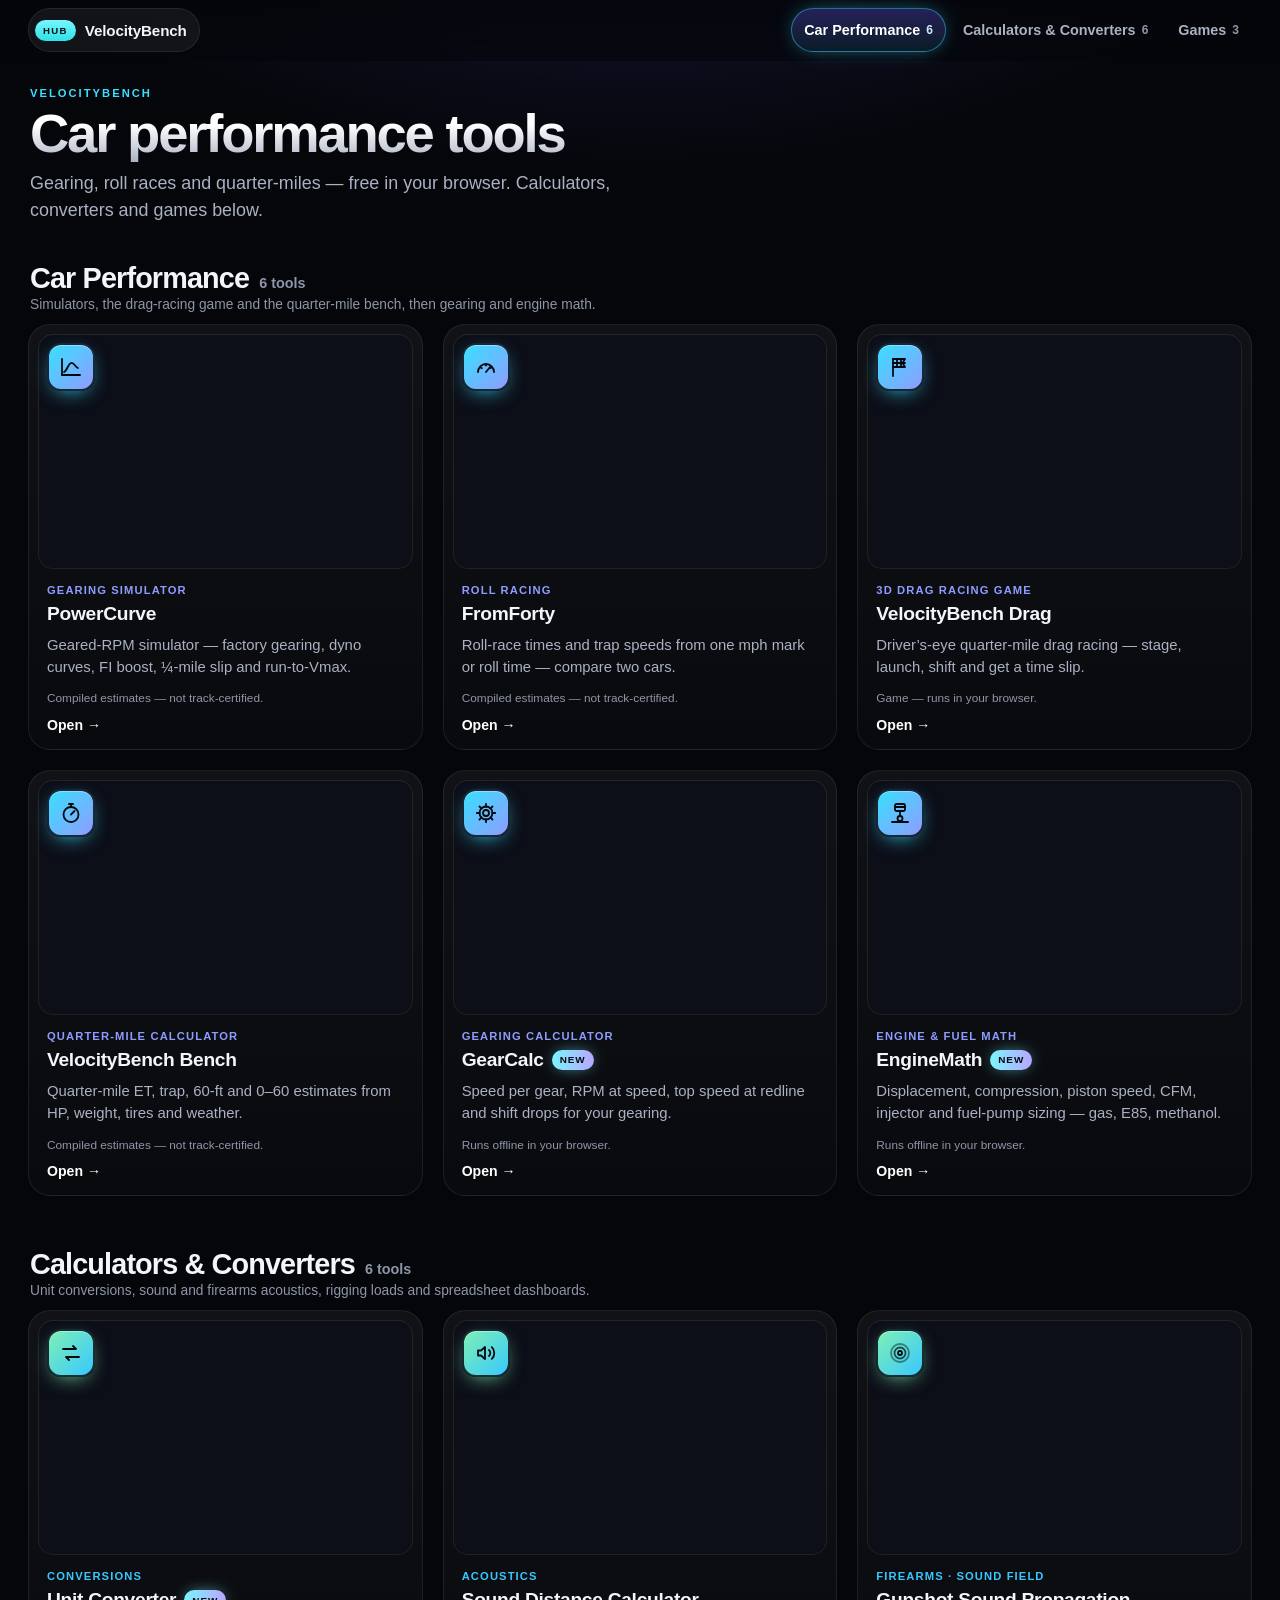
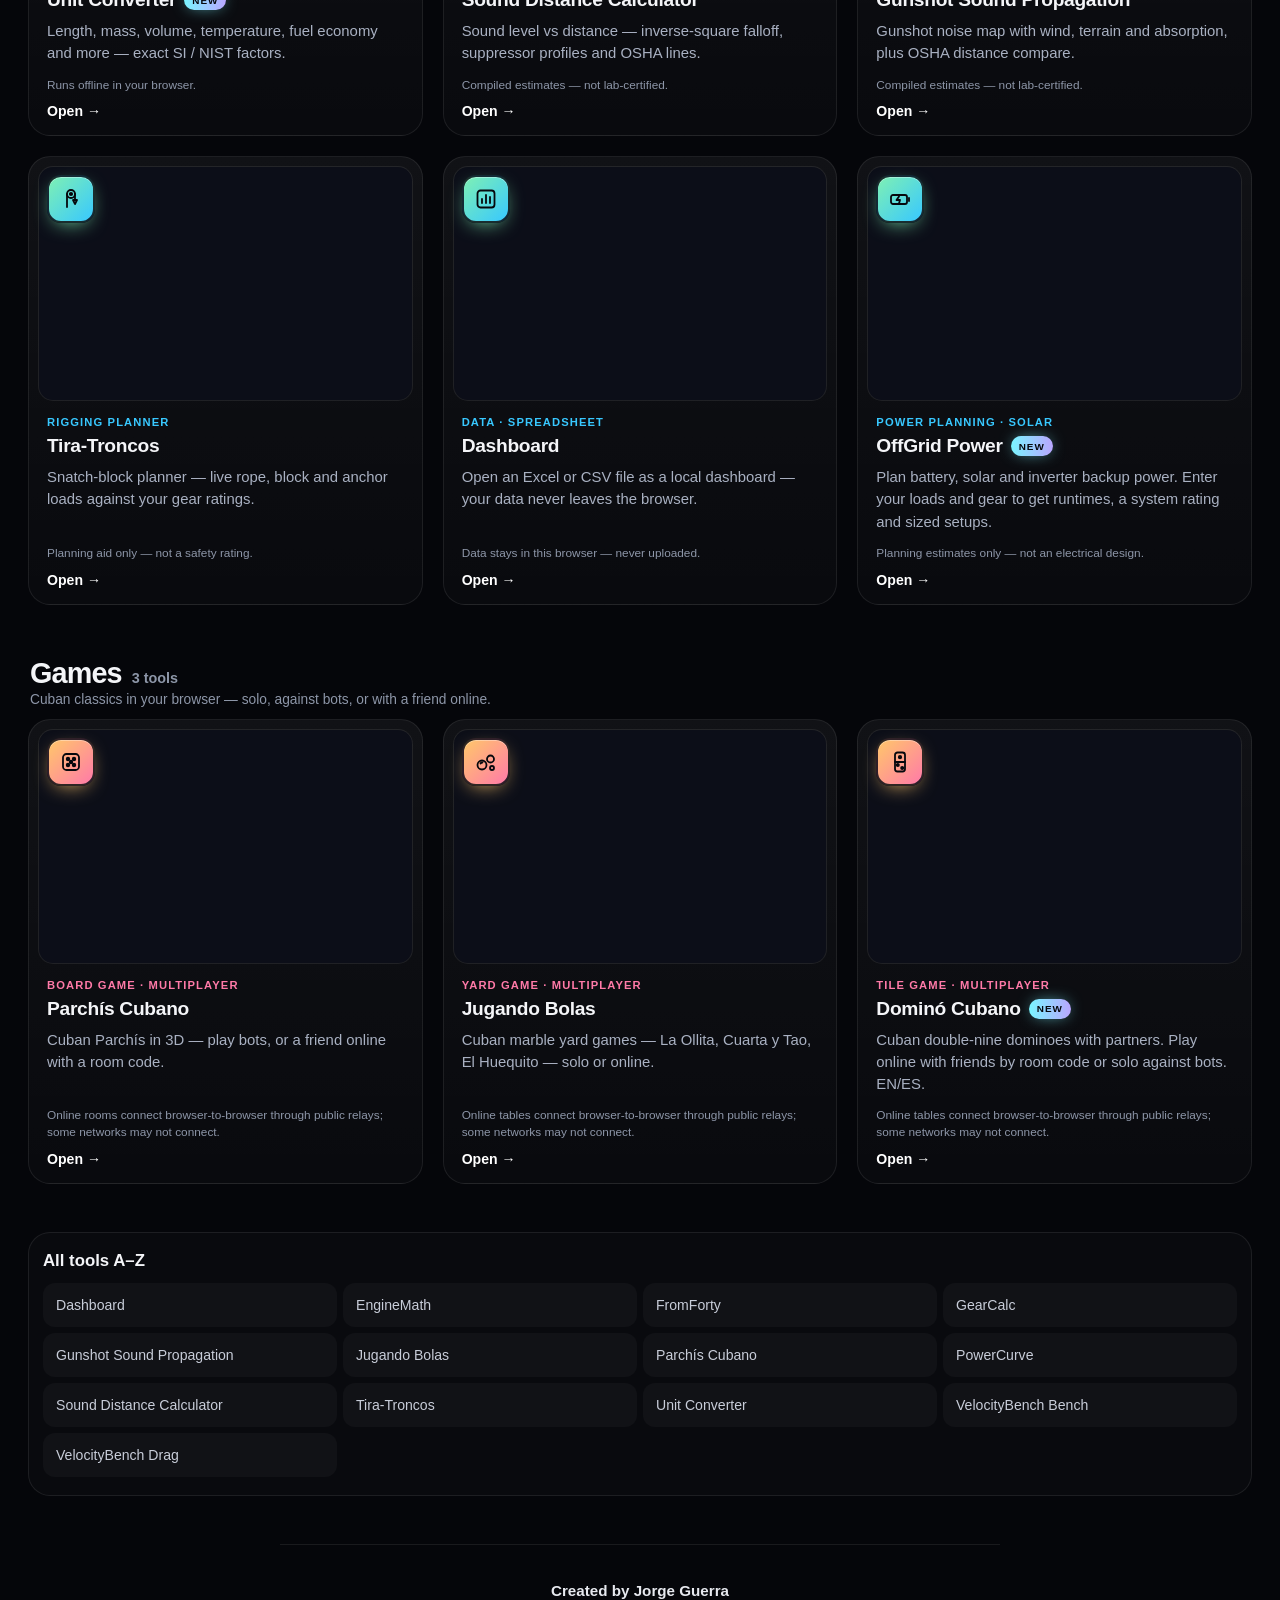
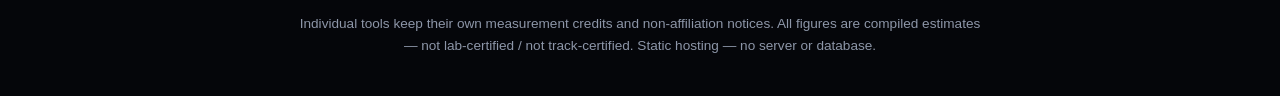
<file: index.html>
<!DOCTYPE html>
<html lang="en">
<head>
  <meta charset="utf-8">
  <meta name="viewport" content="width=device-width, initial-scale=1, viewport-fit=cover">
  <title>VelocityBench · Car Performance Tools Hub</title>
  <meta name="description" content="Car performance tools by Jorge Guerra — PowerCurve, FromForty, VelocityBench Drag and Bench, GearCalc and EngineMath — plus calculators, converters and games: Unit Converter, Sound Distance Calculator, Gunshot Sound Propagation, Tira-Troncos, Dashboard, Parchís Cubano, Jugando Bolas.">
  <link rel="canonical" href="https://velocitybench.com/">
  <meta property="og:title" content="VelocityBench · Car Performance Tools Hub">
  <meta property="og:description" content="Car performance tools — PowerCurve, FromForty, VelocityBench Drag, VelocityBench Bench, GearCalc, EngineMath — plus Unit Converter, Sound Distance Calculator, Gunshot Sound Propagation, Tira-Troncos, Dashboard, Parchís Cubano, Jugando Bolas.">
  <meta property="og:url" content="https://velocitybench.com/">
  <meta property="og:type" content="website">
  <meta property="og:image" content="https://velocitybench.com/og.png">
  <meta property="og:site_name" content="VelocityBench">
  <meta name="twitter:card" content="summary_large_image">
  <meta name="twitter:title" content="VelocityBench · Car Performance Tools Hub">
  <meta name="twitter:description" content="Car performance tools — PowerCurve, FromForty, VelocityBench Drag, VelocityBench Bench, GearCalc, EngineMath — plus Unit Converter, Sound Distance Calculator, Gunshot Sound Propagation, Tira-Troncos, Dashboard, Parchís Cubano, Jugando Bolas.">
  <meta name="twitter:image" content="https://velocitybench.com/og.png">
  <meta name="robots" content="index,follow">
  <meta name="theme-color" content="#05060a">
  <meta name="color-scheme" content="dark">
  <link rel="icon" href="data:image/svg+xml,%3Csvg xmlns='http://www.w3.org/2000/svg' viewBox='0 0 32 32'%3E%3Crect width='32' height='32' rx='8' fill='%2305060a'/%3E%3Cpath d='M7 9l9 15 9-15' fill='none' stroke='%2338e0ff' stroke-width='3.5' stroke-linecap='round' stroke-linejoin='round'/%3E%3C/svg%3E">
  <style>
:root{--bg:#05060a;--ink:#f4f5f8;--muted:#a9b1c2;--dim:#8d96a8;--line:rgba(255,255,255,.08);--line2:rgba(255,255,255,.14);--violet:#8f9cff;--cyan:#38e0ff;--ease:cubic-bezier(.2,.8,.2,1);
--sans:-apple-system,BlinkMacSystemFont,"Segoe UI Variable Text","Segoe UI",Roboto,"Helvetica Neue",Arial,sans-serif;color-scheme:dark}
*{box-sizing:border-box}
html{-webkit-text-size-adjust:100%;scroll-padding-top:76px}
@media (prefers-reduced-motion:no-preference){html{scroll-behavior:smooth}}
body{margin:0;min-height:100vh;font-family:var(--sans);color:var(--ink);background:var(--bg) radial-gradient(1000px 560px at 50% -220px,rgba(108,92,255,.26),transparent 70%) no-repeat;-webkit-font-smoothing:antialiased;text-rendering:optimizeLegibility;overflow-x:hidden}
img{display:block;max-width:100%;height:auto}
a{color:inherit}
:focus-visible{outline:2px solid var(--cyan);outline-offset:3px}
.skip{position:absolute;left:12px;top:-60px;z-index:60;display:inline-flex;align-items:center;min-height:44px;padding:0 18px;border-radius:12px;background:#fff;color:#07080d;font-weight:700;text-decoration:none}
.skip:focus{top:8px}
.shell{width:100%;max-width:1280px;margin:0 auto;padding:0 12px}
/* sticky bar: brand + section nav */
.bar{position:sticky;top:0;z-index:40;padding:8px 0;margin:0 -12px;padding-left:12px;padding-right:12px;background:linear-gradient(180deg,rgba(5,6,10,.92),rgba(5,6,10,.78));-webkit-backdrop-filter:saturate(180%) blur(18px);backdrop-filter:saturate(180%) blur(18px);border-bottom:1px solid transparent;transition:border-color .3s}
.bar.stuck{border-bottom-color:var(--line)}
.bar-in{display:flex;align-items:center;gap:8px;max-width:1280px;margin:0 auto}
.brand{flex:0 0 auto;display:inline-flex;align-items:center;gap:9px;min-height:44px;padding:0 12px 0 6px;border-radius:999px;text-decoration:none;font-weight:680;font-size:.95rem;letter-spacing:-.01em;background:rgba(255,255,255,.06);border:1px solid var(--line)}
.brand b{font-size:.6rem;font-weight:800;letter-spacing:.14em;padding:5px 8px;border-radius:999px;color:#061018;background:linear-gradient(180deg,#7af5ff,#2de2e6)}
.brand span{display:none}
.secnav{flex:1 1 auto;min-width:0;display:flex;justify-content:flex-end;gap:4px}
.secnav a{position:relative;display:inline-flex;align-items:center;justify-content:center;gap:6px;min-height:44px;min-width:44px;padding:0 12px;border-radius:999px;color:var(--muted);text-decoration:none;font-size:.9rem;font-weight:600;white-space:nowrap;border:1px solid transparent;transition:color .25s,background .25s,border-color .25s,box-shadow .25s}
.secnav a:hover{color:#fff;background:rgba(255,255,255,.06)}
.secnav a[aria-current=true]{color:#fff;border-color:rgba(56,224,255,.45);background:linear-gradient(180deg,rgba(108,92,255,.32),rgba(56,224,255,.1));box-shadow:0 0 22px -8px rgba(56,224,255,.8)}
.secnav i{font-style:normal;font-size:.75rem;color:var(--dim);font-variant-numeric:tabular-nums}
.secnav a[aria-current=true] i{color:#cfe9f3}
.secnav .long{display:none}
/* intro */
.intro{padding:14px 2px 6px}
.kicker{margin:0 0 6px;color:var(--cyan);font-size:.7rem;font-weight:700;letter-spacing:.18em;text-transform:uppercase}
.intro h1{margin:0;font-size:clamp(1.65rem,6.4vw,3.4rem);font-weight:760;letter-spacing:-.04em;line-height:1.05;background:linear-gradient(180deg,#fff 35%,#aab2c4);-webkit-background-clip:text;background-clip:text;color:transparent;text-wrap:balance}
.lede{margin:8px 0 0;max-width:60ch;color:var(--muted);font-size:clamp(.95rem,2vw,1.12rem);line-height:1.5}
/* sections */
.cat{margin-top:22px;--a1:#38e0ff;--a2:#8f9cff}
.cat[data-s=calc]{--a1:#7ef0b4;--a2:#38c8ff}
.cat[data-s=games]{--a1:#ffc76a;--a2:#ff7aa8}
.cat-head{display:flex;flex-wrap:wrap;align-items:baseline;gap:2px 10px;margin:0 2px 12px}
.cat-head h2{margin:0;font-size:clamp(1.25rem,2.6vw,1.8rem);font-weight:720;letter-spacing:-.03em}
.cat-n{color:var(--dim);font-size:.9rem;font-weight:600}
.cat-sub{flex:1 1 100%;margin:0;color:var(--dim);font-size:.86rem}
.grid{list-style:none;margin:0;padding:0;display:grid;grid-template-columns:minmax(0,1fr);gap:10px}
.grid>li{display:flex;min-width:0}
.card{position:relative;display:grid;grid-template-columns:44px minmax(0,1fr);gap:12px;align-items:start;width:100%;padding:13px 14px;border-radius:18px;text-decoration:none;color:inherit;background:linear-gradient(180deg,rgba(255,255,255,.05),rgba(255,255,255,.018));border:1px solid var(--line);transition:transform .4s var(--ease),box-shadow .4s var(--ease),border-color .4s,background .4s;-webkit-tap-highlight-color:transparent}
.card::after{content:"";position:absolute;inset:-1px;border-radius:inherit;pointer-events:none;opacity:0;background:radial-gradient(240px 140px at var(--mx,30%) var(--my,0%),color-mix(in srgb,var(--a1) 22%,transparent),transparent 70%);transition:opacity .4s}
.thumb{display:none}
.ico{grid-row:1/3;display:grid;place-items:center;width:44px;height:44px;border-radius:13px;color:#06080d;background:linear-gradient(135deg,var(--a1),var(--a2));box-shadow:0 6px 20px -8px var(--a1),inset 0 1px 0 rgba(255,255,255,.35);transition:transform .4s var(--ease)}
.ic{width:24px;height:24px}
.c-top{display:flex;align-items:center;gap:8px;min-width:0}
.card h3{margin:0;font-size:1.04rem;font-weight:670;letter-spacing:-.015em;line-height:1.25}
.new{flex:0 0 auto;display:inline-flex;align-items:center;height:20px;padding:0 8px;border-radius:999px;font-size:.62rem;font-weight:800;letter-spacing:.1em;text-transform:uppercase;color:#06080d;background:linear-gradient(90deg,#7af5ff,#b9a6ff);box-shadow:0 0 16px -4px rgba(122,245,255,.8)}
.c-body{min-width:0}
.c-tag{display:none}
.c-desc{margin:3px 0 0;color:var(--muted);font-size:.88rem;line-height:1.45}
.c-note{margin:5px 0 0;color:var(--dim);font-size:.74rem;line-height:1.4}
.c-go{display:none}
@media (hover:hover){
 .card:hover{transform:translateY(-4px);border-color:color-mix(in srgb,var(--a1) 45%,transparent);box-shadow:0 26px 50px -24px rgba(0,0,0,.95),0 0 44px -16px color-mix(in srgb,var(--a1) 70%,transparent)}
 .card:hover::after{opacity:1}
 .card:hover .ico{transform:rotate(-6deg) scale(1.06)}
 .card:hover .thumb img{transform:scale(1.045)}
 .card:hover .c-go span{transform:translateX(4px)}
}
.card:active{transform:translateY(-2px) scale(.985);border-color:color-mix(in srgb,var(--a1) 55%,transparent);box-shadow:0 0 36px -12px color-mix(in srgb,var(--a1) 80%,transparent)}
.card:active::after{opacity:1}
.card:focus-visible{outline:2px solid var(--cyan);outline-offset:3px;border-color:rgba(56,224,255,.6);box-shadow:0 0 0 6px rgba(56,224,255,.16),0 0 46px -14px rgba(56,224,255,.75)}
.card:focus-visible::after{opacity:1}
/* scroll reveal (JS adds .pre only to below-the-fold cards) */
.pre{opacity:0;transform:translateY(16px)}
.pre.in{opacity:1;transform:none;transition:opacity .55s var(--ease),transform .55s var(--ease);transition-delay:var(--d,0ms)}
/* A–Z */
.az{margin-top:48px;padding:18px 14px;border-radius:22px;border:1px solid var(--line);background:rgba(255,255,255,.02)}
.az h2{margin:0 0 12px;font-size:1.05rem;font-weight:680}
.az ul{list-style:none;margin:0;padding:0;display:grid;grid-template-columns:repeat(2,minmax(0,1fr));gap:6px}
.az a{display:flex;align-items:center;min-height:44px;padding:0 12px;border-radius:12px;color:#c8cdd9;text-decoration:none;font-size:.88rem;background:rgba(255,255,255,.03);border:1px solid transparent;overflow-wrap:anywhere;transition:color .2s,border-color .2s,background .2s}
.az a:hover{color:#fff;border-color:rgba(160,170,255,.35);background:rgba(255,255,255,.06)}
.site-footer{text-align:center;max-width:720px;margin:48px auto 0;padding:24px 16px 40px;border-top:1px solid var(--line);color:var(--dim);font-size:.85rem}
.site-footer strong{color:#e7e9ef;font-size:.95rem;font-weight:600}
.footer-note{line-height:1.6;margin:10px 0 0}
@media (min-width:420px){.brand span{display:inline}}
@media (min-width:600px){
 .shell{padding:0 20px}.bar{margin:0 -20px;padding-left:20px;padding-right:20px}
 .grid{grid-template-columns:repeat(2,minmax(0,1fr));gap:16px}
 .card{display:flex;flex-direction:column;padding:10px 10px 16px;gap:0;border-radius:22px}
 .thumb{display:block;position:relative;flex:0 0 auto;width:100%;height:auto;aspect-ratio:16/10;overflow:hidden;border-radius:14px;box-shadow:0 0 0 1px rgba(255,255,255,.08);background:#0c0e18}
 .thumb picture{display:block;position:absolute;inset:0}
 .thumb img{position:absolute;inset:0;width:100%;height:100%;object-fit:cover;object-position:top left;transition:transform .8s var(--ease)}
 .ico{position:absolute;top:18px;left:18px;z-index:2;border:2px solid rgba(11,13,21,.85);width:48px;height:48px;border-radius:14px}
 .c-body{display:flex;flex-direction:column;flex:1;padding:16px 8px 0}
 .c-tag{display:block;margin:0 0 6px;color:var(--a2);font-size:.7rem;font-weight:700;letter-spacing:.1em;text-transform:uppercase}
 .card h3{font-size:1.2rem}
 .c-desc{margin-top:8px;font-size:.93rem;line-height:1.5}
 .c-note{margin:auto 0 0;padding-top:12px}
 .c-go{display:block;margin-top:10px;font-size:.88rem;font-weight:650;color:#fff}
 .c-go span{display:inline-block;transition:transform .35s var(--ease)}
 .az ul{grid-template-columns:repeat(3,minmax(0,1fr))}
}
@media (min-width:760px){.secnav .long{display:inline}.secnav .short{display:none}}
@media (min-width:980px){
 .shell{padding:0 28px}.bar{margin:0 -28px;padding-left:28px;padding-right:28px}
 html{scroll-padding-top:84px}
 .intro{padding:26px 2px 8px}
 .grid{grid-template-columns:repeat(3,minmax(0,1fr));gap:20px}
 .cat{margin-top:30px}.cat+.cat{margin-top:52px}
 .az ul{grid-template-columns:repeat(4,minmax(0,1fr))}
}
@media (min-width:1600px){.shell,.bar-in{max-width:1560px}}
@media (prefers-reduced-motion:reduce){*,*::before,*::after{animation:none!important;transition:none!important}.card:hover,.card:active,.card:hover .ico,.card:hover .thumb img{transform:none!important}.pre{opacity:1;transform:none}}
  </style>
</head>
<body>
  <svg xmlns="http://www.w3.org/2000/svg" style="display:none" aria-hidden="true"><symbol id="i-drag" viewBox="0 0 24 24" fill="none" stroke="currentColor" stroke-width="1.8" stroke-linecap="round" stroke-linejoin="round"><path d="M5 21V4"/><path d="M5 4h12l-2.5 4L17 12H5"/><path d="M9 4v8M13 4v8M5 8h12"/></symbol><symbol id="i-parchis" viewBox="0 0 24 24" fill="none" stroke="currentColor" stroke-width="1.8" stroke-linecap="round" stroke-linejoin="round"><rect x="4" y="4" width="16" height="16" rx="3.5"/><circle cx="9" cy="9" r="1.3" fill="currentColor"/><circle cx="15" cy="15" r="1.3" fill="currentColor"/><circle cx="15" cy="9" r="1.3" fill="currentColor"/><circle cx="9" cy="15" r="1.3" fill="currentColor"/><circle cx="12" cy="12" r="1.3" fill="currentColor"/></symbol><symbol id="i-bolas" viewBox="0 0 24 24" fill="none" stroke="currentColor" stroke-width="1.8" stroke-linecap="round" stroke-linejoin="round"><circle cx="8" cy="15" r="4.5"/><circle cx="16.5" cy="9" r="3.5"/><circle cx="18" cy="18" r="2"/><path d="M6.5 13.5a2 2 0 0 1 2-1"/></symbol><symbol id="i-bench" viewBox="0 0 24 24" fill="none" stroke="currentColor" stroke-width="1.8" stroke-linecap="round" stroke-linejoin="round"><circle cx="12" cy="13.5" r="7.5"/><path d="M12 13.5 15.5 10"/><path d="M10 3h4M12 3v3"/></symbol><symbol id="i-powercurve" viewBox="0 0 24 24" fill="none" stroke="currentColor" stroke-width="1.8" stroke-linecap="round" stroke-linejoin="round"><path d="M3 20h18"/><path d="M3 20V4"/><path d="M5 17c3-1 4-8 7-9s4 4 7 5"/></symbol><symbol id="i-fromforty" viewBox="0 0 24 24" fill="none" stroke="currentColor" stroke-width="1.8" stroke-linecap="round" stroke-linejoin="round"><path d="M4 17a8 8 0 1 1 16 0"/><path d="M12 17l4-5"/><path d="M6.5 12.5 7.8 13.3M12 9v1.5M17.5 12.5l-1.3.8"/></symbol><symbol id="i-gearcalc" viewBox="0 0 24 24" fill="none" stroke="currentColor" stroke-width="1.8" stroke-linecap="round" stroke-linejoin="round"><circle cx="12" cy="12" r="3"/><path d="M12 2.8v3M12 18.2v3M21.2 12h-3M5.8 12h-3M18.5 5.5l-2.1 2.1M7.6 16.4l-2.1 2.1M18.5 18.5l-2.1-2.1M7.6 7.6 5.5 5.5"/><circle cx="12" cy="12" r="6.5"/></symbol><symbol id="i-enginemath" viewBox="0 0 24 24" fill="none" stroke="currentColor" stroke-width="1.8" stroke-linecap="round" stroke-linejoin="round"><rect x="7" y="3" width="10" height="7" rx="1.5"/><path d="M7 6h10"/><path d="M12 10v5"/><circle cx="12" cy="17.5" r="2.5"/><path d="M4 21h16"/></symbol><symbol id="i-sdc" viewBox="0 0 24 24" fill="none" stroke="currentColor" stroke-width="1.8" stroke-linecap="round" stroke-linejoin="round"><path d="M4 9.5h3l4-3.5v12l-4-3.5H4z"/><path d="M15 9a4 4 0 0 1 0 6"/><path d="M17.8 6.2a8 8 0 0 1 0 11.6"/></symbol><symbol id="i-gsps" viewBox="0 0 24 24" fill="none" stroke="currentColor" stroke-width="1.8" stroke-linecap="round" stroke-linejoin="round"><circle cx="12" cy="12" r="2"/><circle cx="12" cy="12" r="5.5" opacity=".7"/><circle cx="12" cy="12" r="9" opacity=".45"/></symbol><symbol id="i-tira" viewBox="0 0 24 24" fill="none" stroke="currentColor" stroke-width="1.8" stroke-linecap="round" stroke-linejoin="round"><circle cx="12" cy="7" r="4"/><circle cx="12" cy="7" r="1.2" fill="currentColor"/><path d="M8 7v13M16 7v6"/><path d="M14 13h4l-2 4z"/></symbol><symbol id="i-units" viewBox="0 0 24 24" fill="none" stroke="currentColor" stroke-width="1.8" stroke-linecap="round" stroke-linejoin="round"><path d="M4 8h13l-3-3M20 16H7l3 3"/></symbol><symbol id="i-dash" viewBox="0 0 24 24" fill="none" stroke="currentColor" stroke-width="1.8" stroke-linecap="round" stroke-linejoin="round"><rect x="3.5" y="3.5" width="17" height="17" rx="3"/><path d="M8 16v-4M12 16V8M16 16v-6"/></symbol><symbol id="i-domino" viewBox="0 0 24 24" fill="none" stroke="currentColor" stroke-width="1.8" stroke-linecap="round" stroke-linejoin="round"><rect x="7" y="2.5" width="10" height="19" rx="2.5"/><path d="M7 12h10"/><circle cx="12" cy="7.2" r="1.2" fill="currentColor"/><circle cx="9.8" cy="15" r="1.1" fill="currentColor"/><circle cx="14.2" cy="18" r="1.1" fill="currentColor"/></symbol><symbol id="i-offgrid" viewBox="0 0 24 24" fill="none" stroke="currentColor" stroke-width="1.8" stroke-linecap="round" stroke-linejoin="round"><rect x="3" y="8" width="16" height="9" rx="2"/><path d="M21 11v3"/><path d="M11 9.5 8.5 13H12l-1 3.5"/></symbol><symbol id="i-search" viewBox="0 0 24 24" fill="none" stroke="currentColor" stroke-width="1.8" stroke-linecap="round" stroke-linejoin="round"><circle cx="11" cy="11" r="7"/><path d="m20 20-3.5-3.5"/></symbol></svg>
  <a class="skip" href="#tools">Skip to tools</a>
  <div class="shell">
    <header class="bar" id="bar"><div class="bar-in">
      <a class="brand" href="https://velocitybench.com/" aria-current="page"><b>HUB</b><span>VelocityBench</span></a>
      <nav class="secnav" aria-label="Sections"><a href="#car"><span class="long">Car Performance</span><span class="short">Car</span> <i>6</i></a><a href="#calc"><span class="long">Calculators &amp; Converters</span><span class="short">Calculators</span> <i>6</i></a><a href="#games"><span class="long">Games</span><span class="short">Games</span> <i>3</i></a></nav>
    </div></header>

    <div class="intro">
      <p class="kicker">VelocityBench</p>
      <h1>Car performance tools</h1>
      <p class="lede">Gearing, roll races and quarter-miles — free in your browser. Calculators, converters and games below.</p>
    </div>

    <main id="tools" tabindex="-1">
<section class="cat" id="car" data-s="car" aria-labelledby="h-car"><header class="cat-head"><h2 id="h-car">Car Performance</h2><span class="cat-n">6 tools</span><p class="cat-sub">Simulators, the drag-racing game and the quarter-mile bench, then gearing and engine math.</p></header>
<ul class="grid">
<li data-kw="powercurve power curve dyno gearing rpm vmax geared-rpm simulator with factory tx, dyno curves, fi/ev/hybrid, quarter-mile markers, and run-to-vmax."><a class="card" href="https://01ls1z28-coder.github.io/velocitybench-powercurve/" rel="noopener"><div class="thumb"><picture><source media="(max-width:599px)" srcset="[data-uri]"><source type="image/avif" srcset="img/hub/powercurve-480.avif 480w, img/hub/powercurve-960.avif 960w" sizes="(min-width:1600px) 490px, (min-width:980px) 31vw, 46vw"><img src="img/hub/powercurve-480.webp" srcset="img/hub/powercurve-480.webp 480w, img/hub/powercurve-960.webp 960w" sizes="(min-width:1600px) 490px, (min-width:980px) 31vw, 46vw" width="480" height="300" alt="" loading="eager" decoding="async" fetchpriority="high"></picture></div><span class="ico"><svg class="ic" aria-hidden="true" focusable="false"><use href="#i-powercurve"/></svg></span><div class="c-body"><p class="c-tag">Gearing simulator</p><div class="c-top"><h3>PowerCurve</h3></div><p class="c-desc">Geared-RPM simulator — factory gearing, dyno curves, FI boost, ¼-mile slip and run-to-Vmax.</p><p class="c-note">Compiled estimates — not track-certified.</p><span class="c-go" aria-hidden="true">Open <span>→</span></span></div></a></li>
<li data-kw="fromforty from forty roll racing 40 roll-racing calculator."><a class="card" href="https://01ls1z28-coder.github.io/fromforty/" rel="noopener"><div class="thumb"><picture><source media="(max-width:599px)" srcset="[data-uri]"><source type="image/avif" srcset="img/hub/fromforty-480.avif 480w, img/hub/fromforty-960.avif 960w" sizes="(min-width:1600px) 490px, (min-width:980px) 31vw, 46vw"><img src="img/hub/fromforty-480.webp" srcset="img/hub/fromforty-480.webp 480w, img/hub/fromforty-960.webp 960w" sizes="(min-width:1600px) 490px, (min-width:980px) 31vw, 46vw" width="480" height="300" alt="" loading="eager" decoding="async" fetchpriority="high"></picture></div><span class="ico"><svg class="ic" aria-hidden="true" focusable="false"><use href="#i-fromforty"/></svg></span><div class="c-body"><p class="c-tag">Roll racing</p><div class="c-top"><h3>FromForty</h3></div><p class="c-desc">Roll-race times and trap speeds from one mph mark or roll time — compare two cars.</p><p class="c-note">Compiled estimates — not track-certified.</p><span class="c-go" aria-hidden="true">Open <span>→</span></span></div></a></li>
<li data-kw="drag 3d racing quarter mile game line up a garage car on the strip, stage, launch and shift through the quarter mile with live gauges, tire choice and a time slip."><a class="card" href="https://01ls1z28-coder.github.io/velocitybench-drag/" rel="noopener"><div class="thumb"><picture><source media="(max-width:599px)" srcset="[data-uri]"><source type="image/avif" srcset="img/hub/drag-480.avif 480w, img/hub/drag-960.avif 960w" sizes="(min-width:1600px) 490px, (min-width:980px) 31vw, 46vw"><img src="img/hub/drag-480.webp" srcset="img/hub/drag-480.webp 480w, img/hub/drag-960.webp 960w" sizes="(min-width:1600px) 490px, (min-width:980px) 31vw, 46vw" width="480" height="300" alt="" loading="eager" decoding="async" fetchpriority="high"></picture></div><span class="ico"><svg class="ic" aria-hidden="true" focusable="false"><use href="#i-drag"/></svg></span><div class="c-body"><p class="c-tag">3D drag racing game</p><div class="c-top"><h3>VelocityBench Drag</h3></div><p class="c-desc">Driver’s-eye quarter-mile drag racing — stage, launch, shift and get a time slip.</p><p class="c-note">Game — runs in your browser.</p><span class="c-go" aria-hidden="true">Open <span>→</span></span></div></a></li>
<li data-kw="bench quarter mile et trap weather density altitude da garage fleet, weather/da, tires, time slip, and race compare on a gauge-and-chart bench."><a class="card" href="https://velocitybench.com/bench/" rel="noopener"><div class="thumb"><picture><source media="(max-width:599px)" srcset="[data-uri]"><source type="image/avif" srcset="img/hub/bench-480.avif 480w, img/hub/bench-960.avif 960w" sizes="(min-width:1600px) 490px, (min-width:980px) 31vw, 46vw"><img src="img/hub/bench-480.webp" srcset="img/hub/bench-480.webp 480w, img/hub/bench-960.webp 960w" sizes="(min-width:1600px) 490px, (min-width:980px) 31vw, 46vw" width="480" height="300" alt="" loading="lazy" decoding="async"></picture></div><span class="ico"><svg class="ic" aria-hidden="true" focusable="false"><use href="#i-bench"/></svg></span><div class="c-body"><p class="c-tag">Quarter-mile calculator</p><div class="c-top"><h3>VelocityBench Bench</h3></div><p class="c-desc">Quarter-mile ET, trap, 60-ft and 0–60 estimates from HP, weight, tires and weather.</p><p class="c-note">Compiled estimates — not track-certified.</p><span class="c-go" aria-hidden="true">Open <span>→</span></span></div></a></li>
<li data-kw="gearcalc gear calc gearing rpm speed final drive tire rpm at speed and speed per gear from your transmission, final drive and tire size — presets, plus compare two setups."><a class="card" href="https://01ls1z28-coder.github.io/gearcalc/" rel="noopener"><div class="thumb"><picture><source media="(max-width:599px)" srcset="[data-uri]"><source type="image/avif" srcset="img/hub/gearcalc-480.avif 480w, img/hub/gearcalc-960.avif 960w" sizes="(min-width:1600px) 490px, (min-width:980px) 31vw, 46vw"><img src="img/hub/gearcalc-480.webp" srcset="img/hub/gearcalc-480.webp 480w, img/hub/gearcalc-960.webp 960w" sizes="(min-width:1600px) 490px, (min-width:980px) 31vw, 46vw" width="480" height="300" alt="" loading="lazy" decoding="async"></picture></div><span class="ico"><svg class="ic" aria-hidden="true" focusable="false"><use href="#i-gearcalc"/></svg></span><div class="c-body"><p class="c-tag">Gearing calculator</p><div class="c-top"><h3>GearCalc</h3><span class="new">New</span></div><p class="c-desc">Speed per gear, RPM at speed, top speed at redline and shift drops for your gearing.</p><p class="c-note">Runs offline in your browser.</p><span class="c-go" aria-hidden="true">Open <span>→</span></span></div></a></li>
<li data-kw="enginemath engine math displacement compression cfm injector e85 methanol fuel pump displacement, compression ratio, piston speed, airflow, injector size for gas, e85 or methanol, and fuel pump flow."><a class="card" href="https://01ls1z28-coder.github.io/enginemath/" rel="noopener"><div class="thumb"><picture><source media="(max-width:599px)" srcset="[data-uri]"><source type="image/avif" srcset="img/hub/enginemath-480.avif 480w, img/hub/enginemath-960.avif 960w" sizes="(min-width:1600px) 490px, (min-width:980px) 31vw, 46vw"><img src="img/hub/enginemath-480.webp" srcset="img/hub/enginemath-480.webp 480w, img/hub/enginemath-960.webp 960w" sizes="(min-width:1600px) 490px, (min-width:980px) 31vw, 46vw" width="480" height="300" alt="" loading="lazy" decoding="async"></picture></div><span class="ico"><svg class="ic" aria-hidden="true" focusable="false"><use href="#i-enginemath"/></svg></span><div class="c-body"><p class="c-tag">Engine &amp; fuel math</p><div class="c-top"><h3>EngineMath</h3><span class="new">New</span></div><p class="c-desc">Displacement, compression, piston speed, CFM, injector and fuel-pump sizing — gas, E85, methanol.</p><p class="c-note">Runs offline in your browser.</p><span class="c-go" aria-hidden="true">Open <span>→</span></span></div></a></li>
</ul></section>
<section class="cat" id="calc" data-s="calc" aria-labelledby="h-calc"><header class="cat-head"><h2 id="h-calc">Calculators &amp; Converters</h2><span class="cat-n">6 tools</span><p class="cat-sub">Unit conversions, sound and firearms acoustics, rigging loads and spreadsheet dashboards.</p></header>
<ul class="grid">
<li data-kw="unit converter units conversion convert metric imperial convert length, mass, volume, temperature, fuel economy and more — exact factors, every unit on one screen."><a class="card" href="https://01ls1z28-coder.github.io/unit-converter/" rel="noopener"><div class="thumb"><picture><source media="(max-width:599px)" srcset="[data-uri]"><source type="image/avif" srcset="img/hub/units-480.avif 480w, img/hub/units-960.avif 960w" sizes="(min-width:1600px) 490px, (min-width:980px) 31vw, 46vw"><img src="img/hub/units-480.webp" srcset="img/hub/units-480.webp 480w, img/hub/units-960.webp 960w" sizes="(min-width:1600px) 490px, (min-width:980px) 31vw, 46vw" width="480" height="300" alt="" loading="lazy" decoding="async"></picture></div><span class="ico"><svg class="ic" aria-hidden="true" focusable="false"><use href="#i-units"/></svg></span><div class="c-body"><p class="c-tag">Conversions</p><div class="c-top"><h3>Unit Converter</h3><span class="new">New</span></div><p class="c-desc">Length, mass, volume, temperature, fuel economy and more — exact SI / NIST factors.</p><p class="c-note">Runs offline in your browser.</p><span class="c-go" aria-hidden="true">Open <span>→</span></span></div></a></li>
<li data-kw="sdc sound distance acoustics suppressor spl osha decibel db how suppressor muzzle levels fall off with distance — inverse-square spl curves with osha reference lines."><a class="card" href="https://01ls1z28-coder.github.io/sound-distance-calculator/" rel="noopener"><div class="thumb"><picture><source media="(max-width:599px)" srcset="[data-uri]"><source type="image/avif" srcset="img/hub/sdc-480.avif 480w, img/hub/sdc-960.avif 960w" sizes="(min-width:1600px) 490px, (min-width:980px) 31vw, 46vw"><img src="img/hub/sdc-480.webp" srcset="img/hub/sdc-480.webp 480w, img/hub/sdc-960.webp 960w" sizes="(min-width:1600px) 490px, (min-width:980px) 31vw, 46vw" width="480" height="300" alt="" loading="lazy" decoding="async"></picture></div><span class="ico"><svg class="ic" aria-hidden="true" focusable="false"><use href="#i-sdc"/></svg></span><div class="c-body"><p class="c-tag">Acoustics</p><div class="c-top"><h3>Sound Distance Calculator</h3></div><p class="c-desc">Sound level vs distance — inverse-square falloff, suppressor profiles and OSHA lines.</p><p class="c-note">Compiled estimates — not lab-certified.</p><span class="c-go" aria-hidden="true">Open <span>→</span></span></div></a></li>
<li data-kw="gsps gunshot sound propagation firearms wind terrain osha map a shot’s sound field with wind, terrain, and bare vs suppressed profiles — plus osha distance tables."><a class="card" href="https://01ls1z28-coder.github.io/gunshot-sound-propagation/" rel="noopener"><div class="thumb"><picture><source media="(max-width:599px)" srcset="[data-uri]"><source type="image/avif" srcset="img/hub/gsps-480.avif 480w, img/hub/gsps-960.avif 960w" sizes="(min-width:1600px) 490px, (min-width:980px) 31vw, 46vw"><img src="img/hub/gsps-480.webp" srcset="img/hub/gsps-480.webp 480w, img/hub/gsps-960.webp 960w" sizes="(min-width:1600px) 490px, (min-width:980px) 31vw, 46vw" width="480" height="300" alt="" loading="lazy" decoding="async"></picture></div><span class="ico"><svg class="ic" aria-hidden="true" focusable="false"><use href="#i-gsps"/></svg></span><div class="c-body"><p class="c-tag">Firearms · Sound field</p><div class="c-top"><h3>Gunshot Sound Propagation</h3></div><p class="c-desc">Gunshot noise map with wind, terrain and absorption, plus OSHA distance compare.</p><p class="c-note">Compiled estimates — not lab-certified.</p><span class="c-go" aria-hidden="true">Open <span>→</span></span></div></a></li>
<li data-kw="tira troncos rigging stump winch snatch block rope anchor stump-pulling planner: drag snatch blocks and anchors, see live rope, block, and anchor loads against your gear ratings."><a class="card" href="https://01ls1z28-coder.github.io/tira-troncos/" rel="noopener"><div class="thumb"><picture><source media="(max-width:599px)" srcset="[data-uri]"><source type="image/avif" srcset="img/hub/tira-480.avif 480w, img/hub/tira-960.avif 960w" sizes="(min-width:1600px) 490px, (min-width:980px) 31vw, 46vw"><img src="img/hub/tira-480.webp" srcset="img/hub/tira-480.webp 480w, img/hub/tira-960.webp 960w" sizes="(min-width:1600px) 490px, (min-width:980px) 31vw, 46vw" width="480" height="300" alt="" loading="lazy" decoding="async"></picture></div><span class="ico"><svg class="ic" aria-hidden="true" focusable="false"><use href="#i-tira"/></svg></span><div class="c-body"><p class="c-tag">Rigging planner</p><div class="c-top"><h3>Tira-Troncos</h3></div><p class="c-desc">Snatch-block planner — live rope, block and anchor loads against your gear ratings.</p><p class="c-note">Planning aid only — not a safety rating.</p><span class="c-go" aria-hidden="true">Open <span>→</span></span></div></a></li>
<li data-kw="dashboard data spreadsheet excel csv fleet board any excel/csv → local header-driven dashboard; data stays in the browser; optional fleet layout when columns match."><a class="card" href="https://01ls1z28-coder.github.io/velocitybench-fleet-board/" rel="noopener"><div class="thumb"><picture><source media="(max-width:599px)" srcset="[data-uri]"><source type="image/avif" srcset="img/hub/dash-480.avif 480w, img/hub/dash-960.avif 960w" sizes="(min-width:1600px) 490px, (min-width:980px) 31vw, 46vw"><img src="img/hub/dash-480.webp" srcset="img/hub/dash-480.webp 480w, img/hub/dash-960.webp 960w" sizes="(min-width:1600px) 490px, (min-width:980px) 31vw, 46vw" width="480" height="300" alt="" loading="lazy" decoding="async"></picture></div><span class="ico"><svg class="ic" aria-hidden="true" focusable="false"><use href="#i-dash"/></svg></span><div class="c-body"><p class="c-tag">Data · Spreadsheet</p><div class="c-top"><h3>Dashboard</h3></div><p class="c-desc">Open an Excel or CSV file as a local dashboard — your data never leaves the browser.</p><p class="c-note">Data stays in this browser — never uploaded.</p><span class="c-go" aria-hidden="true">Open <span>→</span></span></div></a></li>
<li data-kw="offgrid power off-grid battery solar inverter backup generator runtime blackout plan battery, solar and inverter backup power. enter your loads and gear to get runtimes, a system rating and sized setups."><a class="card" href="https://01ls1z28-coder.github.io/offgrid-power/" rel="noopener"><div class="thumb"><picture><source media="(max-width:599px)" srcset="[data-uri]"><source type="image/avif" srcset="img/hub/offgrid-480.avif 480w, img/hub/offgrid-960.avif 960w" sizes="(min-width:1600px) 490px, (min-width:980px) 31vw, 46vw"><img src="img/hub/offgrid-480.webp" srcset="img/hub/offgrid-480.webp 480w, img/hub/offgrid-960.webp 960w" sizes="(min-width:1600px) 490px, (min-width:980px) 31vw, 46vw" width="480" height="300" alt="" loading="lazy" decoding="async"></picture></div><span class="ico"><svg class="ic" aria-hidden="true" focusable="false"><use href="#i-offgrid"/></svg></span><div class="c-body"><p class="c-tag">Power planning · Solar</p><div class="c-top"><h3>OffGrid Power</h3><span class="new">New</span></div><p class="c-desc">Plan battery, solar and inverter backup power. Enter your loads and gear to get runtimes, a system rating and sized setups.</p><p class="c-note">Planning estimates only — not an electrical design.</p><span class="c-go" aria-hidden="true">Open <span>→</span></span></div></a></li>
</ul></section>
<section class="cat" id="games" data-s="games" aria-labelledby="h-games"><header class="cat-head"><h2 id="h-games">Games</h2><span class="cat-n">3 tools</span><p class="cat-sub">Cuban classics in your browser — solo, against bots, or with a friend online.</p></header>
<ul class="grid">
<li data-kw="parchis parchisi ludo board multiplayer cuban parchís in 3d. play against bots or invite a friend online with a room code."><a class="card" href="https://01ls1z28-coder.github.io/parchis-cubano/" rel="noopener"><div class="thumb"><picture><source media="(max-width:599px)" srcset="[data-uri]"><source type="image/avif" srcset="img/hub/parchis-480.avif 480w, img/hub/parchis-960.avif 960w" sizes="(min-width:1600px) 490px, (min-width:980px) 31vw, 46vw"><img src="img/hub/parchis-480.webp" srcset="img/hub/parchis-480.webp 480w, img/hub/parchis-960.webp 960w" sizes="(min-width:1600px) 490px, (min-width:980px) 31vw, 46vw" width="480" height="300" alt="" loading="lazy" decoding="async"></picture></div><span class="ico"><svg class="ic" aria-hidden="true" focusable="false"><use href="#i-parchis"/></svg></span><div class="c-body"><p class="c-tag">Board game · Multiplayer</p><div class="c-top"><h3>Parchís Cubano</h3></div><p class="c-desc">Cuban Parchís in 3D — play bots, or a friend online with a room code.</p><p class="c-note">Online rooms connect browser-to-browser through public relays; some networks may not connect.</p><span class="c-go" aria-hidden="true">Open <span>→</span></span></div></a></li>
<li data-kw="bolas marbles yard multiplayer cuban marble yard games — la ollita, cuarta y tao, el huequito. solo or host a table for a friend online."><a class="card" href="https://01ls1z28-coder.github.io/jugando-bolas/" rel="noopener"><div class="thumb"><picture><source media="(max-width:599px)" srcset="[data-uri]"><source type="image/avif" srcset="img/hub/bolas-480.avif 480w, img/hub/bolas-960.avif 960w" sizes="(min-width:1600px) 490px, (min-width:980px) 31vw, 46vw"><img src="img/hub/bolas-480.webp" srcset="img/hub/bolas-480.webp 480w, img/hub/bolas-960.webp 960w" sizes="(min-width:1600px) 490px, (min-width:980px) 31vw, 46vw" width="480" height="300" alt="" loading="lazy" decoding="async"></picture></div><span class="ico"><svg class="ic" aria-hidden="true" focusable="false"><use href="#i-bolas"/></svg></span><div class="c-body"><p class="c-tag">Yard game · Multiplayer</p><div class="c-top"><h3>Jugando Bolas</h3></div><p class="c-desc">Cuban marble yard games — La Ollita, Cuarta y Tao, El Huequito — solo or online.</p><p class="c-note">Online tables connect browser-to-browser through public relays; some networks may not connect.</p><span class="c-go" aria-hidden="true">Open <span>→</span></span></div></a></li>
<li data-kw="domino dominoes domino cubano double nine partners multiplayer cuban double-nine dominoes with partners. play online with friends by room code or solo against bots. en/es."><a class="card" href="https://01ls1z28-coder.github.io/cuban-domino/" rel="noopener"><div class="thumb"><picture><source media="(max-width:599px)" srcset="[data-uri]"><source type="image/avif" srcset="img/hub/domino-480.avif 480w, img/hub/domino-960.avif 960w" sizes="(min-width:1600px) 490px, (min-width:980px) 31vw, 46vw"><img src="img/hub/domino-480.webp" srcset="img/hub/domino-480.webp 480w, img/hub/domino-960.webp 960w" sizes="(min-width:1600px) 490px, (min-width:980px) 31vw, 46vw" width="480" height="300" alt="" loading="lazy" decoding="async"></picture></div><span class="ico"><svg class="ic" aria-hidden="true" focusable="false"><use href="#i-domino"/></svg></span><div class="c-body"><p class="c-tag">Tile game · Multiplayer</p><div class="c-top"><h3>Dominó Cubano</h3><span class="new">New</span></div><p class="c-desc">Cuban double-nine dominoes with partners. Play online with friends by room code or solo against bots. EN/ES.</p><p class="c-note">Online tables connect browser-to-browser through public relays; some networks may not connect.</p><span class="c-go" aria-hidden="true">Open <span>→</span></span></div></a></li>
</ul></section>
    </main>

    <nav class="az" aria-labelledby="az-h"><h2 id="az-h">All tools A–Z</h2><ul><li><a href="https://01ls1z28-coder.github.io/velocitybench-fleet-board/" rel="noopener">Dashboard</a></li><li><a href="https://01ls1z28-coder.github.io/enginemath/" rel="noopener">EngineMath</a></li><li><a href="https://01ls1z28-coder.github.io/fromforty/" rel="noopener">FromForty</a></li><li><a href="https://01ls1z28-coder.github.io/gearcalc/" rel="noopener">GearCalc</a></li><li><a href="https://01ls1z28-coder.github.io/gunshot-sound-propagation/" rel="noopener">Gunshot Sound Propagation</a></li><li><a href="https://01ls1z28-coder.github.io/jugando-bolas/" rel="noopener">Jugando Bolas</a></li><li><a href="https://01ls1z28-coder.github.io/parchis-cubano/" rel="noopener">Parchís Cubano</a></li><li><a href="https://01ls1z28-coder.github.io/velocitybench-powercurve/" rel="noopener">PowerCurve</a></li><li><a href="https://01ls1z28-coder.github.io/sound-distance-calculator/" rel="noopener">Sound Distance Calculator</a></li><li><a href="https://01ls1z28-coder.github.io/tira-troncos/" rel="noopener">Tira-Troncos</a></li><li><a href="https://01ls1z28-coder.github.io/unit-converter/" rel="noopener">Unit Converter</a></li><li><a href="https://velocitybench.com/bench/" rel="noopener">VelocityBench Bench</a></li><li><a href="https://01ls1z28-coder.github.io/velocitybench-drag/" rel="noopener">VelocityBench Drag</a></li></ul></nav>
  </div>
  <footer class="site-footer">
    <p><strong>Created by Jorge Guerra</strong></p>
    <p class="footer-note">Individual tools keep their own measurement credits and non-affiliation notices. All figures are compiled estimates — not lab-certified / not track-certified. Static hosting — no server or database.</p>
  </footer>
  <script>
(function(){"use strict";
var d=document,bar=d.getElementById("bar"),links=[].slice.call(d.querySelectorAll(".secnav a")),secs=links.map(function(a){return d.getElementById(a.hash.slice(1));});
var rm=window.matchMedia&&matchMedia("(prefers-reduced-motion: reduce)").matches;
function setCur(id){links.forEach(function(a){if(a.hash==="#"+id)a.setAttribute("aria-current","true");else a.removeAttribute("aria-current");});}
function spy(){var y=(bar?bar.offsetHeight:0)+window.innerHeight*0.25,cur=secs[0].id;
 secs.forEach(function(s){if(s.getBoundingClientRect().top<=y)cur=s.id;});
 if(window.innerHeight+window.scrollY>=d.documentElement.scrollHeight-4)cur=secs[secs.length-1].id;
 setCur(cur);if(bar)bar.classList.toggle("stuck",window.scrollY>4);}
var tick=0;window.addEventListener("scroll",function(){if(!tick){tick=1;requestAnimationFrame(function(){tick=0;spy();});}},{passive:true});
window.addEventListener("resize",spy);requestAnimationFrame(spy);
links.forEach(function(a){a.addEventListener("click",function(){setCur(a.hash.slice(1));});});
/* pointer-follow glow */
[].slice.call(d.querySelectorAll(".card")).forEach(function(c){c.addEventListener("pointermove",function(e){var r=c.getBoundingClientRect();c.style.setProperty("--mx",(e.clientX-r.left)+"px");c.style.setProperty("--my",(e.clientY-r.top)+"px");});});
/* reveal below-the-fold cards as they scroll in */
if(!rm&&"IntersectionObserver" in window)requestAnimationFrame(function(){var vh=window.innerHeight,io=new IntersectionObserver(function(es){es.forEach(function(e){if(e.isIntersecting){e.target.classList.add("in");io.unobserve(e.target);}});},{rootMargin:"0px 0px -8% 0px"});
 [].slice.call(d.querySelectorAll(".grid>li")).forEach(function(li){if(li.getBoundingClientRect().top>vh){var i=[].indexOf.call(li.parentNode.children,li);li.style.setProperty("--d",(i%3)*70+"ms");li.classList.add("pre");io.observe(li);}});});
})();
  </script>
</body>
</html>
</file>
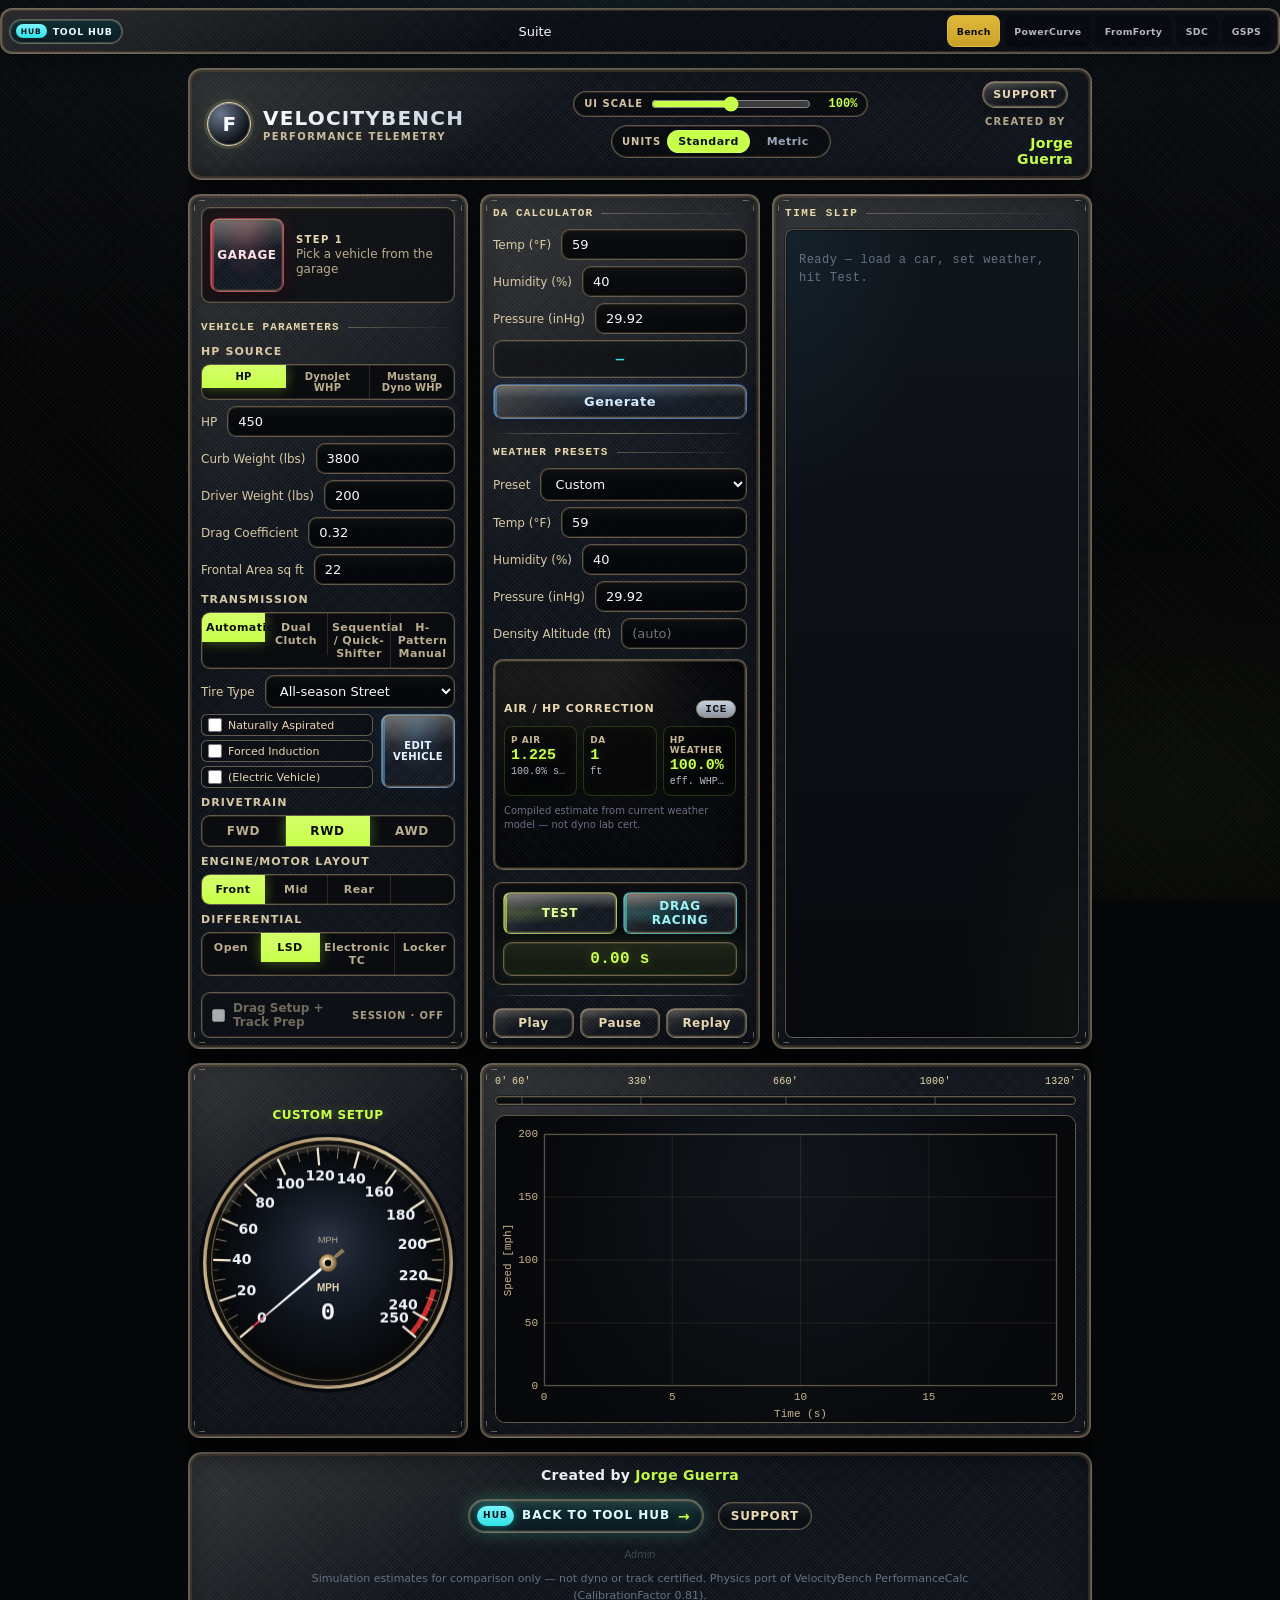
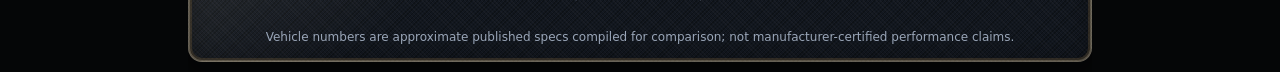
<file: bench/index.html>
<!DOCTYPE html>
<html lang="en">
<head>
  <meta charset="UTF-8" />
  <meta name="viewport" content="width=device-width, initial-scale=1.0" />
  <title>VelocityBench — Quarter-Mile Drag Race Calculator</title>
  <meta name="description" content="Free quarter-mile calculator: compiled 0–60, 60-foot, ET, and trap from HP, weight, tires, and weather. Estimates for comparison — not dyno or track certified." />
  <link rel="canonical" href="https://velocitybench.com/bench/" />
  <meta property="og:title" content="VelocityBench — Quarter-Mile Drag Race Calculator" />
  <meta property="og:description" content="Free quarter-mile calculator: compiled 0–60, 60-foot, ET, and trap from HP, weight, tires, and weather. Estimates for comparison — not dyno or track certified." />
  <meta property="og:url" content="https://velocitybench.com/bench/" />
  <meta property="og:type" content="website" />
  <meta property="og:image" content="https://velocitybench.com/bench/og.png" />
  <meta property="og:site_name" content="VelocityBench" />
  <meta name="twitter:card" content="summary_large_image" />
  <meta name="twitter:title" content="VelocityBench — Quarter-Mile Drag Race Calculator" />
  <meta name="twitter:description" content="Free quarter-mile calculator: compiled 0–60, 60-foot, ET, and trap from HP, weight, tires, and weather. Estimates for comparison — not dyno or track certified." />
  <meta name="twitter:image" content="https://velocitybench.com/bench/og.png" />
  <meta name="robots" content="index,follow" />
  <link rel="stylesheet" href="css/styles.css" />
  <link rel="stylesheet" href="css/vb-chrome.css" />
</head>
<body>
  <nav class="vb-chrome" aria-label="VelocityBench suite">
    <a class="vb-chrome-hub" href="https://velocitybench.com/" title="Back to VelocityBench Tool Hub">
      <span class="vb-chrome-hub-badge">HUB</span>
      <span>Tool Hub</span>
    </a>
    <p class="vb-chrome-label" aria-hidden="true">Suite</p>
    <div class="vb-chrome-tools" role="list">
      <a role="listitem" href="https://velocitybench.com/bench/" aria-current="page" title="VelocityBench Bench">Bench</a>
      <a role="listitem" href="https://01ls1z28-coder.github.io/velocitybench-powercurve/" title="VelocityBench PowerCurve">PowerCurve</a>
      <a role="listitem" href="https://01ls1z28-coder.github.io/fromforty/" title="FromForty roll-racing calculator">FromForty</a>
      <a role="listitem" href="https://01ls1z28-coder.github.io/sound-distance-calculator/" title="Sound Distance Calculator">SDC</a>
      <a role="listitem" href="https://01ls1z28-coder.github.io/gunshot-sound-propagation/" title="Gunshot Sound Propagation">GSPS</a>
    </div>
  </nav>

  <div class="app">
    <header class="header">
      <div class="brand">
        <div class="logo-mark" aria-hidden="true">F</div>
        <div class="brand-text">
          <h1 class="logo-text">VelocityBench</h1>
          <div class="logo-badge">Performance Telemetry</div>
        </div>
      </div>
      <div class="header-controls">
        <label class="ui-scale" title="Scale the whole page">
          <span class="ui-scale-label">UI Scale</span>
          <input type="range" id="uiScale" min="75" max="125" step="5" value="100" />
          <span class="ui-scale-val" id="uiScaleVal">100%</span>
        </label>
        <div class="units-toggle" role="radiogroup" aria-label="Units" title="Display units">
          <span class="ui-scale-label">Units</span>
          <label class="units-opt"><input type="radio" name="unitsMode" id="unitsStandard" value="standard" checked /><span>Standard</span></label>
          <label class="units-opt"><input type="radio" name="unitsMode" id="unitsMetric" value="metric" /><span>Metric</span></label>
        </div>
      </div>
      <div class="header-credit">
        <button type="button" class="header-support-btn" id="btnSupportHeader" title="Support" aria-label="Open support">Support</button>
        <span class="header-credit-label">Created by</span>
        <span class="header-credit-name"><em>Jorge Guerra</em></span>
      </div>
    </header>

    <div class="top-grid">
      <!-- Vehicle Parameters -->
      <section class="card vehicle-card">
        <div class="garage-step-row">
          <button type="button" class="btn btn-garage btn-garage-step" id="btnGarage" title="Step 1 — open garage">Garage</button>
          <div class="garage-step-copy">
            <span class="garage-step-num">Step 1</span>
            <span class="garage-step-hint">Pick a vehicle from the garage</span>
          </div>
        </div>
        <div class="card-title">Vehicle Parameters</div>
        <div class="drive-row hp-source-row">
          <span class="drive-label">HP Source</span>
          <div class="drive-seg" role="radiogroup" aria-label="HP Source">
            <label class="drive-opt"><input type="radio" name="hpSource" id="hpEngine" value="engine" checked /><span>HP</span></label>
            <label class="drive-opt"><input type="radio" name="hpSource" id="hpDynoJet" value="dynojet" /><span>DynoJet WHP</span></label>
            <label class="drive-opt"><input type="radio" name="hpSource" id="hpMustang" value="mustang" /><span>Mustang Dyno WHP</span></label>
          </div>
        </div>
        <label class="field"><span id="hpLabel">HP</span><input type="number" id="hp" value="450" step="1" /></label>
        <label class="field"><span id="weightLabel">Curb Weight (lbs)</span><input type="number" id="weight" value="3800" step="1" /></label>
        <label class="field"><span id="driverWeightLabel">Driver Weight (lbs)</span><input type="number" id="driverWeight" value="200" step="1" min="0" /></label>
        <label class="field"><span>Drag Coefficient</span><input type="number" id="cd" value="0.32" step="0.01" /></label>
        <label class="field"><span id="areaLabel">Frontal Area sq ft</span><input type="number" id="area" value="22" step="0.1" /></label>
        <div class="drive-row tx-row">
          <span class="drive-label">Transmission</span>
          <div class="drive-seg drive-seg-4" role="radiogroup" aria-label="Transmission">
            <label class="drive-opt"><input type="radio" name="transmission" id="txAuto" value="auto" checked /><span>Automatic</span></label>
            <label class="drive-opt"><input type="radio" name="transmission" id="txDct" value="dct" /><span>Dual Clutch</span></label>
            <label class="drive-opt"><input type="radio" name="transmission" id="txSequential" value="sequential" /><span>Sequential / Quick-Shifter</span></label>
            <label class="drive-opt"><input type="radio" name="transmission" id="txManual" value="manual" /><span>H-Pattern Manual</span></label>
          </div>
        </div>
        <label class="field loss-field-hidden" hidden><span>Drivetrain Loss %</span><input type="number" id="loss" value="15" step="0.1" /></label>
        <label class="field">
          <span>Tire Type</span>
          <select id="tireType">
            <option value="0" selected>All-season Street</option>
            <option value="1">Summer / Sport</option>
            <option value="2">UHP Street</option>
            <option value="3">Soft Compound</option>
            <option value="4">Slicks / Drag Radials</option>
          </select>
        </label>
        <div class="check-garage-row">
          <div class="check-row">
            <label><input type="checkbox" id="chkNA" /> Naturally Aspirated</label>
            <label><input type="checkbox" id="chkFI" /> Forced Induction</label>
            <label><input type="checkbox" id="chkEv" /> (Electric Vehicle)</label>
          </div>
          <button type="button" class="btn btn-edit-params" id="btnEditParams" title="Quick edit selected params">Edit Vehicle</button>
        </div>
        <div class="drive-row">
          <span class="drive-label">Drivetrain</span>
          <div class="drive-seg" role="radiogroup" aria-label="Drivetrain">
            <label class="drive-opt"><input type="radio" name="driveType" id="driveFWD" value="FWD" /><span>FWD</span></label>
            <label class="drive-opt"><input type="radio" name="driveType" id="driveRWD" value="RWD" checked /><span>RWD</span></label>
            <label class="drive-opt"><input type="radio" name="driveType" id="driveAWD" value="AWD" /><span>AWD</span></label>
          </div>
        </div>
        <div class="drive-row">
          <span class="drive-label">Engine/Motor Layout</span>
          <div class="drive-seg drive-seg-4" role="radiogroup" aria-label="Engine/Motor Layout">
            <label class="drive-opt"><input type="radio" name="engineLayout" id="layoutFront" value="Front" checked /><span>Front</span></label>
            <label class="drive-opt"><input type="radio" name="engineLayout" id="layoutMid" value="Mid" /><span>Mid</span></label>
            <label class="drive-opt"><input type="radio" name="engineLayout" id="layoutRear" value="Rear" /><span>Rear</span></label>
            <label class="drive-opt" id="layoutDualWrap"><input type="radio" name="engineLayout" id="layoutDual" value="Dual" /><span>Front + Rear</span></label>
          </div>
        </div>
        <div class="drive-row">
          <span class="drive-label">Differential</span>
          <div class="diff-seg-row">
            <div class="drive-seg drive-seg-4" role="radiogroup" aria-label="Differential">
              <label class="drive-opt"><input type="radio" name="differential" id="diffOpen" value="Open" /><span>Open</span></label>
              <label class="drive-opt"><input type="radio" name="differential" id="diffLSD" value="LSD" checked /><span>LSD</span></label>
              <label class="drive-opt"><input type="radio" name="differential" id="diffElectronic" value="Electronic" /><span>Electronic TC</span></label>
              <label class="drive-opt"><input type="radio" name="differential" id="diffLocker" value="Locker" /><span>Locker</span></label>
            </div>
            <span class="diff-wheelie-note" id="diffWheelieNote" hidden>Wheelie control</span>
          </div>
        </div>
        <div class="drag-pack-row" id="dragPackRow">
          <label class="drag-pack-toggle" title="Lightweight drag wheels & Sticky tires at optimal tire pressure.&#10;Launch control / transbrake / 2-step&#10;Optimal rear gearing&#10;Passenger seats deleted.&#10;&#10;Times shown with Drag Setup on assume a prepped surface and these changes. Street-tire / full-interior numbers will be slower.">
            <input type="checkbox" id="chkDragPack" />
            <span>Drag Setup + Track Prep</span>
          </label>
          <span class="drag-pack-hint" id="dragPackHint">Session · OFF</span>
        </div>
      </section>

      <!-- Atmosphere: DA Calculator above Weather Presets -->
      <section class="card atmosphere-card">
        <div class="card-section da-section">
          <div class="card-title">DA Calculator</div>
          <label class="field"><span id="calcTempLabel">Temp (°F)</span><input type="number" id="calcTemp" value="59" step="0.1" /></label>
          <label class="field"><span>Humidity (%)</span><input type="number" id="calcHumidity" value="40" step="0.1" /></label>
          <label class="field"><span id="calcPressureLabel">Pressure (inHg)</span><input type="number" id="calcPressure" value="29.92" step="0.01" /></label>
          <div class="da-result" id="calcDAResult">—</div>
          <button type="button" class="btn btn-generate" id="btnGenerateDA">Generate</button>
        </div>
        <div class="card-divider" role="separator" aria-hidden="true"></div>
        <div class="card-section weather-section">
          <div class="card-title">Weather Presets</div>
          <label class="field">
            <span>Preset</span>
            <select id="weatherPreset">
              <option value="0" selected>Custom</option>
              <option value="1" data-std="Standard Day (59°F, 0%, 29.92 inHg)" data-metric="Standard Day (15°C, 0%, 1013 hPa)">Standard Day (59°F, 0%, 29.92 inHg)</option>
              <option value="2" data-std="Hot / High DA (90°F, 60%, 29.50 inHg)" data-metric="Hot / High DA (32°C, 60%, 999 hPa)">Hot / High DA (90°F, 60%, 29.50 inHg)</option>
              <option value="3" data-std="Cool / Low DA (50°F, 40%, 30.10 inHg)" data-metric="Cool / Low DA (10°C, 40%, 1019 hPa)">Cool / Low DA (50°F, 40%, 30.10 inHg)</option>
            </select>
          </label>
          <label class="field"><span id="tempLabel">Temp (°F)</span><input type="number" id="temp" value="59" step="0.1" /></label>
          <label class="field"><span>Humidity (%)</span><input type="number" id="humidity" value="40" step="0.1" /></label>
          <label class="field"><span id="pressureLabel">Pressure (inHg)</span><input type="number" id="pressure" value="29.92" step="0.01" /></label>
          <label class="field"><span id="daLabel">Density Altitude (ft)</span><input type="number" id="da" value="" placeholder="(auto)" step="1" /></label>
        </div>
        <div class="air-hp-strip" id="airHpStrip" aria-live="polite">
          <div class="air-hp-strip-head">
            <span class="air-hp-title">Air / HP Correction</span>
            <span class="air-mode-badge" id="airModeBadge">NA</span>
          </div>
          <div class="air-hp-tiles">
            <div class="air-tile">
              <span class="air-tile-label">ρ air</span>
              <span class="air-tile-value" id="airRhoValue">1.225</span>
              <span class="air-tile-sub" id="airRhoPct">100% std</span>
            </div>
            <div class="air-tile">
              <span class="air-tile-label" id="airDaTileLabel">DA</span>
              <span class="air-tile-value" id="airDaValue">0</span>
              <span class="air-tile-sub" id="airDaUnit">ft</span>
            </div>
            <div class="air-tile">
              <span class="air-tile-label">HP weather</span>
              <span class="air-tile-value" id="airHpFactorValue">100%</span>
              <span class="air-tile-sub" id="airHpFactorSub">vs std-air WHP</span>
            </div>
          </div>
          <div class="air-hp-note" id="airHpNote">Compiled estimate from current weather model — not dyno lab cert.</div>
        </div>
        <div class="vehicle-run-actions" id="vehicleRunActions">
          <div class="run-controls-actions">
            <button type="button" class="btn btn-test" id="btnTest">Test</button>
            <button type="button" class="btn btn-drag" id="btnDragRace">Drag Racing</button>
          </div>
          <div class="run-timer" id="runTimer">0.00 s</div>
        </div>
        <div class="card-divider run-controls-divider" role="separator" aria-hidden="true"></div>
        <div class="run-controls" role="toolbar" aria-label="Playback controls">
          <div class="run-controls-playback">
            <button type="button" class="btn btn-ctrl" id="btnPlay">Play</button>
            <button type="button" class="btn btn-ctrl" id="btnPause">Pause</button>
            <button type="button" class="btn btn-ctrl" id="btnReplay">Replay</button>
          </div>
        </div>
      </section>

      <!-- Results (expanded into freed column) -->
      <section class="card results-card">
        <div class="card-title">Time Slip</div>
        <div class="results-out run-board" id="resultsOut" role="region" aria-label="Time slip">
          <div class="run-board-idle">Ready — load a car, set weather, hit Test.</div>
        </div>
      </section>
    </div>

    <!-- Dashboard -->
    <div class="dashboard">
      <div class="gauge-wrap">
        <div class="active-vehicle-label" id="activeVehicleLabel">Custom setup</div>
        <div class="roadster-est" id="roadsterEstNote" role="note" hidden></div>
        <canvas id="speedGauge" width="260" height="260"></canvas>
      </div>

      <div class="chart-card">
        <div class="progress-wrap">
          <div class="progress-labels" aria-hidden="true">
            <span class="progress-mark" style="left:0%" data-ft="0">0'</span>
            <span class="progress-mark" style="left:4.545%" data-ft="60">60'</span>
            <span class="progress-mark" style="left:25%" data-ft="330">330'</span>
            <span class="progress-mark" style="left:50%" data-ft="660">660'</span>
            <span class="progress-mark" style="left:75.758%" data-ft="1000">1000'</span>
            <span class="progress-mark progress-mark-end" style="left:100%" data-ft="1320">1320'</span>
          </div>
          <div class="progress-bar">
            <div class="progress-ticks" aria-hidden="true">
              <i style="left:4.545%"></i><i style="left:25%"></i><i style="left:50%"></i><i style="left:75.758%"></i>
            </div>
            <div class="progress-fill" id="distanceFill"></div>
          </div>
        </div>
        <div class="chart-wrap">
          <canvas id="speedChart"></canvas>
        </div>
      </div>
    </div>

    <footer class="app-footer">
      <div class="footer-credit">Created by <span>Jorge Guerra</span></div>
      <div class="footer-hub">
        <a class="hub-link" href="https://velocitybench.com/" rel="noopener" title="Back to VelocityBench Tool Hub">
          <span class="hub-link-badge" aria-hidden="true">HUB</span>
          <span class="hub-link-text">Back to Tool Hub</span>
          <span class="hub-link-arrow" aria-hidden="true">→</span>
        </a>
        <button type="button" class="footer-support-link" id="btnSupportFooter">Support</button>
      </div>
      <div class="footer-admin" style="opacity:0.35;font-size:0.75rem;margin:4px 0 2px;">
        <a href="admin.html" style="color:inherit;text-decoration:none;" title="Garage admin">Admin</a>
      </div>
      <div class="footer-disclaimer">
        Simulation estimates for comparison only — not dyno or track certified.
        Physics port of VelocityBench PerformanceCalc (CalibrationFactor 0.81).
      </div>
    <br />Vehicle numbers are approximate published specs compiled for comparison; not manufacturer-certified performance claims.
    </footer>
  </div>

  <!-- Garage Modal -->
  <div class="modal-backdrop" id="garageModal" role="dialog" aria-modal="true" aria-labelledby="garageTitle">
    <div class="modal">
      <div class="modal-header">
        <h2 id="garageTitle">VelocityBench Garage</h2>
        <button type="button" class="btn btn-close-modal" id="btnGarageX" aria-label="Close">✕</button>
      </div>
      <div class="modal-body">
        <div class="garage-search">
          <label for="garageSearch">Search Cars:</label>
          <input type="text" id="garageSearch" placeholder="Type to filter…" autocomplete="off" />
        </div>
        <div class="garage-filters" aria-label="Brand model year filters">
          <label class="garage-filter">
            <span>Brand</span>
            <select id="garageBrand"><option value="">All brands</option></select>
          </label>
          <label class="garage-filter">
            <span>Model</span>
            <select id="garageModel" disabled><option value="">All models</option></select>
          </label>
          <label class="garage-filter">
            <span>Year</span>
            <select id="garageYear" disabled><option value="">All years</option></select>
          </label>
        </div>
        <ul class="car-list" id="carList"></ul>
      </div>
      <div class="car-editor" id="carEditor">
        <div class="editor-title" id="editorTitle">Edit Vehicle</div>
        <div class="editor-grid">
          <label class="field"><span>Name</span><input type="text" id="editName" autocomplete="off" /></label>
          <label class="field"><span>Horsepower</span><input type="number" id="editHp" step="1" /></label>
          <label class="field"><span id="editWeightLabel">Weight lbs</span><input type="number" id="editWeight" step="1" /></label>
          <label class="field"><span>Drag Coefficient</span><input type="number" id="editCd" step="0.01" /></label>
          <label class="field"><span id="editAreaLabel">Frontal Area sq ft</span><input type="number" id="editArea" step="0.1" /></label>
          <label class="field"><span>Drivetrain Loss %</span><input type="number" id="editLoss" step="0.1" /></label>
          <label class="field">
            <span>Tire Type</span>
            <select id="editTireType">
              <option value="0">All-season Street</option>
              <option value="1">Summer / Sport</option>
              <option value="2">UHP Street</option>
              <option value="3">Soft Compound</option>
              <option value="4">Slicks / Drag Radials</option>
            </select>
          </label>
          <label class="field">
            <span>Drive Type</span>
            <select id="editDriveType">
              <option value="FWD">FWD</option>
              <option value="RWD" selected>RWD</option>
              <option value="AWD">AWD</option>
            </select>
          </label>
        </div>
        <div class="editor-actions">
          <button type="button" class="btn btn-load" id="btnSaveCar">Save</button>
          <button type="button" class="btn btn-close-modal" id="btnCancelCar">Cancel</button>
        </div>
      </div>
      <div class="modal-actions">
        <button type="button" class="btn btn-load" id="btnLoadVehicle">Load Vehicle</button>
        <button type="button" class="btn btn-add" id="btnAddVehicle">Add Vehicle</button>
        <button type="button" class="btn btn-edit" id="btnEditVehicle">Edit Vehicle</button>
        <button type="button" class="btn btn-close-modal" id="btnCloseGarage">Close Garage</button>
      </div>
      <div class="garage-reset-row">
        <button type="button" class="link-reset" id="btnResetGarage">Reset garage to site defaults</button>
      </div>
    </div>
  </div>

  <!-- Support intake (Phase 9: static mailto; no backend) -->
  <div class="modal-backdrop" id="supportModal" role="dialog" aria-modal="true" aria-labelledby="supportTitle">
    <div class="modal support-modal">
      <div class="modal-header">
        <h2 id="supportTitle">Support</h2>
        <button type="button" class="btn btn-close-modal" id="btnSupportX" aria-label="Close">✕</button>
      </div>
      <div class="modal-body support-body">
        <p class="support-disclaimer">
          Reports are reviewed manually. Figures in VelocityBench are compiled estimates for comparison — not lab-certified measurements.
        </p>
        <p class="support-live-note" id="supportLiveNote">
          Opens your email client with a prefilled message to VelocityBench support.
        </p>

        <div class="support-tabs" role="tablist" aria-label="Support type">
          <button type="button" class="support-tab active" role="tab" id="supportTabGarage" aria-selected="true" aria-controls="supportSectionGarage" data-support-tab="garage">Permanent garage add</button>
          <button type="button" class="support-tab" role="tab" id="supportTabBug" aria-selected="false" aria-controls="supportSectionBug" data-support-tab="bug">Bug</button>
          <button type="button" class="support-tab" role="tab" id="supportTabAccuracy" aria-selected="false" aria-controls="supportSectionAccuracy" data-support-tab="accuracy">Accuracy</button>
        </div>
        <input type="hidden" id="supportType" value="garage" />

        <div class="support-shared" aria-label="Shared fields">
          <label class="field" for="supportName"><span>Name <em class="opt">(optional)</em></span><input type="text" id="supportName" autocomplete="name" /></label>
          <label class="field" for="supportEmail"><span>Email <em class="opt">(optional)</em></span><input type="email" id="supportEmail" autocomplete="email" /></label>
          <label class="field field-stack" for="supportMessage">
            <span>Message <em class="req">(required)</em></span>
            <textarea id="supportMessage" rows="3" required placeholder="Brief summary of your request or report…"></textarea>
          </label>
        </div>

        <div class="support-section" id="supportSectionGarage" role="tabpanel" aria-labelledby="supportTabGarage" data-support-section="garage">
          <label class="field" for="supportYear"><span>Year <em class="req">*</em></span><input type="text" id="supportYear" inputmode="numeric" autocomplete="off" /></label>
          <label class="field" for="supportMake"><span>Make <em class="req">*</em></span><input type="text" id="supportMake" autocomplete="off" /></label>
          <label class="field" for="supportModel"><span>Model <em class="req">*</em></span><input type="text" id="supportModel" autocomplete="off" /></label>
          <label class="field field-stack" for="supportGarageNotes">
            <span>Notes <em class="req">*</em></span>
            <textarea id="supportGarageNotes" rows="3" placeholder="Trim, powertrain, why it should be added…"></textarea>
          </label>
          <label class="field field-stack" for="supportGarageSources">
            <span>Source links <em class="opt">(optional)</em></span>
            <textarea id="supportGarageSources" rows="2" placeholder="https://…"></textarea>
          </label>
        </div>

        <div class="support-section" id="supportSectionBug" role="tabpanel" aria-labelledby="supportTabBug" data-support-section="bug" hidden>
          <label class="field field-stack" for="supportBugWhat">
            <span>What broke <em class="req">*</em></span>
            <textarea id="supportBugWhat" rows="2" placeholder="What went wrong…"></textarea>
          </label>
          <label class="field field-stack" for="supportBugSteps">
            <span>Steps <em class="req">*</em></span>
            <textarea id="supportBugSteps" rows="3" placeholder="1. … 2. … 3. …"></textarea>
          </label>
          <label class="field" for="supportBrowser"><span>Browser / device <em class="req">*</em></span><input type="text" id="supportBrowser" autocomplete="off" placeholder="e.g. Chrome 128 / iPhone Safari" /></label>
        </div>

        <div class="support-section" id="supportSectionAccuracy" role="tabpanel" aria-labelledby="supportTabAccuracy" data-support-section="accuracy" hidden>
          <label class="field" for="supportAccVehicle"><span>Vehicle <em class="req">*</em></span><input type="text" id="supportAccVehicle" autocomplete="off" placeholder="Year Make Model" /></label>
          <label class="field field-stack" for="supportShown">
            <span>Page shows <em class="req">*</em></span>
            <textarea id="supportShown" rows="2" placeholder="What VelocityBench currently shows…"></textarea>
          </label>
          <label class="field field-stack" for="supportExpected">
            <span>Expected <em class="req">*</em></span>
            <textarea id="supportExpected" rows="2" placeholder="What you believe is correct…"></textarea>
          </label>
          <label class="field field-stack" for="supportSource">
            <span>Source link <em class="req">*</em></span>
            <textarea id="supportSource" rows="2" placeholder="https://…"></textarea>
          </label>
        </div>

        <p class="support-error" id="supportError" hidden role="alert"></p>
      </div>
      <div class="modal-actions support-actions">
        <button type="button" class="btn btn-load" id="btnSupportSubmit">Open email</button>
        <button type="button" class="btn btn-close-modal" id="btnSupportCancel">Cancel</button>
      </div>
    </div>
  </div>

  <script src="js/garage-data.js"></script>
  <script src="js/physics.js"></script>
  <script src="js/roadster-pc.js"></script>
  <script src="js/gauge.js"></script>
  <script src="js/speed-chart.js"></script>
  <script src="js/app.js"></script>
</body>
</html>
</file>
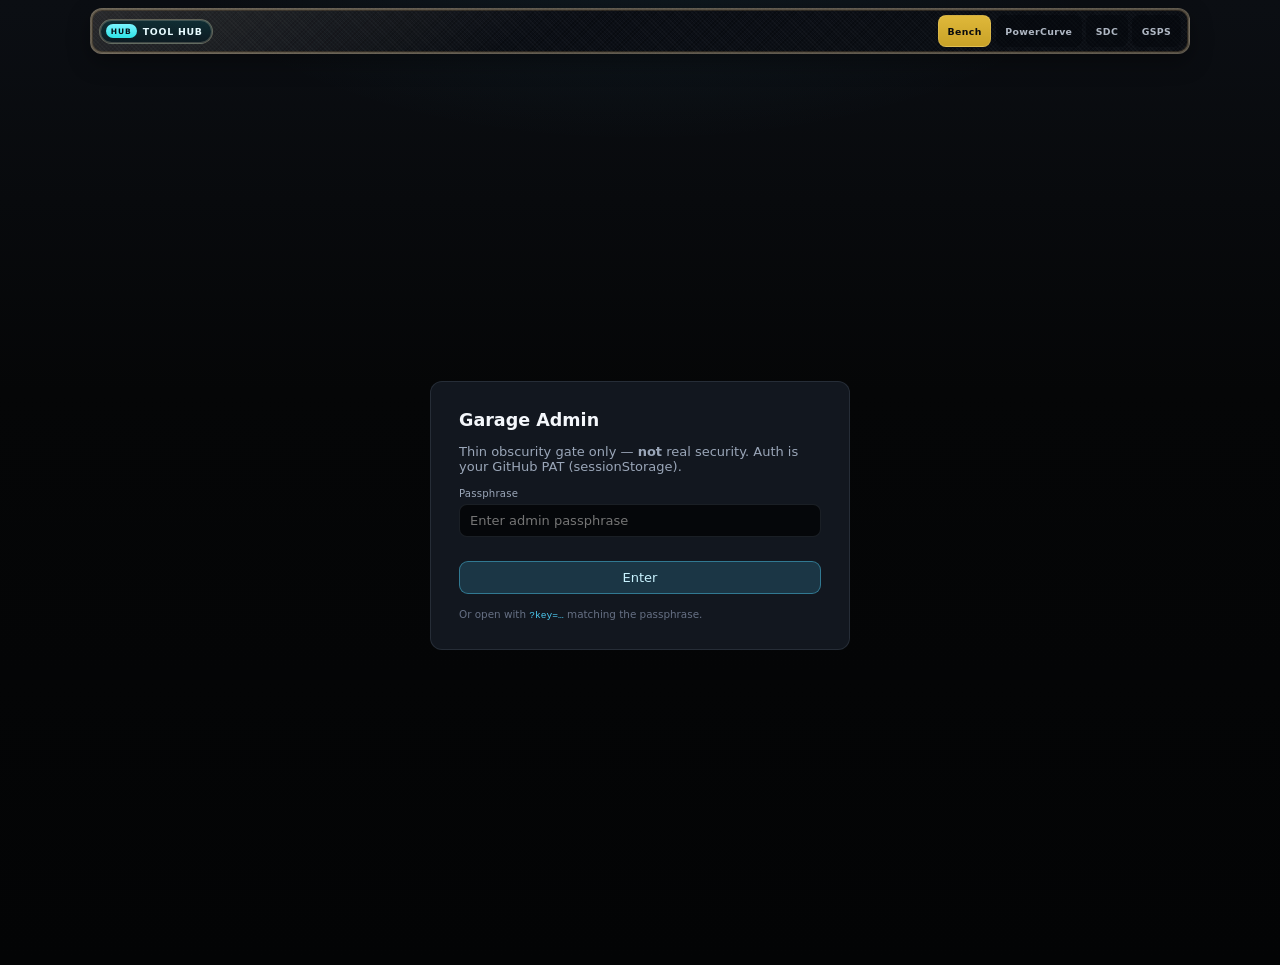
<file: admin.html>
<!DOCTYPE html>
<html lang="en">
<head>
  <meta charset="utf-8" />
  <meta http-equiv="refresh" content="0; url=/bench/admin.html" />
  <link rel="canonical" href="https://velocitybench.com/bench/admin.html" />
  <meta name="robots" content="noindex" />
  <title>Moved — VelocityBench Admin</title>
  <script>location.replace('/bench/admin.html' + location.search + location.hash);</script>
</head>
<body>
  <p>Admin moved to <a href="/bench/admin.html">/bench/admin.html</a>.</p>
</body>
</html>
</file>
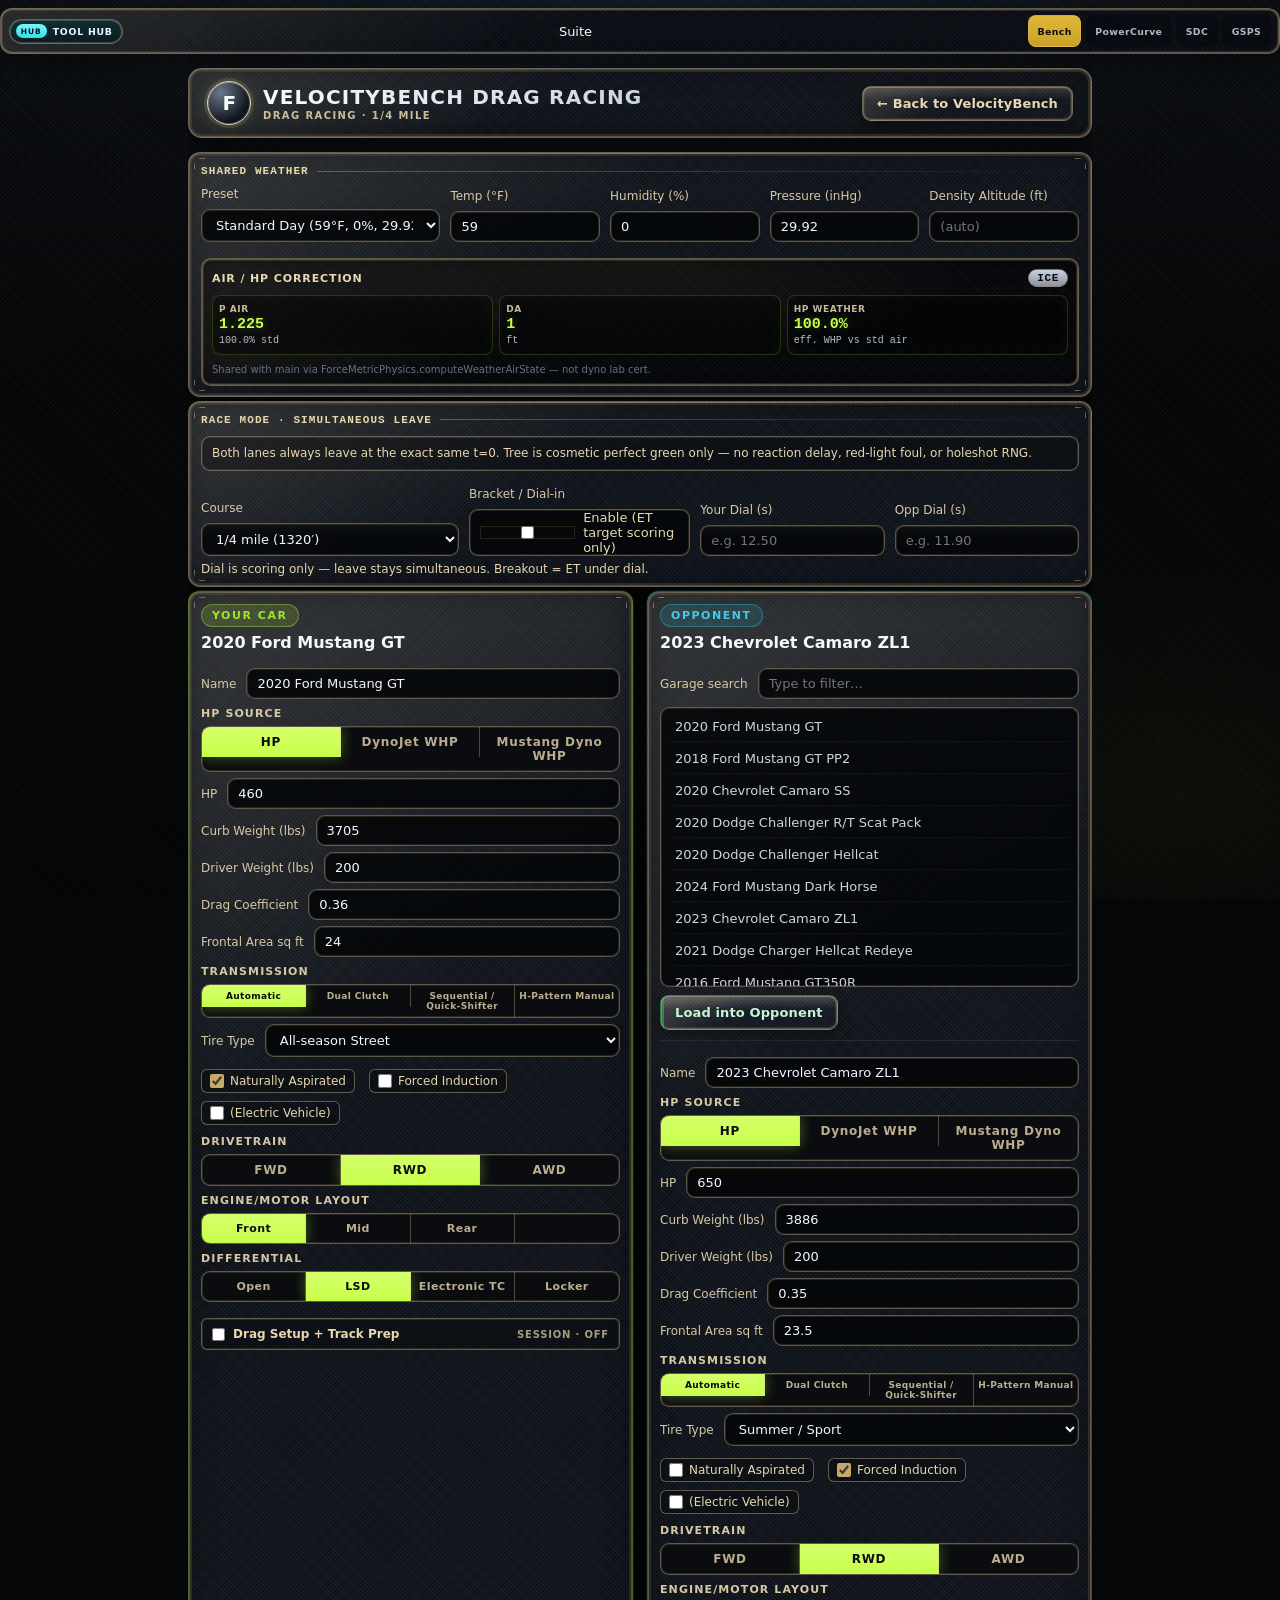
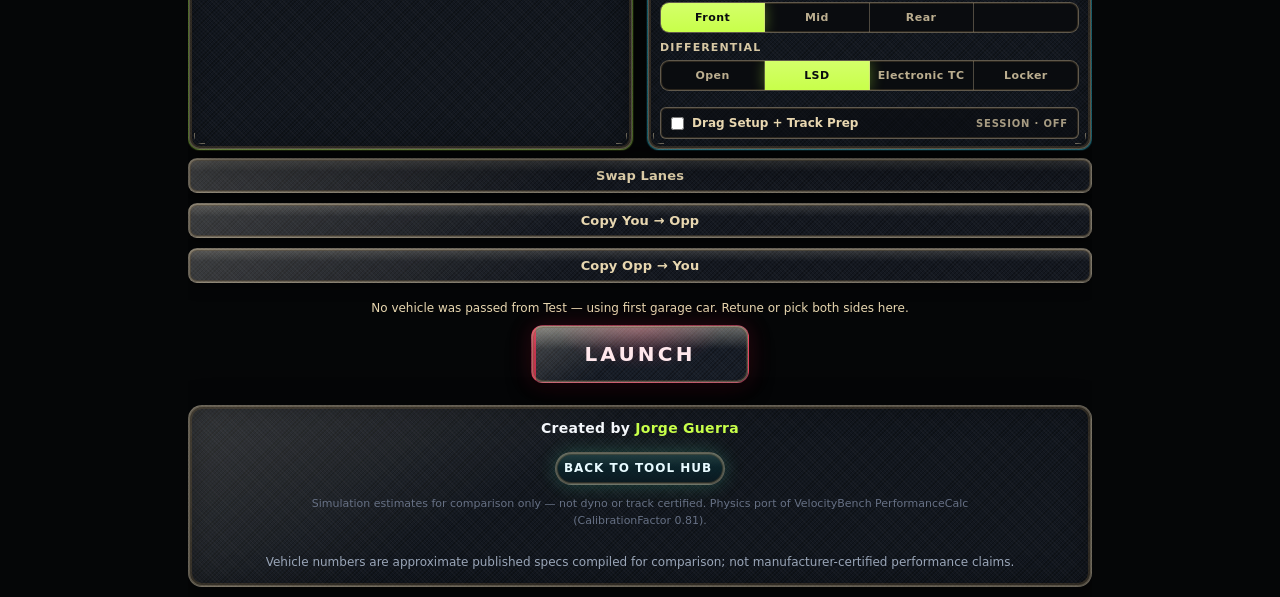
<file: race.html>
<!DOCTYPE html>
<html lang="en">
<head>
  <meta charset="utf-8" />
  <meta http-equiv="refresh" content="0; url=/bench/race.html" />
  <link rel="canonical" href="https://velocitybench.com/bench/race.html" />
  <meta name="robots" content="noindex" />
  <title>Moved — VelocityBench Race</title>
  <script>location.replace('/bench/race.html' + location.search + location.hash);</script>
</head>
<body>
  <p>Race moved to <a href="/bench/race.html">/bench/race.html</a>.</p>
</body>
</html>
</file>
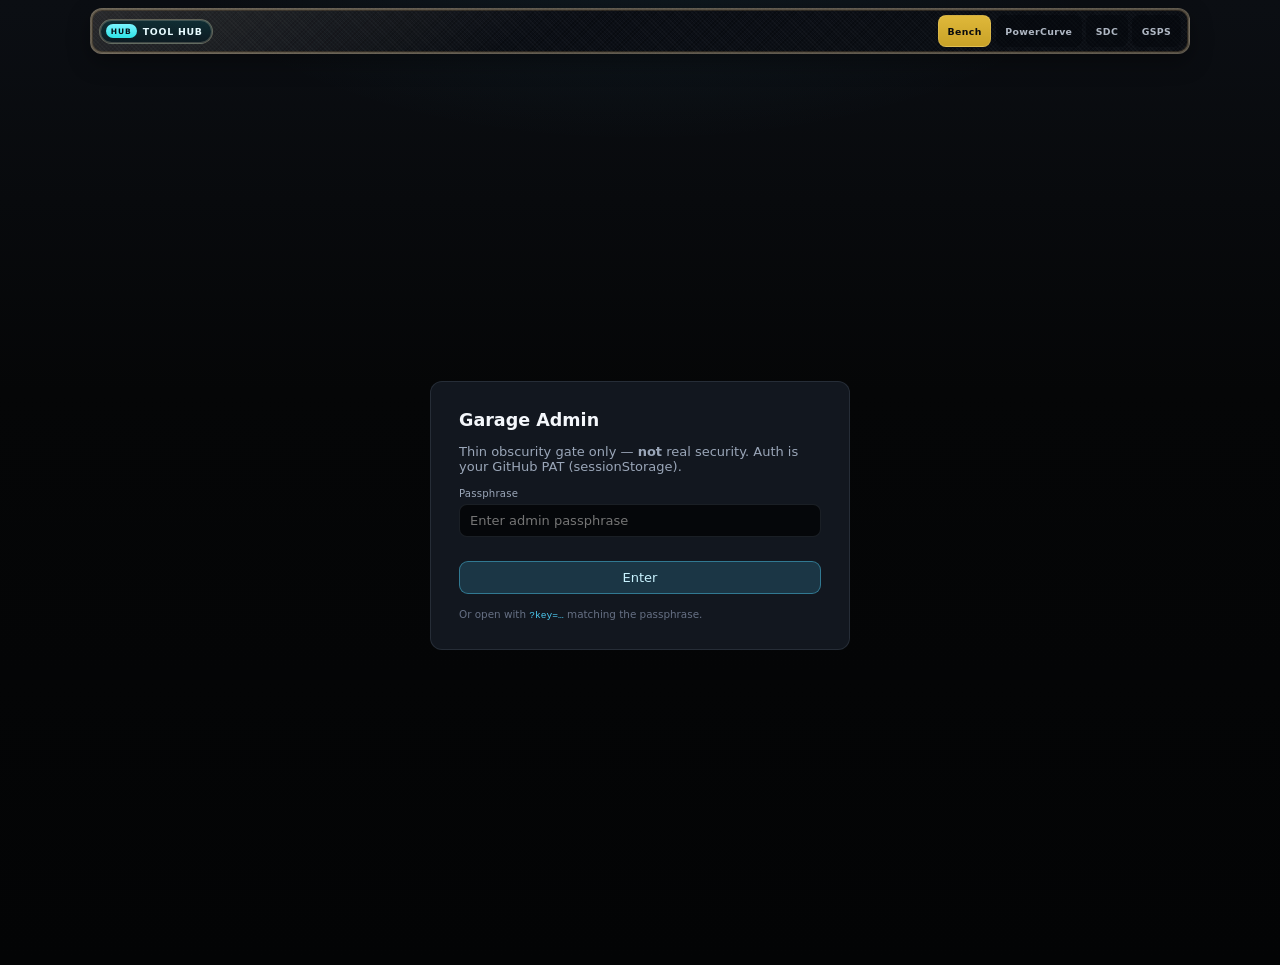
<file: bench/admin.html>
<!DOCTYPE html>
<html lang="en">
<head>
  <meta charset="UTF-8" />
  <meta name="viewport" content="width=device-width, initial-scale=1" />
  <meta name="robots" content="noindex,nofollow" />
  <title>VelocityBench — Garage Admin</title>
  <link rel="stylesheet" href="css/admin.css" />
  <link rel="stylesheet" href="css/vb-chrome.css" />
</head>
<body>
  <nav class="vb-chrome" aria-label="VelocityBench tools">
    <a class="vb-chrome-hub" href="https://velocitybench.com/">
      <span class="vb-chrome-hub-badge">HUB</span>
      <span>Tool Hub</span>
    </a>
    <div class="vb-chrome-tools" role="list">
      <a role="listitem" href="https://velocitybench.com/bench/" aria-current="page">Bench</a>
      <a role="listitem" href="https://01ls1z28-coder.github.io/velocitybench-powercurve/">PowerCurve</a>
      <a role="listitem" href="https://01ls1z28-coder.github.io/sound-distance-calculator/">SDC</a>
      <a role="listitem" href="https://01ls1z28-coder.github.io/gunshot-sound-propagation/">GSPS</a>
    </div>
  </nav>
  <div id="gatePanel" class="gate-panel" hidden>
    <div class="gate-card">
      <h1>Garage Admin</h1>
      <p class="muted">Thin obscurity gate only — <strong>not</strong> real security. Auth is your GitHub PAT (sessionStorage).</p>
      <label class="field">
        <span>Passphrase</span>
        <input type="password" id="gateInput" autocomplete="off" placeholder="Enter admin passphrase" />
      </label>
      <button type="button" class="btn btn-primary" id="gateSubmit">Enter</button>
      <p class="error" id="gateError" hidden></p>
      <p class="help">Or open with <code>?key=…</code> matching the passphrase.</p>
    </div>
  </div>

  <div id="app" class="admin-app" hidden>
    <header class="admin-header">
      <div>
        <h1>Garage Admin <span class="badge">Phase 30</span></h1>
        <p class="muted">GitHub-backed static editor — commits to a <em>new review branch</em> only. Never writes <code>main</code>. Never deploys Pages.</p>
      </div>
      <div class="header-actions">
        <a class="btn btn-ghost" href="index.html">← Calculator</a>
        <button type="button" class="btn btn-ghost" id="btnHelp">Help</button>
        <button type="button" class="btn btn-danger-outline" id="btnClearToken">Clear token</button>
      </div>
    </header>

    <section id="authPanel" class="panel auth-panel">
      <h2>1. Session auth</h2>
      <p class="muted">Paste a <strong>fine-grained GitHub PAT</strong>. Stored in <code>sessionStorage</code> only (cleared when the tab closes). Never committed. Never localStorage-by-default.</p>
      <ul class="help-list">
        <li>Scopes: <strong>Contents: Read and write</strong> on <code>01ls1z28-coder/forcemetric-web</code> only.</li>
        <li>Optional for PRs: <strong>Pull requests: Read and write</strong>.</li>
        <li>Short expiry recommended (hours–days).</li>
      </ul>
      <label class="field">
        <span>Fine-grained PAT</span>
        <input type="password" id="tokenInput" autocomplete="off" spellcheck="false" placeholder="github_pat_…" />
      </label>
      <div class="row">
        <button type="button" class="btn btn-primary" id="btnSaveToken">Save to session</button>
        <button type="button" class="btn btn-lime" id="btnLoadGarage">Load garage from main</button>
        <span id="authStatus" class="status" aria-live="polite"></span>
      </div>
    </section>

    <section id="editorPanel" class="editor-grid" hidden>
      <aside class="panel list-panel">
        <div class="list-toolbar">
          <h2>Vehicles <span id="vehicleCount" class="count"></span></h2>
          <input type="search" id="searchInput" placeholder="Search name…" />
        </div>
        <div class="list-actions">
          <button type="button" class="btn btn-sm" id="btnAdd">+ Add</button>
          <button type="button" class="btn btn-sm" id="btnClone">Clone</button>
          <button type="button" class="btn btn-sm btn-danger-outline" id="btnDelete">Delete</button>
        </div>
        <ul id="vehicleList" class="vehicle-list" role="listbox"></ul>
      </aside>

      <main class="panel form-panel">
        <h2>Edit vehicle</h2>
        <p id="tireGuidance" class="tire-guidance">TireType guidance: default bake should be <strong>AllSeason / Summer / UHP</strong> unless Jorge explicitly sets SoftCompound or Slicks (user-selectable only).</p>
        <form id="vehicleForm" class="vehicle-form" autocomplete="off">
          <label class="field grow"><span>Name</span><input name="Name" required /></label>
          <div class="form-row">
            <label class="field"><span>Horsepower</span><input name="Horsepower" type="number" step="any" required /></label>
            <label class="field"><span>WeightLbs</span><input name="WeightLbs" type="number" step="any" required /></label>
            <label class="field"><span>DragCoefficient</span><input name="DragCoefficient" type="number" step="any" required /></label>
            <label class="field"><span>FrontalAreaSqFt</span><input name="FrontalAreaSqFt" type="number" step="any" required /></label>
          </div>
          <div class="form-row">
            <label class="field"><span>DrivetrainLossPercent</span><input name="DrivetrainLossPercent" type="number" step="any" required /></label>
            <label class="field"><span>TireType</span>
              <select name="TireType" id="tireTypeSelect">
                <option value="0">AllSeason (0)</option>
                <option value="1">Summer (1)</option>
                <option value="2">UHP (2)</option>
                <option value="3">SoftCompound (3)</option>
                <option value="4">Slicks (4)</option>
              </select>
            </label>
            <label class="field"><span>DriveType</span>
              <select name="DriveType">
                <option>RWD</option>
                <option>FWD</option>
                <option>AWD</option>
              </select>
            </label>
            <label class="field"><span>EngineLayout</span>
              <select name="EngineLayout">
                <option>Front</option>
                <option>Mid</option>
                <option>Rear</option>
                <option>Dual</option>
              </select>
            </label>
          </div>
          <div class="form-row">
            <label class="field"><span>Transmission <em class="opt">(Manual = H-Pattern)</em></span>
              <select name="Transmission">
                <option>Auto</option>
                <option>DCT</option>
                <option>Sequential</option>
                <option>Manual</option>
              </select>
            </label>
            <label class="field"><span>Differential</span>
              <select name="Differential">
                <option>Open</option>
                <option>LSD</option>
                <option>Locker</option>
                <option>Electronic</option>
              </select>
            </label>
            <label class="field check"><span>IsEv</span><input name="IsEv" type="checkbox" /></label>
            <label class="field check"><span>IsForcedInduction</span><input name="IsForcedInduction" type="checkbox" /></label>
          </div>
          <div class="form-row">
            <label class="field"><span>MaxSpeedMph <em class="opt">(optional)</em></span><input name="MaxSpeedMph" type="number" step="any" placeholder="omit if N/A" /></label>
          </div>
          <label class="field grow"><span>Source</span><textarea name="Source" rows="3" required></textarea></label>
          <div class="row">
            <button type="submit" class="btn btn-primary">Apply to working copy</button>
            <span id="formStatus" class="status"></span>
          </div>
        </form>
      </main>
    </section>

    <section id="commitPanel" class="panel commit-panel" hidden>
      <h2>2. Commit to review branch</h2>
      <p class="muted">Creates branch <code>review/vb-garage-admin-YYYYMMDD-HHMM</code> from current <code>main</code> tip, commits updated <code>js/garage-data.js</code>, never updates <code>main</code>.</p>
      <label class="field check"><span>Also open Pull Request (needs Pull requests write)</span><input type="checkbox" id="openPr" checked /></label>
      <label class="field grow"><span>Commit message</span><input id="commitMessage" value="Garage admin: update js/garage-data.js" /></label>
      <details class="diff-box">
        <summary>Preview JSON diff summary</summary>
        <pre id="diffPreview">Load garage and edit to preview.</pre>
      </details>
      <div class="row">
        <button type="button" class="btn btn-lime" id="btnCommit">Commit to new review branch</button>
        <span id="commitStatus" class="status" aria-live="polite"></span>
      </div>
      <div id="successBox" class="success-box" hidden>
        <h3>Commit succeeded</h3>
        <p><strong>Branch:</strong> <code id="outBranch"></code></p>
        <p><strong>Commit SHA:</strong> <code id="outSha"></code></p>
        <p id="outPrWrap" hidden><strong>PR:</strong> <a id="outPr" target="_blank" rel="noopener"></a></p>
        <p class="review-gate-note">review gate must clear before deployment gate deploys.</p>
      </div>
    </section>

    <dialog id="helpDialog" class="help-dialog">
      <h2>How to use</h2>
      <ol>
        <li>Create a fine-grained PAT on GitHub with Contents write on <code>01ls1z28-coder/forcemetric-web</code> only; short expiry.</li>
        <li>Paste PAT → Save to session → Load garage from main.</li>
        <li>Search / edit / add / clone / delete vehicles. Soft/Slicks only when Jorge explicitly wants them.</li>
        <li>Commit → new <code>review/vb-garage-admin-…</code> branch. the review gate checks before deployment.</li>
      </ol>
      <h3>Security</h3>
      <ul>
        <li>Token: sessionStorage only; never embed in source, URL, or Pages artifacts.</li>
        <li>Admin never writes <code>main</code>; never triggers Pages live deploy.</li>
        <li>Obscurity gate is cosmetic — PAT is the real auth.</li>
        <li>No server, no database, no world-writable garage JSON without auth.</li>
      </ul>
      <h3>Holds</h3>
      <p>Physics µ ladder, race chrome/sprites, analytics, estimate disclaimers — untouched.</p>
      <button type="button" class="btn btn-primary" id="helpClose">Close</button>
    </dialog>

    <footer class="admin-footer">
      <span>Repo: <code>01ls1z28-coder/forcemetric-web</code> · path <code>js/garage-data.js</code> · base <code>main</code></span>
      <span class="muted">Static only · no baked secrets</span>
    </footer>
  </div>

  <script src="js/admin.js"></script>
</body>
</html>
</file>
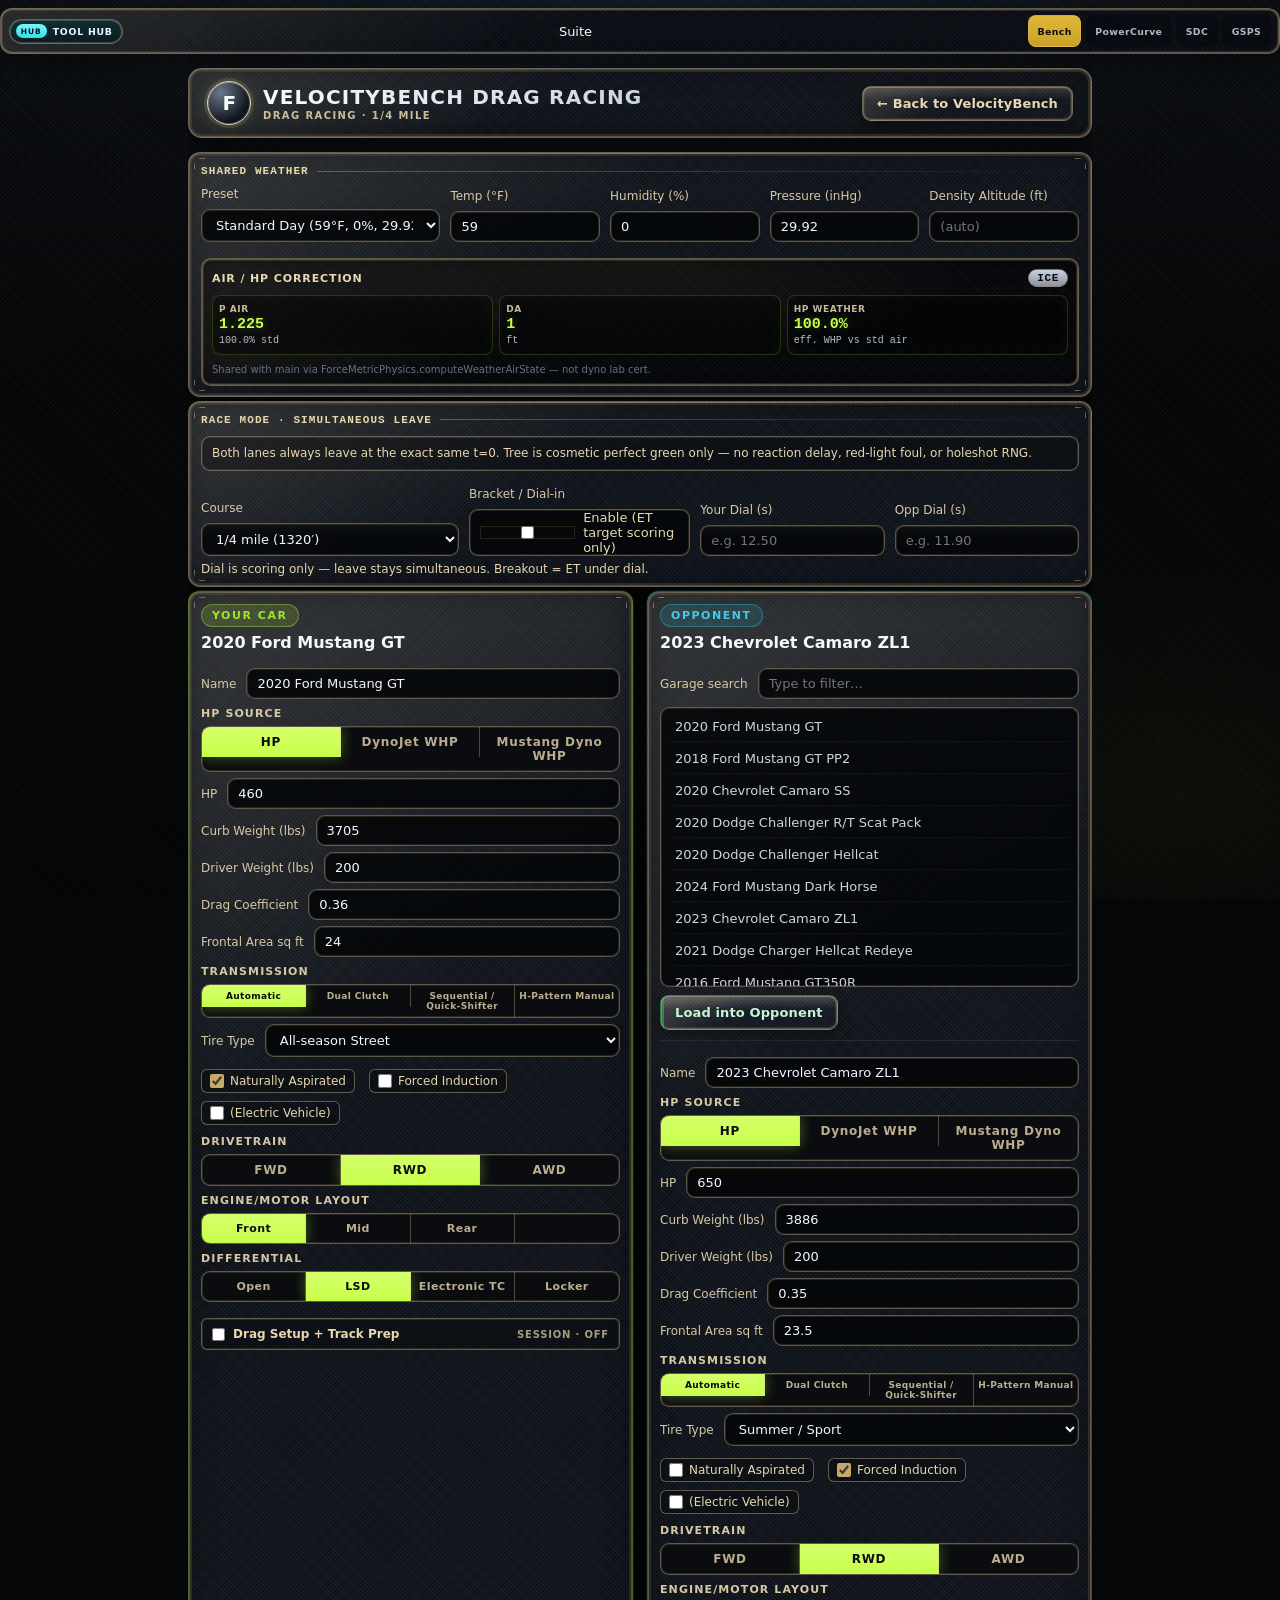
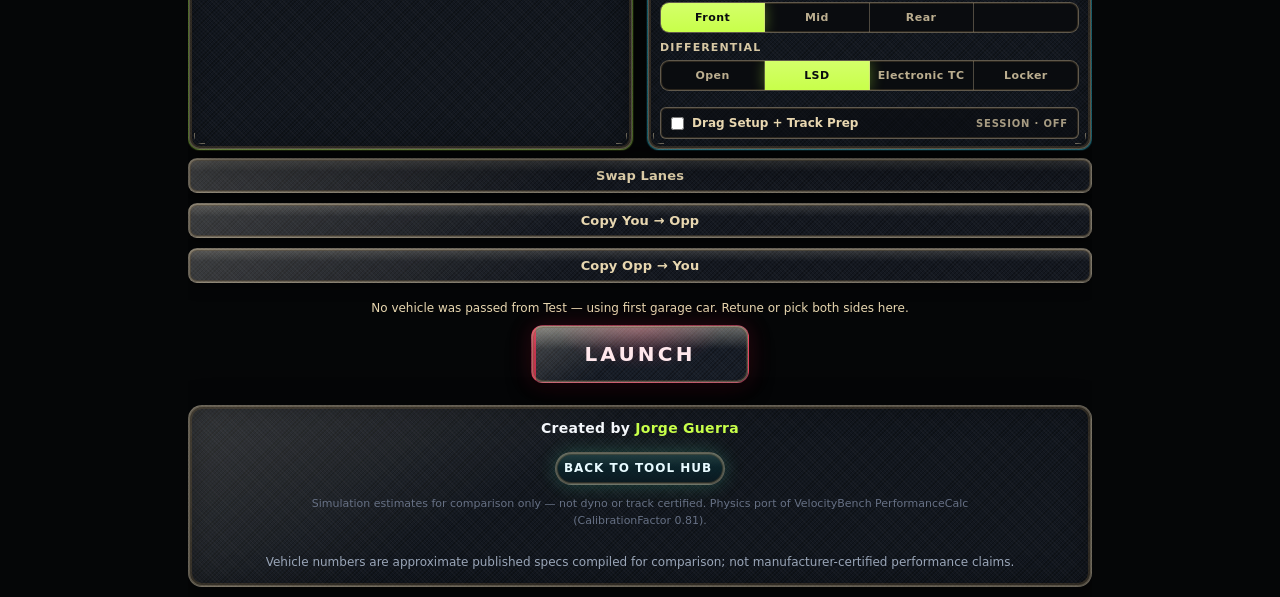
<file: bench/race.html>
<!DOCTYPE html>
<html lang="en">
<head>
  <meta charset="UTF-8" />
  <meta name="viewport" content="width=device-width, initial-scale=1.0" />
  <title>VelocityBench Drag Racing — Dual-Lane Quarter-Mile</title>
  <meta name="description" content="Head-to-head 1/4-mile race calculator. Dual-lane ET, trap, and live lead from the same compiled VelocityBench physics. Estimates for comparison — not track certified." />
  <link rel="canonical" href="https://velocitybench.com/bench/race.html" />
  <meta property="og:title" content="VelocityBench Drag Racing — Dual-Lane Quarter-Mile" />
  <meta property="og:description" content="Head-to-head 1/4-mile race calculator. Dual-lane ET, trap, and live lead from the same compiled VelocityBench physics. Estimates for comparison — not track certified." />
  <meta property="og:url" content="https://velocitybench.com/bench/race.html" />
  <meta property="og:type" content="website" />
  <meta property="og:image" content="https://velocitybench.com/bench/og.png" />
  <meta property="og:site_name" content="VelocityBench" />
  <meta name="twitter:card" content="summary_large_image" />
  <meta name="twitter:title" content="VelocityBench Drag Racing — Dual-Lane Quarter-Mile" />
  <meta name="twitter:description" content="Head-to-head 1/4-mile race calculator. Dual-lane ET, trap, and live lead from the same compiled VelocityBench physics. Estimates for comparison — not track certified." />
  <meta name="twitter:image" content="https://velocitybench.com/bench/og.png" />
  <meta name="robots" content="index,follow" />
  <link rel="stylesheet" href="css/styles.css" />
  <link rel="stylesheet" href="css/race.css" />
  <link rel="stylesheet" href="css/vb-chrome.css" />
</head>
<body class="race-page">
  <nav class="vb-chrome" aria-label="VelocityBench suite">
    <a class="vb-chrome-hub" href="https://velocitybench.com/" title="Back to VelocityBench Tool Hub">
      <span class="vb-chrome-hub-badge">HUB</span>
      <span>Tool Hub</span>
    </a>
    <p class="vb-chrome-label" aria-hidden="true">Suite</p>
    <div class="vb-chrome-tools" role="list">
      <a role="listitem" href="https://velocitybench.com/bench/" aria-current="page" title="VelocityBench Bench">Bench</a>
      <a role="listitem" href="https://01ls1z28-coder.github.io/velocitybench-powercurve/" title="VelocityBench PowerCurve">PowerCurve</a>
      <a role="listitem" href="https://01ls1z28-coder.github.io/sound-distance-calculator/" title="Sound Distance Calculator">SDC</a>
      <a role="listitem" href="https://01ls1z28-coder.github.io/gunshot-sound-propagation/" title="Gunshot Sound Propagation">GSPS</a>
    </div>
  </nav>

  <div class="app race-app">
    <header class="header">
      <div class="brand">
        <div class="logo-mark" aria-hidden="true">F</div>
        <div class="brand-text">
          <h1 class="logo-text">VelocityBench Drag Racing</h1>
          <div class="logo-badge">Drag Racing · 1/4 Mile</div>
        </div>
      </div>
      <div class="header-actions">
        <a class="btn btn-back" href="index.html">← Back to VelocityBench</a>
      </div>
    </header>

    <!-- SETUP -->
    <div id="setupView" class="setup-view">
      <div class="weather-strip card">
        <div class="card-title">Shared Weather</div>
        <div class="weather-row">
          <label class="field"><span>Preset</span>
            <select id="weatherPreset">
              <option value="0">Custom</option>
              <option value="1" selected>Standard Day (59°F, 0%, 29.92 inHg)</option>
              <option value="2">Hot / High DA (90°F, 60%, 29.50 inHg)</option>
              <option value="3">Cool / Low DA (50°F, 40%, 30.10 inHg)</option>
            </select>
          </label>
          <label class="field"><span>Temp (°F)</span><input type="number" id="temp" value="59" step="0.1" /></label>
          <label class="field"><span>Humidity (%)</span><input type="number" id="humidity" value="0" step="0.1" /></label>
          <label class="field"><span>Pressure (inHg)</span><input type="number" id="pressure" value="29.92" step="0.01" /></label>
          <label class="field"><span>Density Altitude (ft)</span><input type="number" id="da" value="" placeholder="(auto)" step="1" /></label>
        </div>
        <div class="air-hp-strip race-air-hp" id="airHpStrip" aria-live="polite">
          <div class="air-hp-strip-head">
            <span class="air-hp-title">Air / HP Correction</span>
            <span class="air-mode-badge" id="airModeBadge">ICE</span>
          </div>
          <div class="air-hp-tiles">
            <div class="air-tile">
              <span class="air-tile-label">ρ air</span>
              <span class="air-tile-value" id="airRhoValue">1.225</span>
              <span class="air-tile-sub" id="airRhoPct">100% std</span>
            </div>
            <div class="air-tile">
              <span class="air-tile-label" id="airDaTileLabel">DA</span>
              <span class="air-tile-value" id="airDaValue">0</span>
              <span class="air-tile-sub" id="airDaUnit">ft</span>
            </div>
            <div class="air-tile">
              <span class="air-tile-label">HP weather</span>
              <span class="air-tile-value" id="airHpFactorValue">100%</span>
              <span class="air-tile-sub" id="airHpFactorSub">vs std-air WHP</span>
            </div>
          </div>
          <div class="air-hp-note" id="airHpNote">Shared with main via ForceMetricPhysics.computeWeatherAirState — not dyno lab cert.</div>
        </div>
      </div>

      <div class="race-opts card">
        <div class="card-title">Race Mode · Simultaneous Leave</div>
        <p class="race-hard-rule">Both lanes always leave at the exact same t=0. Tree is cosmetic perfect green only — no reaction delay, red-light foul, or holeshot RNG.</p>
        <div class="race-opts-row">
          <label class="field"><span>Course</span>
            <select id="raceMode">
              <option value="quarter" selected>1/4 mile (1320′)</option>
              <option value="eighth">1/8 mile (660′)</option>
              <option value="thousand">1000′</option>
              <option value="roll">Roll Race</option>
            </select>
          </label>
          <label class="field check-field"><span>Bracket / Dial-in</span>
            <label class="inline-check"><input type="checkbox" id="bracketEnabled" /> Enable (ET target scoring only)</label>
          </label>
          <label class="field"><span>Your Dial (s)</span><input type="number" id="youDial" value="" placeholder="e.g. 12.50" step="0.001" min="0" disabled /></label>
          <label class="field"><span>Opp Dial (s)</span><input type="number" id="oppDial" value="" placeholder="e.g. 11.90" step="0.001" min="0" disabled /></label>
        </div>
        <div class="roll-speed-panel hidden" id="rollSpeedPanel">
          <div class="roll-speed-row">
            <label class="field"><span>Start Speed</span><input type="number" id="rollStartSpeed" value="100" step="1" min="0" /></label>
            <label class="field"><span>End Speed</span><input type="number" id="rollEndSpeed" value="200" step="1" min="1" /></label>
            <label class="field"><span>Unit</span>
              <select id="rollSpeedUnit">
                <option value="kmh" selected>km/h</option>
                <option value="mph">mph</option>
              </select>
            </label>
          </div>
          <div class="roll-presets" role="group" aria-label="Roll speed presets">
            <button type="button" class="roll-preset" data-start="100" data-end="200" data-unit="kmh">100–200 km/h</button>
            <button type="button" class="roll-preset" data-start="60" data-end="130" data-unit="mph">60–130 mph</button>
            <button type="button" class="roll-preset" data-start="0" data-end="60" data-unit="mph">0–60 mph</button>
          </div>
          <p class="setup-hint" id="rollSpeedHint">Defaults 100→200 km/h. End must be greater than start. Leave stays simultaneous t=0.</p>
        </div>
        <p class="setup-hint" id="bracketHint">Dial is scoring only — leave stays simultaneous. Breakout = ET under dial.</p>
      </div>

      <div class="lanes-grid">
        <!-- YOUR CAR -->
        <section class="card lane-card lane-you">
          <div class="lane-header">
            <span class="lane-tag you">YOUR CAR</span>
            <div class="lane-name" id="youNameLabel">Custom setup</div>
          </div>
          <label class="field"><span>Name</span><input type="text" id="youName" value="Custom setup" autocomplete="off" /></label>
          <div class="roadster-est" id="youRoadsterEst" role="note" hidden></div>
          <div class="drive-row">
            <span class="drive-label">HP Source</span>
            <div class="drive-seg" role="radiogroup" aria-label="Your HP source">
              <label class="drive-opt"><input type="radio" name="youHpSource" id="youHpEngine" value="engine" checked /><span>HP</span></label>
              <label class="drive-opt"><input type="radio" name="youHpSource" id="youHpDynoJet" value="dynojet" /><span>DynoJet WHP</span></label>
              <label class="drive-opt"><input type="radio" name="youHpSource" id="youHpMustang" value="mustang" /><span>Mustang Dyno WHP</span></label>
            </div>
          </div>
          <label class="field"><span id="youHpLabel">HP</span><input type="number" id="youHp" value="450" step="1" /></label>
          <label class="field"><span>Curb Weight (lbs)</span><input type="number" id="youWeight" value="3800" step="1" /></label>
          <label class="field"><span>Driver Weight (lbs)</span><input type="number" id="youDriverWeight" value="200" step="1" min="0" /></label>
          <label class="field"><span>Drag Coefficient</span><input type="number" id="youCd" value="0.32" step="0.01" /></label>
          <label class="field"><span id="youAreaLabel">Frontal Area sq ft</span><input type="number" id="youArea" value="22" step="0.1" /></label>
          <div class="drive-row tx-row">
            <span class="drive-label">Transmission</span>
            <div class="drive-seg drive-seg-4" role="radiogroup" aria-label="Your transmission">
              <label class="drive-opt"><input type="radio" name="youTransmission" id="youTxAuto" value="auto" checked /><span>Automatic</span></label>
              <label class="drive-opt"><input type="radio" name="youTransmission" id="youTxDct" value="dct" /><span>Dual Clutch</span></label>
              <label class="drive-opt"><input type="radio" name="youTransmission" id="youTxSequential" value="sequential" /><span>Sequential / Quick-Shifter</span></label>
              <label class="drive-opt"><input type="radio" name="youTransmission" id="youTxManual" value="manual" /><span>H-Pattern Manual</span></label>
            </div>
          </div>
          <label class="field loss-field-hidden" hidden><span>Drivetrain Loss %</span><input type="number" id="youLoss" value="15" step="0.1" /></label>
          <label class="field">
            <span>Tire Type</span>
            <select id="youTire">
              <option value="0" selected>All-season Street</option>
              <option value="1">Summer / Sport</option>
              <option value="2">UHP Street</option>
              <option value="3">Soft Compound</option>
              <option value="4">Slicks / Drag Radials</option>
            </select>
          </label>
          <div class="check-row">
            <label><input type="checkbox" id="youNA" /> Naturally Aspirated</label>
            <label><input type="checkbox" id="youFI" /> Forced Induction</label>
            <label><input type="checkbox" id="youEv" /> (Electric Vehicle)</label>
          </div>
          <div class="drive-row">
            <span class="drive-label">Drivetrain</span>
            <div class="drive-seg" role="radiogroup" aria-label="Your drivetrain">
              <label class="drive-opt"><input type="radio" name="youDrive" id="youFWD" value="FWD" /><span>FWD</span></label>
              <label class="drive-opt"><input type="radio" name="youDrive" id="youRWD" value="RWD" checked /><span>RWD</span></label>
              <label class="drive-opt"><input type="radio" name="youDrive" id="youAWD" value="AWD" /><span>AWD</span></label>
            </div>
          </div>
          <div class="drive-row">
            <span class="drive-label" id="youLayoutLabel">Engine/Motor Layout</span>
            <div class="drive-seg drive-seg-4" role="radiogroup" aria-label="Your engine/motor layout">
              <label class="drive-opt"><input type="radio" name="youEngineLayout" id="youLayoutFront" value="Front" checked /><span>Front</span></label>
              <label class="drive-opt"><input type="radio" name="youEngineLayout" id="youLayoutMid" value="Mid" /><span>Mid</span></label>
              <label class="drive-opt"><input type="radio" name="youEngineLayout" id="youLayoutRear" value="Rear" /><span>Rear</span></label>
              <label class="drive-opt" id="youLayoutDualWrap"><input type="radio" name="youEngineLayout" id="youLayoutDual" value="Dual" /><span>Front + Rear</span></label>
            </div>
          </div>
          <div class="drive-row">
            <span class="drive-label">Differential</span>
            <div class="diff-seg-row">
              <div class="drive-seg drive-seg-4" role="radiogroup" aria-label="Your differential">
                <label class="drive-opt"><input type="radio" name="youDifferential" id="youDiffOpen" value="Open" /><span>Open</span></label>
                <label class="drive-opt"><input type="radio" name="youDifferential" id="youDiffLSD" value="LSD" checked /><span>LSD</span></label>
                <label class="drive-opt"><input type="radio" name="youDifferential" id="youDiffElectronic" value="Electronic" /><span>Electronic TC</span></label>
                <label class="drive-opt"><input type="radio" name="youDifferential" id="youDiffLocker" value="Locker" /><span>Locker</span></label>
              </div>
              <span class="diff-wheelie-note" id="youDiffWheelieNote" hidden>Wheelie control</span>
            </div>
          </div>
          <div class="drag-pack-row" id="youDragPackRow">
            <label class="drag-pack-toggle" title="Lightweight drag wheels & Sticky tires at optimal tire pressure.&#10;Launch control / transbrake / 2-step&#10;Optimal rear gearing&#10;Passenger seats deleted.&#10;&#10;Times shown with Drag Setup on assume a prepped surface and these changes. Street-tire / full-interior numbers will be slower.">
              <input type="checkbox" id="youDragPack" />
              <span>Drag Setup + Track Prep</span>
            </label>
            <span class="drag-pack-hint" id="youDragPackHint">Session · OFF</span>
          </div>
        </section>

        <!-- OPPONENT -->
        <section class="card lane-card lane-opp">
          <div class="lane-header">
            <span class="lane-tag opp">OPPONENT</span>
            <div class="lane-name" id="oppNameLabel">Pick from garage</div>
          </div>
          <div class="opp-garage">
            <label class="field"><span>Garage search</span>
              <input type="text" id="oppSearch" placeholder="Type to filter…" autocomplete="off" />
            </label>
            <ul class="car-list race-car-list" id="oppCarList"></ul>
            <button type="button" class="btn btn-load" id="btnLoadOpp">Load into Opponent</button>
          </div>
          <label class="field"><span>Name</span><input type="text" id="oppName" value="" autocomplete="off" /></label>
          <div class="roadster-est" id="oppRoadsterEst" role="note" hidden></div>
          <div class="drive-row">
            <span class="drive-label">HP Source</span>
            <div class="drive-seg" role="radiogroup" aria-label="Opponent HP source">
              <label class="drive-opt"><input type="radio" name="oppHpSource" id="oppHpEngine" value="engine" checked /><span>HP</span></label>
              <label class="drive-opt"><input type="radio" name="oppHpSource" id="oppHpDynoJet" value="dynojet" /><span>DynoJet WHP</span></label>
              <label class="drive-opt"><input type="radio" name="oppHpSource" id="oppHpMustang" value="mustang" /><span>Mustang Dyno WHP</span></label>
            </div>
          </div>
          <label class="field"><span id="oppHpLabel">HP</span><input type="number" id="oppHp" value="450" step="1" /></label>
          <label class="field"><span>Curb Weight (lbs)</span><input type="number" id="oppWeight" value="3800" step="1" /></label>
          <label class="field"><span>Driver Weight (lbs)</span><input type="number" id="oppDriverWeight" value="200" step="1" min="0" /></label>
          <label class="field"><span>Drag Coefficient</span><input type="number" id="oppCd" value="0.32" step="0.01" /></label>
          <label class="field"><span id="oppAreaLabel">Frontal Area sq ft</span><input type="number" id="oppArea" value="22" step="0.1" /></label>
          <div class="drive-row tx-row">
            <span class="drive-label">Transmission</span>
            <div class="drive-seg drive-seg-4" role="radiogroup" aria-label="Opponent transmission">
              <label class="drive-opt"><input type="radio" name="oppTransmission" id="oppTxAuto" value="auto" checked /><span>Automatic</span></label>
              <label class="drive-opt"><input type="radio" name="oppTransmission" id="oppTxDct" value="dct" /><span>Dual Clutch</span></label>
              <label class="drive-opt"><input type="radio" name="oppTransmission" id="oppTxSequential" value="sequential" /><span>Sequential / Quick-Shifter</span></label>
              <label class="drive-opt"><input type="radio" name="oppTransmission" id="oppTxManual" value="manual" /><span>H-Pattern Manual</span></label>
            </div>
          </div>
          <label class="field loss-field-hidden" hidden><span>Drivetrain Loss %</span><input type="number" id="oppLoss" value="15" step="0.1" /></label>
          <label class="field">
            <span>Tire Type</span>
            <select id="oppTire">
              <option value="0" selected>All-season Street</option>
              <option value="1">Summer / Sport</option>
              <option value="2">UHP Street</option>
              <option value="3">Soft Compound</option>
              <option value="4">Slicks / Drag Radials</option>
            </select>
          </label>
          <div class="check-row">
            <label><input type="checkbox" id="oppNA" /> Naturally Aspirated</label>
            <label><input type="checkbox" id="oppFI" /> Forced Induction</label>
            <label><input type="checkbox" id="oppEv" /> (Electric Vehicle)</label>
          </div>
          <div class="drive-row">
            <span class="drive-label">Drivetrain</span>
            <div class="drive-seg" role="radiogroup" aria-label="Opponent drivetrain">
              <label class="drive-opt"><input type="radio" name="oppDrive" id="oppFWD" value="FWD" /><span>FWD</span></label>
              <label class="drive-opt"><input type="radio" name="oppDrive" id="oppRWD" value="RWD" checked /><span>RWD</span></label>
              <label class="drive-opt"><input type="radio" name="oppDrive" id="oppAWD" value="AWD" /><span>AWD</span></label>
            </div>
          </div>
          <div class="drive-row">
            <span class="drive-label" id="oppLayoutLabel">Engine/Motor Layout</span>
            <div class="drive-seg drive-seg-4" role="radiogroup" aria-label="Opponent engine/motor layout">
              <label class="drive-opt"><input type="radio" name="oppEngineLayout" id="oppLayoutFront" value="Front" checked /><span>Front</span></label>
              <label class="drive-opt"><input type="radio" name="oppEngineLayout" id="oppLayoutMid" value="Mid" /><span>Mid</span></label>
              <label class="drive-opt"><input type="radio" name="oppEngineLayout" id="oppLayoutRear" value="Rear" /><span>Rear</span></label>
              <label class="drive-opt" id="oppLayoutDualWrap"><input type="radio" name="oppEngineLayout" id="oppLayoutDual" value="Dual" /><span>Front + Rear</span></label>
            </div>
          </div>
          <div class="drive-row">
            <span class="drive-label">Differential</span>
            <div class="diff-seg-row">
              <div class="drive-seg drive-seg-4" role="radiogroup" aria-label="Opponent differential">
                <label class="drive-opt"><input type="radio" name="oppDifferential" id="oppDiffOpen" value="Open" /><span>Open</span></label>
                <label class="drive-opt"><input type="radio" name="oppDifferential" id="oppDiffLSD" value="LSD" checked /><span>LSD</span></label>
                <label class="drive-opt"><input type="radio" name="oppDifferential" id="oppDiffElectronic" value="Electronic" /><span>Electronic TC</span></label>
                <label class="drive-opt"><input type="radio" name="oppDifferential" id="oppDiffLocker" value="Locker" /><span>Locker</span></label>
              </div>
              <span class="diff-wheelie-note" id="oppDiffWheelieNote" hidden>Wheelie control</span>
            </div>
          </div>
          <div class="drag-pack-row" id="oppDragPackRow">
            <label class="drag-pack-toggle" title="Lightweight drag wheels & Sticky tires at optimal tire pressure.&#10;Launch control / transbrake / 2-step&#10;Optimal rear gearing&#10;Passenger seats deleted.&#10;&#10;Times shown with Drag Setup on assume a prepped surface and these changes. Street-tire / full-interior numbers will be slower.">
              <input type="checkbox" id="oppDragPack" />
              <span>Drag Setup + Track Prep</span>
            </label>
            <span class="drag-pack-hint" id="oppDragPackHint">Session · OFF</span>
          </div>
        </section>
      </div>

      <div class="setup-tools">
        <button type="button" class="btn btn-ctrl" id="btnSwapLanes">Swap Lanes</button>
        <button type="button" class="btn btn-ctrl" id="btnCopyYouToOpp">Copy You → Opp</button>
        <button type="button" class="btn btn-ctrl" id="btnCopyOppToYou">Copy Opp → You</button>
      </div>

      <div class="launch-bar">
        <p class="setup-hint" id="setupHint"></p>
        <button type="button" class="btn btn-launch" id="btnLaunch">LAUNCH</button>
      </div>
    </div>

    <!-- RACE VIEW -->
    <div id="raceView" class="race-view hidden">
      <div class="winner-banner" id="winnerBanner" aria-live="polite"></div>

      <div class="race-names">
        <div class="race-name you" id="liveYouName">—</div>
        <div class="race-vs">VS</div>
        <div class="race-name opp" id="liveOppName">—</div>
      </div>

      <div class="tree-board" id="treeBoard" aria-hidden="true">
        <div class="tree-lane">
          <span class="tree-bulb amber" id="treeYouA1"></span>
          <span class="tree-bulb amber" id="treeYouA2"></span>
          <span class="tree-bulb amber" id="treeYouA3"></span>
          <span class="tree-bulb green" id="treeYouG"></span>
        </div>
        <div class="tree-label" id="treeLabel">Simultaneous tree</div>
        <div class="tree-lane">
          <span class="tree-bulb amber" id="treeOppA1"></span>
          <span class="tree-bulb amber" id="treeOppA2"></span>
          <span class="tree-bulb amber" id="treeOppA3"></span>
          <span class="tree-bulb green" id="treeOppG"></span>
        </div>
      </div>

      <div class="track-board">
        <!-- Phase 27/28 — brass stage chrome; header center = Replay/Rematch -->
        <div class="vb-stage-chrome" id="vbStageChrome">
          <div class="vb-stage-header">
            <div class="vb-stage-brand">
              <div class="vb-stage-logo" aria-hidden="true"><span>V</span></div>
              <div class="vb-stage-brand-text">
                <div class="vb-stage-title">VELOCITYBENCH</div>
                <div class="vb-stage-sub"><span></span>DRAG RACING<span></span></div>
              </div>
            </div>
            <div class="vb-stage-header-controls" id="vbStageHeaderControls">
              <button type="button" class="btn vb-header-ctrl" id="btnReplayRace">Replay</button>
              <button type="button" class="btn vb-header-ctrl" id="btnRematch">Rematch / Retune</button>
            </div>
            <div class="vb-stage-telemetry">
              <div class="vb-telem-live"><span class="vb-signal" aria-hidden="true"></span>TELEMETRY <em>LIVE</em></div>
              <div class="vb-telem-stage">STAGE: <span id="vbTelemStageLabel">1320' DRAG STRIP</span></div>
            </div>
          </div>

          <div class="stage-wrap" id="stageWrap">
            <div class="stage-lane-tags" aria-hidden="true">
              <span class="lane-tag you"><i></i>YOU</span>
              <span class="lane-tag opp"><i></i>OPP</span>
            </div>
            <canvas id="raceStage" width="1200" height="300" aria-label="Side-view dual-lane drag strip — positions from physics Steps"></canvas>
            <div class="stage-hud brass-hud" aria-live="polite">
              <div class="stage-hud-lane you">
                <span class="strip-label" id="stripYouLabel">YOU</span>
                <span class="stage-hud-stat" id="youSpeed">0 mph</span>
                <span class="stage-hud-stat" id="youDist">0 ft</span>
              </div>
              <div class="stage-hud-mid">
                <span class="stage-hud-cam" id="stageCamHint">FOLLOW CAM</span>
              </div>
              <div class="stage-hud-lane opp">
                <span class="strip-label" id="stripOppLabel">OPP</span>
                <span class="stage-hud-stat" id="oppSpeed">0 mph</span>
                <span class="stage-hud-stat" id="oppDist">0 ft</span>
              </div>
            </div>
            <!-- Legacy strip hooks kept hidden for any residual refs; canvas is the live stage -->
            <div class="legacy-strip-hooks" hidden aria-hidden="true">
              <div id="youFill"></div><div id="youMarker"></div>
              <div id="oppFill"></div><div id="oppMarker"></div>
            </div>
          </div>

          <div class="vb-stage-plaques" aria-live="polite">
            <div class="vb-plaque vb-plaque-stage">
              <div class="vb-plaque-ico" aria-hidden="true">🏁</div>
              <div class="vb-plaque-body">
                <div class="vb-plaque-kicker">STAGE</div>
                <div class="vb-plaque-value" id="plaqueStageDist">1320 FT</div>
                <div class="vb-plaque-foot">DISTANCE</div>
              </div>
            </div>
            <div class="vb-plaque vb-plaque-speed">
              <div class="vb-plaque-kicker">SPEED (MPH)</div>
              <div class="vb-plaque-split">
                <div class="vb-split you">
                  <span class="vb-split-val" id="plaqueYouSpeed">0.00</span>
                  <span class="vb-split-lbl">YOU</span>
                </div>
                <div class="vb-split-div" aria-hidden="true"></div>
                <div class="vb-split opp">
                  <span class="vb-split-val" id="plaqueOppSpeed">0.00</span>
                  <span class="vb-split-lbl">OPP</span>
                </div>
              </div>
            </div>
            <div class="vb-plaque vb-plaque-reaction">
              <div class="vb-plaque-kicker">REACTION (SEC)</div>
              <div class="vb-plaque-split">
                <div class="vb-split you">
                  <span class="vb-split-val" id="plaqueYouRT">—</span>
                  <span class="vb-split-lbl">YOU</span>
                </div>
                <div class="vb-split-div" aria-hidden="true"></div>
                <div class="vb-split opp">
                  <span class="vb-split-val" id="plaqueOppRT">—</span>
                  <span class="vb-split-lbl">OPP</span>
                </div>
              </div>
            </div>
          </div>
        </div>
        <div class="lead-callout" id="leadCallout">Staging…</div>
        <div class="lead-delta-strip" id="leadDeltaStrip" aria-live="polite">
          <div class="delta-cell" data-mark="60"><span class="delta-mark">60′</span><span class="delta-val" id="delta60">—</span></div>
          <div class="delta-cell" data-mark="330"><span class="delta-mark">330′</span><span class="delta-val" id="delta330">—</span></div>
          <div class="delta-cell" data-mark="660"><span class="delta-mark">⅛</span><span class="delta-val" id="delta660">—</span></div>
          <div class="delta-cell" data-mark="1000"><span class="delta-mark">1000′</span><span class="delta-val" id="delta1000">—</span></div>
          <div class="delta-cell" data-mark="1320"><span class="delta-mark">¼</span><span class="delta-val" id="delta1320">—</span></div>
        </div>
        <div class="track-scale" aria-hidden="true">
          <span class="track-mark" style="left:0%">0'</span>
          <span class="track-mark" style="left:4.545%">60'</span>
          <span class="track-mark" style="left:25%">330'</span>
          <span class="track-mark" style="left:50%">660'</span>
          <span class="track-mark" style="left:75.758%">1000'</span>
          <span class="track-mark track-mark-end" style="left:100%">1320'</span>
        </div>
      </div>

      <div class="photo-finish card hidden" id="photoFinish">
        <div class="card-title">Photo Finish · 0.001 s</div>
        <div class="photo-grid" id="photoFinishGrid"></div>
      </div>

      <div class="charts-row">
        <div class="chart-panel card">
          <div class="card-title">Speed vs Time</div>
          <div class="race-chart-wrap"><canvas id="chartTime"></canvas></div>
        </div>
        <div class="chart-panel card">
          <div class="card-title">Speed vs Distance</div>
          <div class="race-chart-wrap"><canvas id="chartDist"></canvas></div>
        </div>
      </div>

      <div class="results-board" id="resultsBoard"></div>

      <div class="race-actions">
        <button type="button" class="btn btn-ctrl" id="btnSwapLanesRace">Swap Lanes</button>
        <a class="btn btn-back" href="index.html">← Back to VelocityBench</a>
      </div>
    </div>

    <footer class="app-footer">
      <div class="footer-credit">Created by <span>Jorge Guerra</span></div>
      <div class="footer-hub">
        <a class="hub-link" href="https://velocitybench.com/" rel="noopener" title="Back to VelocityBench Tool Hub">Back to Tool Hub</a>
      </div>
      <div class="footer-disclaimer">
        Simulation estimates for comparison only — not dyno or track certified.
        Physics port of VelocityBench PerformanceCalc (CalibrationFactor 0.81).
      </div>
    <br />Vehicle numbers are approximate published specs compiled for comparison; not manufacturer-certified performance claims.
    </footer>
  </div>

  <script src="js/garage-data.js"></script>
  <script src="js/physics.js"></script>
  <script src="js/roadster-pc.js"></script>
  <script src="js/race.js"></script>
</body>
</html>
</file>
<file: bench/css/styles.css>
* {
  box-sizing: border-box;
  margin: 0;
  padding: 0;
}

:root {
  --ui-scale: 1;
  --desk-content-w: 904px; /* 280 + 12 + 280 + 12 + 320 */
  --bg: #050607;
  --bg-elevated: #0a0c10;
  --surface: #0e1218;
  --panel: #12171f;
  --panel-2: #171d27;
  --panel-border: rgba(180, 200, 230, 0.1);
  --panel-border-strong: rgba(200, 220, 255, 0.16);
  --text: #f4f7fb;
  --text-muted: #9aa6b8;
  --text-dim: #667084;
  --accent: #4cc9f0;
  --accent-soft: rgba(76, 201, 240, 0.16);
  --lime: #c8ff4a;
  --lime-hover: #d9ff78;
  --lime-glow: rgba(200, 255, 74, 0.38);
  --red: #ff3355;
  --red-hover: #ff5570;
  --cyan: #2de2e6;
  --input-bg: rgba(4, 6, 9, 0.88);
  --input-border: rgba(180, 200, 230, 0.14);
  --radius: 14px;
  --radius-sm: 9px;
  --shadow-card:
    0 1px 0 rgba(255, 255, 255, 0.06) inset,
    0 0 0 1px rgba(0, 0, 0, 0.45) inset,
    0 12px 36px rgba(0, 0, 0, 0.45);
  --carbon-fine: repeating-linear-gradient(
      45deg,
      rgba(255, 255, 255, 0.028) 0 1px,
      transparent 1px 3px
    ),
    repeating-linear-gradient(
      -45deg,
      rgba(0, 0, 0, 0.28) 0 1px,
      transparent 1px 3px
    );
  --mono: ui-monospace, "Cascadia Code", Consolas, "Courier New", monospace;
  --sans: "Segoe UI", system-ui, -apple-system, BlinkMacSystemFont, sans-serif;
  --focus-ring: 0 0 0 2px var(--bg), 0 0 0 4px rgba(76, 201, 240, 0.55);
  /* Phase 13 — classic brass / champagne chrome (shared with chart bezel) */
  --brass: rgba(215, 196, 160, 0.42);
  --brass-strong: rgba(240, 226, 196, 0.22);
  --brass-inset: rgba(106, 87, 56, 0.35);
  --brass-text: #e8d7b0;
  --brass-face:
    linear-gradient(145deg, rgba(240, 226, 196, 0.12), transparent 38%),
    linear-gradient(165deg, rgba(255, 255, 255, 0.04) 0%, transparent 45%),
    var(--carbon-fine),
    var(--panel);
  --brass-shadow:
    inset 0 0 0 1px var(--brass-strong),
    inset 0 0 0 3px var(--brass-inset),
    inset 0 0 28px rgba(0, 0, 0, 0.35),
    0 12px 36px rgba(0, 0, 0, 0.45);
  /* Phase 33 — shared brass button language (instrument-panel bezels) */
  --btn-brass-face:
    linear-gradient(180deg, rgba(255, 246, 224, 0.16) 0%, transparent 38%),
    linear-gradient(145deg, rgba(240, 226, 196, 0.14), transparent 42%),
    linear-gradient(165deg, rgba(255, 255, 255, 0.05) 0%, transparent 48%),
    var(--carbon-fine),
    #141820;
  --btn-brass-face-strong:
    linear-gradient(180deg, rgba(255, 246, 224, 0.22) 0%, transparent 40%),
    linear-gradient(145deg, rgba(240, 226, 196, 0.18), transparent 45%),
    linear-gradient(165deg, rgba(255, 255, 255, 0.07) 0%, transparent 50%),
    var(--carbon-fine),
    #171d27;
  --btn-brass-rim:
    inset 0 0 0 1px var(--brass-strong),
    inset 0 0 0 2px var(--brass-inset),
    inset 0 1px 0 rgba(255, 246, 224, 0.12),
    0 4px 14px rgba(0, 0, 0, 0.4);
  --btn-brass-rim-hover:
    inset 0 0 0 1px rgba(240, 226, 196, 0.38),
    inset 0 0 0 2px var(--brass-inset),
    inset 0 1px 0 rgba(255, 246, 224, 0.18),
    0 6px 18px rgba(0, 0, 0, 0.45),
    0 0 18px rgba(215, 196, 160, 0.12);
}

html {
  zoom: var(--ui-scale);
}

html, body {
  height: 100%;
  font-family: var(--sans);
  font-size: 13px;
  color: var(--text);
  background-color: var(--bg);
  background-image:
    radial-gradient(1100px 520px at 50% -8%, rgba(76, 201, 240, 0.08), transparent 58%),
    radial-gradient(800px 480px at 92% 88%, rgba(200, 255, 74, 0.04), transparent 52%),
    var(--carbon-fine),
    linear-gradient(180deg, #0b0e13 0%, var(--bg) 42%, #030405 100%);
  background-attachment: fixed;
  -webkit-font-smoothing: antialiased;
  -moz-osx-font-smoothing: grayscale;
}

.app {
  display: flex;
  flex-direction: column;
  min-height: 100vh;
  max-width: 1420px;
  margin: 0 auto;
  padding: 14px 18px 10px;
  gap: 14px;
}

/* ── Header ── */
.header {
  display: flex;
  align-items: center;
  justify-content: space-between;
  gap: 16px;
  padding: 12px 18px;
  background: var(--brass-face);
  border: 1px solid var(--brass);
  border-radius: var(--radius);
  box-shadow: var(--brass-shadow);
  backdrop-filter: blur(8px);
  position: relative;
}

.brand {
  display: flex;
  align-items: center;
  gap: 12px;
}

.logo-mark {
  width: 44px;
  height: 44px;
  border-radius: 50%;
  background:
    radial-gradient(circle at 30% 26%, #6b778c, #10151d 68%),
    var(--carbon-fine),
    #0c1016;
  border: 1.5px solid var(--brass-text);
  box-shadow:
    0 0 0 3px rgba(215, 196, 160, 0.14),
    0 0 18px rgba(200, 255, 74, 0.12),
    inset 0 0 0 1px var(--brass-strong),
    inset 0 1px 0 rgba(255, 255, 255, 0.18);
  display: flex;
  align-items: center;
  justify-content: center;
  font-weight: 800;
  font-size: 20px;
  color: #f8fafc;
  letter-spacing: -0.04em;
  flex-shrink: 0;
}

.brand-text {
  display: flex;
  flex-direction: column;
  gap: 2px;
}

.logo-text {
  font-size: 20px;
  font-weight: 750;
  letter-spacing: 0.06em;
  text-transform: uppercase;
  line-height: 1.1;
  background: linear-gradient(90deg, #f8fafc 0%, #cbd5e1 100%);
  -webkit-background-clip: text;
  background-clip: text;
  color: transparent;

  margin: 0;
}

.logo-badge {
  font-size: 10px;
  font-weight: 600;
  letter-spacing: 0.14em;
  text-transform: uppercase;
  color: var(--brass-text);
  opacity: 0.85;
}

.header-credit {
  display: flex;
  flex-direction: column;
  align-items: flex-end;
  gap: 2px;
  text-align: right;
}

.header-credit-label {
  font-size: 10px;
  font-weight: 600;
  letter-spacing: 0.12em;
  text-transform: uppercase;
  color: var(--brass-text);
  opacity: 0.75;
}

.header-credit-name {
  font-size: 14px;
  font-weight: 700;
  color: var(--text);
  letter-spacing: 0.02em;
}

.header-credit-name em {
  font-style: normal;
  color: var(--lime);
}


/* Header layout + scale controls */
.header-controls {
  display: flex;
  align-items: center;
  justify-content: center;
  gap: 8px;
  flex: 1 1 auto;
  min-width: 0;
  flex-wrap: wrap;
}

.ui-scale {
  display: flex;
  align-items: center;
  gap: 8px;
  min-width: 0;
  padding: 4px 10px;
  border-radius: 999px;
  background: rgba(0, 0, 0, 0.42);
  border: 1px solid var(--brass);
  box-shadow: inset 0 0 0 1px var(--brass-inset);
}

.ui-scale-label {
  font-size: 10px;
  font-weight: 700;
  letter-spacing: 0.1em;
  text-transform: uppercase;
  color: var(--brass-text);
  white-space: nowrap;
  opacity: 0.9;
}

.ui-scale input[type="range"] {
  width: min(160px, 28vw);
  accent-color: var(--lime);
  cursor: pointer;
}

.ui-scale-val {
  font-family: var(--mono);
  font-size: 12px;
  font-weight: 700;
  color: var(--lime);
  min-width: 3.2em;
  text-align: right;
}

.units-toggle {
  display: flex;
  align-items: center;
  gap: 6px;
  padding: 4px 10px;
  border-radius: 999px;
  background: rgba(0, 0, 0, 0.42);
  border: 1px solid var(--brass);
  box-shadow: inset 0 0 0 1px var(--brass-inset);
  flex-wrap: wrap;
}

.units-opt {
  position: relative;
  cursor: pointer;
  margin: 0;
}

.units-opt input {
  position: absolute;
  opacity: 0;
  pointer-events: none;
}

.units-opt span {
  display: inline-block;
  padding: 4px 10px;
  border-radius: 999px;
  font-size: 11px;
  font-weight: 700;
  letter-spacing: 0.04em;
  color: var(--text-muted);
  background: transparent;
  border: 1px solid transparent;
  transition: background 0.12s ease, color 0.12s ease, border-color 0.12s ease;
}

.units-opt input:checked + span {
  color: #0b1220;
  background: var(--lime);
  border-color: rgba(255, 255, 255, 0.15);
}

.units-opt:hover span {
  color: #e8ecf1;
}

@media (max-width: 700px) {
  .header-controls {
    order: 3;
    width: 100%;
  }
  .ui-scale {
    flex: 1 1 auto;
    justify-content: stretch;
  }
  .ui-scale input[type="range"] {
    flex: 1;
    width: auto;
  }
}

/* ── Top grid ── */
.top-grid {
  display: grid;
  /* Vehicle | Atmosphere (DA+Weather) | Results — even cards, equal height */
  grid-template-columns: repeat(3, minmax(0, 1fr));
  gap: 12px;
  align-items: stretch;
}

.card {
  background: var(--brass-face);
  border: 1px solid var(--brass);
  border-radius: 12px;
  padding: 12px 12px 10px;
  display: flex;
  flex-direction: column;
  gap: 6px;
  box-shadow: var(--brass-shadow);
  position: relative;
  overflow: hidden;
}

.card::before {
  content: "";
  position: absolute;
  top: 0;
  left: 14px;
  right: 14px;
  height: 1px;
  background: linear-gradient(90deg, transparent, rgba(240, 226, 196, 0.28), transparent);
  pointer-events: none;
}

/* Phase 14 — tasteful brass corner ticks (instrument cluster) */
.card::after,
.gauge-wrap::after,
.chart-card::after,
.modal::after {
  content: "";
  position: absolute;
  inset: 5px;
  border-radius: 8px;
  pointer-events: none;
  opacity: 0.42;
  background:
    linear-gradient(var(--brass-text), var(--brass-text)) top left / 11px 1px no-repeat,
    linear-gradient(var(--brass-text), var(--brass-text)) top left / 1px 11px no-repeat,
    linear-gradient(var(--brass-text), var(--brass-text)) top right / 11px 1px no-repeat,
    linear-gradient(var(--brass-text), var(--brass-text)) top right / 1px 11px no-repeat,
    linear-gradient(var(--brass-text), var(--brass-text)) bottom left / 11px 1px no-repeat,
    linear-gradient(var(--brass-text), var(--brass-text)) bottom left / 1px 11px no-repeat,
    linear-gradient(var(--brass-text), var(--brass-text)) bottom right / 11px 1px no-repeat,
    linear-gradient(var(--brass-text), var(--brass-text)) bottom right / 1px 11px no-repeat;
}

.card-title {
  font-size: 11px;
  font-weight: 700;
  text-transform: uppercase;
  letter-spacing: 0.1em;
  color: var(--brass-text);
  margin-bottom: 4px;
  display: flex;
  align-items: center;
  gap: 8px;
  font-family: var(--mono);
  text-shadow: 0 0 10px rgba(184, 255, 60, 0.12);
}

.card-title::after {
  content: "";
  flex: 1;
  height: 1px;
  background: linear-gradient(90deg, rgba(215, 196, 160, 0.35), transparent);
}

.atmosphere-card {
  gap: 0;
  /* fill equal-height column so run-controls sit in the empty band under Weather */
  justify-content: flex-start;
}

.atmosphere-card .card-section {
  display: flex;
  flex-direction: column;
  gap: 6px;
}

.atmosphere-card .da-section {
  padding-bottom: 10px;
}

.atmosphere-card .weather-section {
  padding-top: 10px;
}

.card-divider {
  height: 1px;
  margin: 4px 0 2px;
  background: linear-gradient(
    90deg,
    transparent,
    rgba(240, 226, 196, 0.18) 12%,
    rgba(215, 196, 160, 0.45) 50%,
    rgba(240, 226, 196, 0.18) 88%,
    transparent
  );
  box-shadow: 0 0 10px rgba(215, 196, 160, 0.10);
}


.field {
  display: grid;
  grid-template-columns: max-content minmax(96px, 1fr);
  align-items: center;
  gap: 8px 10px;
}

.field > span {
  color: var(--brass-text);
  font-size: 12px;
  font-weight: 500;
  white-space: nowrap;
  opacity: 0.92;
}

.field input,
.field select,
.garage-search input,
select,
input[type="number"],
input[type="text"],
input[type="email"] {
  background:
    linear-gradient(180deg, rgba(240, 226, 196, 0.04), transparent 40%),
    var(--input-bg);
  border: 1px solid var(--brass);
  color: var(--text);
  border-radius: var(--radius-sm);
  padding: 7px 10px;
  font-size: 13px;
  font-family: var(--sans);
  width: 100%;
  box-shadow: inset 0 0 0 1px var(--brass-inset);
  transition: border-color 0.15s ease, box-shadow 0.15s ease, background 0.15s ease;
}

.field input:hover,
.field select:hover,
.garage-search input:hover {
  border-color: rgba(240, 226, 196, 0.55);
}

.field input:focus,
.field select:focus,
.garage-search input:focus,
.btn:focus-visible,
.link-reset:focus-visible {
  outline: none;
  border-color: var(--brass-text);
  box-shadow:
    0 0 0 2px var(--bg),
    0 0 0 4px rgba(215, 196, 160, 0.35);
}

.check-row {
  display: flex;
  flex-wrap: wrap;
  gap: 8px 14px;
  padding: 6px 0 2px;
}

.check-row label {
  display: inline-flex;
  align-items: center;
  gap: 6px;
  color: var(--brass-text);
  cursor: pointer;
  font-size: 12px;
  user-select: none;
  padding: 4px 8px;
  border-radius: 6px;
  background: rgba(0, 0, 0, 0.28);
  border: 1px solid var(--brass);
  transition: background 0.15s ease, border-color 0.15s ease;
}

.check-row label:hover {
  background: rgba(240, 226, 196, 0.06);
  border-color: rgba(240, 226, 196, 0.5);
}

.check-row input[type="checkbox"] {
  width: 14px;
  height: 14px;
  accent-color: #c8a96a;
}

.field-hint {
  margin: 0 0 4px;
  padding: 0 2px;
  font-size: 10px;
  line-height: 1.3;
  color: var(--text-muted);
}

/* ── Buttons ── */
/* Phase 33 — classy brass instrument-panel bezels (shared chrome language) */
.btn {
  border: 1px solid var(--brass);
  border-radius: var(--radius-sm);
  padding: 9px 14px;
  font-size: 13px;
  font-weight: 650;
  cursor: pointer;
  font-family: var(--sans);
  letter-spacing: 0.01em;
  color: var(--brass-text);
  background: var(--btn-brass-face);
  box-shadow: var(--btn-brass-rim);
  transition:
    background 0.15s ease,
    box-shadow 0.15s ease,
    transform 0.05s ease,
    border-color 0.15s ease,
    color 0.15s ease,
    filter 0.15s ease;
}

.btn:hover {
  border-color: rgba(240, 226, 196, 0.65);
  color: #fff6e0;
  background: var(--btn-brass-face-strong);
  box-shadow: var(--btn-brass-rim-hover);
}

.btn:active {
  transform: translateY(1px);
  box-shadow:
    inset 0 0 0 1px var(--brass-strong),
    inset 0 0 0 2px var(--brass-inset),
    inset 0 2px 6px rgba(0, 0, 0, 0.45),
    0 2px 8px rgba(0, 0, 0, 0.35);
}

.btn:focus-visible {
  outline: none;
  border-color: var(--brass-text);
  box-shadow:
    var(--btn-brass-rim),
    0 0 0 2px var(--bg),
    0 0 0 4px rgba(215, 196, 160, 0.4);
}

.btn:disabled,
.btn.btn-disabled {
  opacity: 0.45;
  cursor: not-allowed;
  transform: none;
  filter: grayscale(0.25);
}

/* Garage: fixed 74×74 square beside vertical NA/FI/EV — never % height */
.check-garage-row {
  display: flex !important;
  flex-direction: row !important;
  flex-wrap: nowrap !important;
  align-items: center;
  gap: 8px;
  width: 100%;
  flex-shrink: 0;
}

.check-garage-row .check-row {
  display: flex;
  flex-direction: column;
  flex-wrap: nowrap;
  align-items: stretch;
  justify-content: center;
  gap: 4px;
  padding: 0;
  margin: 0;
  min-width: 0;
  flex: 1 1 auto;
}

.check-garage-row .check-row label {
  width: 100%;
  box-sizing: border-box;
  font-size: 11px;
  padding: 3px 6px;
}

#btnGarage.btn-garage,
.btn-garage {
  box-sizing: border-box;
  width: 74px !important;
  height: 74px !important;
  min-width: 74px !important;
  max-width: 74px !important;
  min-height: 74px !important;
  max-height: 74px !important;
  flex: 0 0 74px !important;
  margin: 0 !important;
  padding: 0 !important;
  font-size: 12px;
  font-weight: 800;
  letter-spacing: 0.05em;
  text-transform: uppercase;
  white-space: nowrap;
  display: inline-flex !important;
  align-items: center;
  justify-content: center;
  border-radius: var(--radius-sm);
  /* Brass body + crimson gem accent (role), not flat neon slab */
  color: #ffe0e6;
  border: 1px solid rgba(255, 80, 100, 0.55);
  background:
    linear-gradient(90deg, rgba(255, 51, 85, 0.55) 0 3px, transparent 3px),
    radial-gradient(ellipse at 50% 18%, rgba(255, 120, 140, 0.22), transparent 55%),
    var(--btn-brass-face-strong);
  box-shadow:
    var(--btn-brass-rim),
    0 0 16px rgba(239, 35, 60, 0.18);
}

.btn-garage:hover {
  color: #fff;
  border-color: rgba(255, 120, 140, 0.75);
  background:
    linear-gradient(90deg, rgba(255, 85, 110, 0.7) 0 3px, transparent 3px),
    radial-gradient(ellipse at 50% 18%, rgba(255, 140, 160, 0.28), transparent 55%),
    var(--btn-brass-face-strong);
  box-shadow: var(--btn-brass-rim-hover), 0 0 20px rgba(239, 35, 60, 0.28);
}

.vehicle-card {
  overflow: visible !important;
}

.btn-generate {
  width: 100%;
  font-weight: 750;
  letter-spacing: 0.04em;
  color: #d7ecff;
  border-color: rgba(76, 160, 255, 0.5);
  background:
    linear-gradient(90deg, rgba(59, 158, 255, 0.55) 0 3px, transparent 3px),
    radial-gradient(ellipse at 50% 12%, rgba(90, 170, 255, 0.18), transparent 55%),
    var(--btn-brass-face-strong);
  box-shadow: var(--btn-brass-rim), 0 0 14px rgba(37, 99, 235, 0.14);
}

.btn-generate:hover {
  color: #eff7ff;
  border-color: rgba(120, 180, 255, 0.7);
  background:
    linear-gradient(90deg, rgba(86, 171, 255, 0.7) 0 3px, transparent 3px),
    radial-gradient(ellipse at 50% 12%, rgba(110, 185, 255, 0.24), transparent 55%),
    var(--btn-brass-face-strong);
  box-shadow: var(--btn-brass-rim-hover), 0 0 18px rgba(37, 99, 235, 0.22);
}

/*
 * Test + Drag Racing — identical outer size in 2-col grid under Diff.
 * Shared brass body; lime vs cyan accent edge + label tint (not full-face neon).
 */
.btn-test,
.btn-drag {
  display: inline-flex;
  align-items: center;
  justify-content: center;
  box-sizing: border-box;
  width: 100%;
  min-width: 0;
  height: 42px;
  min-height: 42px;
  max-height: 42px;
  margin-top: 0;
  padding: 0 10px;
  font-size: 12px;
  font-weight: 800;
  letter-spacing: 0.07em;
  text-transform: uppercase;
  border-radius: 8px;
  background: var(--btn-brass-face-strong);
  box-shadow: var(--btn-brass-rim);
}

.btn-test {
  color: #e2ff9a;
  border: 1px solid rgba(200, 255, 74, 0.48);
  background:
    linear-gradient(90deg, rgba(200, 255, 74, 0.65) 0 3px, transparent 3px),
    radial-gradient(ellipse at 18% 50%, rgba(200, 255, 74, 0.16), transparent 42%),
    linear-gradient(180deg, rgba(255, 246, 224, 0.14) 0%, transparent 40%),
    var(--btn-brass-face-strong);
  text-shadow: 0 0 10px rgba(200, 255, 74, 0.22);
}

.btn-test:hover {
  color: #f2ffc4;
  border-color: rgba(217, 255, 120, 0.72);
  background:
    linear-gradient(90deg, rgba(217, 255, 120, 0.8) 0 3px, transparent 3px),
    radial-gradient(ellipse at 18% 50%, rgba(200, 255, 74, 0.24), transparent 48%),
    var(--btn-brass-face-strong);
  box-shadow:
    var(--btn-brass-rim-hover),
    0 0 16px rgba(200, 255, 74, 0.18);
}

.btn-drag {
  color: #9ef4f7;
  border: 1px solid rgba(45, 226, 230, 0.48);
  background:
    linear-gradient(90deg, rgba(45, 226, 230, 0.65) 0 3px, transparent 3px),
    radial-gradient(ellipse at 18% 50%, rgba(45, 226, 230, 0.16), transparent 42%),
    linear-gradient(180deg, rgba(255, 246, 224, 0.14) 0%, transparent 40%),
    var(--btn-brass-face-strong);
  text-shadow: 0 0 10px rgba(45, 226, 230, 0.22);
}

.btn-drag:hover {
  color: #c5fbff;
  border-color: rgba(103, 232, 249, 0.72);
  background:
    linear-gradient(90deg, rgba(103, 232, 249, 0.8) 0 3px, transparent 3px),
    radial-gradient(ellipse at 18% 50%, rgba(45, 226, 230, 0.24), transparent 48%),
    var(--btn-brass-face-strong);
  box-shadow:
    var(--btn-brass-rim-hover),
    0 0 16px rgba(45, 226, 230, 0.18);
}

.btn-ctrl {
  color: var(--brass-text);
  border: 1px solid var(--brass);
  width: 100%;
  background: var(--btn-brass-face);
  box-shadow: var(--btn-brass-rim);
}

.btn-ctrl:hover {
  color: #fff6e0;
  border-color: rgba(240, 226, 196, 0.65);
  background: var(--btn-brass-face-strong);
  box-shadow: var(--btn-brass-rim-hover);
}

/* ── Air / HP correction strip (fills empty band under Weather) ── */
.air-hp-strip {
  margin: 10px 0 0;
  padding: 10px 10px 8px;
  flex: 1 1 auto;
  min-height: 96px;
  display: flex;
  flex-direction: column;
  gap: 8px;
  justify-content: center;
  border-radius: 10px;
  border: 1px solid var(--brass);
  background:
    radial-gradient(ellipse at 50% 0%, rgba(215, 196, 160, 0.08), transparent 55%),
    linear-gradient(145deg, rgba(240, 226, 196, 0.10), transparent 38%),
    var(--carbon-fine),
    #07090c;
  box-shadow:
    inset 0 0 0 1px var(--brass-strong),
    inset 0 0 0 2px var(--brass-inset),
    inset 0 0 24px rgba(0, 0, 0, 0.45);
}

.air-hp-strip-head {
  display: flex;
  align-items: center;
  justify-content: space-between;
  gap: 8px;
}

.air-hp-title {
  font-size: 11px;
  font-weight: 700;
  letter-spacing: 0.08em;
  text-transform: uppercase;
  color: var(--brass-text);
}

.air-mode-badge {
  font-family: var(--mono);
  font-size: 11px;
  font-weight: 700;
  letter-spacing: 0.06em;
  padding: 2px 8px;
  border-radius: 999px;
  color: #0a0c0f;
  background: linear-gradient(180deg, #f0e2c4, #b89a62);
  border: 1px solid rgba(106, 87, 56, 0.55);
  text-shadow: none;
}

.air-mode-badge[data-mode="EV"] {
  background: linear-gradient(180deg, #d4ff6a, var(--lime));
  border-color: rgba(184, 255, 60, 0.45);
}

.air-mode-badge[data-mode="FI"] {
  background: linear-gradient(180deg, #7ee8ff, #2de2e6);
}

.air-mode-badge[data-mode="NA"] {
  background: linear-gradient(180deg, #f0e2c4, #b89a62);
}

.air-mode-badge[data-mode="ICE"] {
  background: linear-gradient(180deg, #c9d2e0, #8b93a1);
}

.air-hp-tiles {
  display: grid;
  grid-template-columns: repeat(3, minmax(0, 1fr));
  gap: 6px;
}

.air-tile {
  display: flex;
  flex-direction: column;
  gap: 2px;
  padding: 8px 6px;
  border-radius: 8px;
  background: rgba(0, 0, 0, 0.45);
  border: 1px solid rgba(184, 255, 60, 0.18);
  box-shadow: inset 0 0 12px rgba(184, 255, 60, 0.04);
  min-width: 0;
}

.air-tile-label {
  font-size: 9px;
  font-weight: 600;
  letter-spacing: 0.06em;
  text-transform: uppercase;
  color: var(--brass-text);
  opacity: 0.85;
}

.air-tile-value {
  font-family: var(--mono);
  font-size: 15px;
  font-weight: 700;
  color: var(--lime);
  line-height: 1.15;
  text-shadow: 0 0 10px rgba(184, 255, 60, 0.28);
  white-space: nowrap;
  overflow: hidden;
  text-overflow: ellipsis;
}

.air-tile-sub {
  font-family: var(--mono);
  font-size: 10px;
  color: #c9d2e0;
  opacity: 0.9;
  white-space: nowrap;
  overflow: hidden;
  text-overflow: ellipsis;
}

.air-hp-note {
  font-size: 10px;
  line-height: 1.35;
  color: var(--text-dim);
}

/* Run controls — compact strip under Weather Presets (atmosphere column) */
.run-controls {
  margin-top: 0;
  padding-top: 10px;
  display: flex;
  flex-direction: column;
  gap: 8px;
  align-items: stretch;
}

.run-controls-divider {
  margin-top: 10px;
}

.run-controls-playback {
  display: grid;
  grid-template-columns: repeat(3, minmax(0, 1fr));
  gap: 6px;
}

.run-controls-actions {
  display: grid;
  grid-template-columns: 1fr 1fr;
  gap: 6px;
}

.run-controls .btn-ctrl {
  width: 100%;
  padding: 7px 6px;
  font-size: 12px;
  letter-spacing: 0.04em;
}

.run-controls .run-timer {
  font-size: 16px;
  padding: 7px 6px;
  margin: 0;
}

.run-controls .btn-test,
.run-controls .btn-drag {
  width: 100%;
  min-width: 0;
  margin-top: 0;
  height: 42px;
  min-height: 42px;
  max-height: 42px;
  padding: 0 8px;
  font-size: 12px;
  letter-spacing: 0.07em;
  border-radius: 8px;
}

.da-result {
  background: rgba(0, 0, 0, 0.42);
  border: 1px solid var(--brass);
  border-radius: var(--radius-sm);
  padding: 10px;
  text-align: center;
  font-family: var(--mono);
  font-size: 14px;
  font-weight: 600;
  color: var(--cyan);
  min-height: 38px;
  box-shadow:
    inset 0 0 0 1px var(--brass-inset),
    0 0 14px rgba(34, 211, 238, 0.06) inset;
}

/* Results / time-slip — fixed footprint; scroll inside; no grow */
.results-card {
  align-self: stretch;
  min-height: 0;
  max-height: 100%;
  overflow: hidden;
  /* brass chrome inherited from .card; slip fills remaining height */
}

.results-card .card-title {
  color: var(--brass-text);
  letter-spacing: 0.14em;
}

.results-out,
.results-out.run-board {
  flex: 1 1 0 !important;
  box-sizing: border-box;
  width: 100%;
  min-height: 0;
  height: 0; /* flex child fills card; content never expands card */
  max-height: 100%;
  /* Dark digital board — matches Performance Telemetry page palette */
  font-family: var(--mono);
  font-size: 11px;
  line-height: 1.25;
  color: var(--text);
  white-space: normal;
  overflow-x: hidden;
  overflow-y: auto;
  scrollbar-gutter: stable;
  background:
    radial-gradient(120% 80% at 0% 0%, rgba(76, 201, 240, 0.07), transparent 42%),
    radial-gradient(90% 70% at 100% 100%, rgba(200, 255, 74, 0.04), transparent 48%),
    linear-gradient(180deg, #10151c 0%, #07090d 100%);
  border: 1px solid rgba(215, 196, 160, 0.38);
  border-radius: 8px;
  padding: 8px 9px 10px;
  box-shadow:
    inset 0 0 0 1px rgba(0, 0, 0, 0.45),
    0 0 0 1px rgba(0, 0, 0, 0.35);
}

.run-board-idle {
  color: var(--text-dim);
  font-size: 12px;
  letter-spacing: 0.04em;
  padding: 14px 4px;
  line-height: 1.45;
}

.rd-head {
  display: flex;
  align-items: baseline;
  justify-content: space-between;
  gap: 8px;
  margin-bottom: 7px;
}
.rd-name {
  font-size: 12px;
  font-weight: 700;
  letter-spacing: 0.03em;
  color: var(--brass-text);
  min-width: 0;
  overflow: hidden;
  text-overflow: ellipsis;
  white-space: nowrap;
}
.rd-tag {
  flex: 0 0 auto;
  font-size: 9px;
  letter-spacing: 0.14em;
  color: var(--accent);
  border: 1px solid rgba(76, 201, 240, 0.35);
  border-radius: 999px;
  padding: 2px 7px;
}
.rd-meta {
  display: grid;
  grid-template-columns: 1fr 1fr;
  gap: 3px 8px;
  margin-bottom: 7px;
  padding: 5px 7px;
  background: rgba(0, 0, 0, 0.28);
  border: 1px solid rgba(76, 201, 240, 0.12);
  border-radius: 6px;
}
.rd-meta-row {
  display: flex;
  align-items: baseline;
  justify-content: space-between;
  gap: 6px;
  min-width: 0;
}
.rd-meta-row .rd-k { flex: 0 0 auto; }
.rd-meta-row .rd-v {
  color: var(--text);
  font-weight: 600;
  font-size: 10px;
  overflow: hidden;
  text-overflow: ellipsis;
  white-space: nowrap;
  text-align: right;
}
.rd-stack {
  display: flex;
  flex-direction: column;
  gap: 7px;
  min-width: 0;
}
.rd-panel {
  background: rgba(0, 0, 0, 0.32);
  border: 1px solid rgba(76, 201, 240, 0.14);
  border-radius: 6px;
  padding: 5px 7px 7px;
  min-width: 0;
}
.rd-panel h3 {
  margin: 0 0 5px;
  font-size: 9px;
  font-weight: 600;
  letter-spacing: 0.14em;
  text-transform: uppercase;
  color: var(--text-dim);
}
.rd-table { width: 100%; border-collapse: collapse; }
.rd-table th {
  font-size: 9px;
  font-weight: 600;
  letter-spacing: 0.08em;
  text-transform: uppercase;
  color: var(--text-dim);
  text-align: right;
  padding: 0 3px 4px;
}
.rd-table th:first-child { text-align: left; }
.rd-table td,
.rd-table tbody th {
  padding: 2px 3px;
  font-weight: 500;
  font-size: 11px;
}
.rd-table tbody th {
  text-align: left;
  color: var(--text-muted);
  font-weight: 600;
  white-space: nowrap;
}
.rd-table td { text-align: right; }
.rd-table tbody tr:nth-child(odd) td,
.rd-table tbody tr:nth-child(odd) th {
  background: rgba(255, 255, 255, 0.025);
}
.rd-time {
  color: var(--lime);
  font-weight: 700;
  font-variant-numeric: tabular-nums;
}
.rd-mph {
  color: var(--accent);
  font-weight: 700;
  font-variant-numeric: tabular-nums;
}
.rd-range {
  color: #ffb347;
  font-weight: 700;
  font-variant-numeric: tabular-nums;
}
.rd-time.is-miss,
.rd-mph.is-miss,
.rd-range.is-miss {
  color: var(--text-dim);
  font-weight: 500;
}
.rd-k {
  color: var(--text-muted);
  font-size: 9px;
  letter-spacing: 0.04em;
  font-weight: 500;
}
.rd-ranges,
.rd-zeros {
  display: grid;
  gap: 3px;
}
.rd-ranges { grid-template-columns: repeat(2, minmax(0, 1fr)); }
.rd-zeros { grid-template-columns: repeat(3, minmax(0, 1fr)); }
.rd-chip {
  display: flex;
  align-items: baseline;
  justify-content: space-between;
  gap: 4px;
  padding: 3px 5px;
  border-radius: 4px;
  background: rgba(255, 179, 71, 0.06);
  min-width: 0;
}
.rd-chip--zero {
  flex-direction: column;
  gap: 1px;
  padding: 3px 4px;
  background: rgba(200, 255, 74, 0.05);
}
.rd-chip--zero .rd-k { font-size: 8px; }
.rd-chip--zero .rd-time { font-size: 11px; }
.rd-foot-note {
  margin-top: 6px;
  font-size: 9px;
  letter-spacing: 0.06em;
  text-transform: uppercase;
  color: var(--text-dim);
  text-align: center;
}

/* ── Dashboard ── */
.dashboard {
  display: grid;
  /* gauge | chart — chart stretches into former controls strip */
  grid-template-columns: 280px minmax(0, 1fr);
  gap: 12px;
  align-items: stretch;
  flex: 1;
  min-height: 300px;
}

.gauge-wrap,
.chart-card {
  background: var(--brass-face);
  border: 1px solid var(--brass);
  border-radius: 12px;
  box-shadow: var(--brass-shadow);
  position: relative;
}

.gauge-wrap {
  display: flex;
  flex-direction: column;
  align-items: center;
  justify-content: center;
  padding: 10px 14px 18px;
  gap: 6px;
}

.active-vehicle-label {
  font-size: 12px;
  font-weight: 700;
  letter-spacing: 0.04em;
  text-align: center;
  color: var(--lime);
  text-transform: uppercase;
  max-width: 100%;
  padding: 4px 10px 2px;
  line-height: 1.3;
  text-shadow: 0 0 10px rgba(184, 255, 60, 0.25);
  white-space: nowrap;
  overflow: hidden;
  text-overflow: ellipsis;
}

#speedGauge {
  width: 260px;
  height: 260px;
  max-width: 100%;
  margin-top: 2px;
  display: block;
  border-radius: 50%;
  background: radial-gradient(circle at 50% 42%, #1a1f28 0%, #07090d 72%);
  clip-path: circle(50% at 50% 50%);
  -webkit-clip-path: circle(50% at 50% 50%);
  filter: drop-shadow(0 0 18px rgba(212, 184, 137, 0.18)) drop-shadow(0 10px 22px rgba(0, 0, 0, 0.55));
}

.run-timer {
  font-family: var(--mono);
  font-size: 22px;
  font-weight: 700;
  text-align: center;
  color: var(--lime);
  padding: 10px 6px;
  margin: 4px 0;
  border-radius: var(--radius-sm);
  background:
    linear-gradient(180deg, rgba(240, 226, 196, 0.06), transparent 55%),
    rgba(184, 255, 60, 0.06);
  border: 1px solid var(--brass);
  box-shadow:
    inset 0 0 0 1px var(--brass-inset),
    0 0 16px rgba(184, 255, 60, 0.12),
    inset 0 0 12px rgba(184, 255, 60, 0.04);
  letter-spacing: 0.02em;
  text-shadow: 0 0 12px rgba(184, 255, 60, 0.35);
}

.chart-card {
  padding: 12px 14px 14px;
  display: flex;
  flex-direction: column;
  gap: 10px;
  min-width: 0;
  /* Classic gauge sibling: brass/champagne bezel + carbon face (Phase 12/13) */
}

.progress-wrap {
  display: flex;
  flex-direction: column;
  gap: 6px;
}

.progress-labels {
  position: relative;
  height: 14px;
  font-size: 10px;
  color: #e8d7b0;
  font-family: var(--mono);
  letter-spacing: 0.02em;
  text-shadow: 0 0 8px rgba(184, 255, 60, 0.15);
}

.progress-mark {
  position: absolute;
  top: 0;
  transform: translateX(-50%);
  white-space: nowrap;
}

.progress-mark[data-ft="0"] {
  transform: none;
  left: 0 !important;
}

.progress-mark-end {
  transform: translateX(-100%);
}

.progress-bar {
  position: relative;
  height: 9px;
  background:
    linear-gradient(180deg, #10141a, #07090c);
  border-radius: 999px;
  overflow: hidden;
  border: 1px solid var(--brass);
  box-shadow:
    inset 0 0 0 1px var(--brass-inset),
    inset 0 1px 3px rgba(0, 0, 0, 0.65),
    0 0 0 1px rgba(0, 0, 0, 0.35);
}

.progress-ticks {
  position: absolute;
  inset: 0;
  pointer-events: none;
  z-index: 1;
}

.progress-ticks i {
  position: absolute;
  top: 0;
  bottom: 0;
  width: 1px;
  background: rgba(255, 255, 255, 0.28);
  transform: translateX(-50%);
}

.progress-fill {
  position: relative;
  z-index: 2;
  height: 100%;
  width: 0%;
  background: linear-gradient(90deg, #16a34a, var(--lime));
  border-radius: 999px;
  box-shadow: 0 0 10px rgba(184, 255, 60, 0.45);
  transition: width 0.05s linear;
}

.chart-wrap {
  flex: 1;
  height: 240px;
  min-height: 240px;
  position: relative;
  border-radius: 10px;
  overflow: hidden;
  border: 1px solid rgba(215, 196, 160, 0.28);
  background:
    radial-gradient(ellipse at 50% 0%, rgba(215, 196, 160, 0.08), transparent 55%),
    #07090c;
  box-shadow:
    inset 0 0 0 1px rgba(0, 0, 0, 0.55),
    inset 0 0 24px rgba(0, 0, 0, 0.45);
}

.chart-wrap canvas {
  display: block;
  width: 100% !important;
  height: 100% !important;
}

/* ── Footer ── */
.app-footer {
  font-size: 12px;
  color: var(--text-muted);
  text-align: center;
  padding: 12px 14px 14px;
  border: 1px solid var(--brass);
  border-radius: var(--radius);
  line-height: 1.55;
  display: flex;
  flex-direction: column;
  gap: 6px;
  align-items: center;
  background: var(--brass-face);
  box-shadow: var(--brass-shadow);
}

.footer-credit {
  font-size: 14px;
  font-weight: 700;
  color: var(--text);
  letter-spacing: 0.02em;
}

.footer-credit span {
  color: var(--lime);
}

.footer-disclaimer {
  max-width: 720px;
  color: var(--text-dim);
  font-size: 11px;
}

/* ── Garage modal ── */
.modal-backdrop {
  position: fixed;
  inset: 0;
  background: rgba(3, 5, 8, 0.78);
  backdrop-filter: blur(4px);
  display: none;
  align-items: center;
  justify-content: center;
  z-index: 1000;
  padding: 20px;
}

.modal-backdrop.open {
  display: flex;
}

.modal {
  position: relative;
  background:
    linear-gradient(145deg, rgba(240, 226, 196, 0.10), transparent 38%),
    var(--carbon-fine),
    #0e1218;
  border: 1px solid var(--brass);
  border-radius: 14px;
  width: min(640px, 100%);
  max-height: min(780px, 92vh);
  display: flex;
  flex-direction: column;
  overflow: hidden;
  box-shadow:
    inset 0 0 0 1px var(--brass-strong),
    inset 0 0 0 3px var(--brass-inset),
    inset 0 0 28px rgba(0, 0, 0, 0.35),
    0 24px 64px rgba(0, 0, 0, 0.65);
}

.modal-header {
  display: flex;
  align-items: center;
  justify-content: space-between;
  padding: 16px 18px;
  border-bottom: 1px solid var(--brass);
  background:
    linear-gradient(180deg, rgba(240, 226, 196, 0.08), transparent 70%);
}

.modal-header h2 {
  font-size: 15px;
  font-weight: 750;
  letter-spacing: 0.06em;
  text-transform: uppercase;
  color: var(--brass-text);
  font-family: var(--mono);
  text-shadow: 0 0 10px rgba(184, 255, 60, 0.15);
}

.modal-body {
  padding: 14px 18px;
  display: flex;
  flex-direction: column;
  gap: 10px;
  min-height: 0;
  flex: 1;
}

.garage-search label {
  display: block;
  color: var(--brass-text);
  margin-bottom: 6px;
  font-size: 11px;
  font-weight: 650;
  letter-spacing: 0.08em;
  text-transform: uppercase;
}

.garage-filters {
  display: grid;
  grid-template-columns: 1fr 1fr 1fr;
  gap: 8px;
}

.garage-filter {
  display: flex;
  flex-direction: column;
  gap: 4px;
  min-width: 0;
}

.garage-filter span {
  font-size: 10px;
  font-weight: 700;
  letter-spacing: 0.08em;
  text-transform: uppercase;
  color: var(--brass-text);
  opacity: 0.9;
}

.garage-filter select {
  width: 100%;
  background: #080a0d;
  border: 1px solid var(--brass);
  border-radius: 8px;
  color: #e8ecf1;
  padding: 8px 10px;
  font-size: 12px;
  box-shadow: inset 0 0 0 1px var(--brass-inset);
}

.garage-filter select:disabled {
  opacity: 0.55;
  cursor: not-allowed;
}

.car-list-section {
  pointer-events: none;
  cursor: default !important;
  margin-top: 6px;
  margin-bottom: 4px;
  padding: 8px 12px 4px !important;
  font-size: 10px !important;
  font-weight: 750 !important;
  letter-spacing: 0.12em;
  text-transform: uppercase;
  color: var(--brass-text) !important;
  background: transparent !important;
  box-shadow: none !important;
  border-bottom: 1px solid var(--brass);
  border-radius: 0 !important;
}

.car-list-section:hover {
  background: transparent !important;
  color: var(--brass-text) !important;
}

.car-list {
  list-style: none;
  overflow: auto;
  flex: 1;
  min-height: 280px;
  max-height: 420px;
  border: 1px solid var(--brass);
  border-radius: 10px;
  background:
    linear-gradient(180deg, rgba(240, 226, 196, 0.04), transparent 30%),
    #080a0d;
  padding: 4px;
  box-shadow: inset 0 0 0 1px var(--brass-inset);
}

.car-list li {
  padding: 10px 12px;
  border-radius: 8px;
  margin-bottom: 2px;
  cursor: pointer;
  font-size: 13px;
  color: #d1d5db;
  transition: background 0.12s ease, color 0.12s ease, box-shadow 0.12s ease;
}

.car-list li:hover {
  background: rgba(215, 196, 160, 0.10);
  color: #fff;
}

.car-list li.selected {
  background: linear-gradient(90deg, rgba(215, 196, 160, 0.22), rgba(215, 196, 160, 0.06));
  color: #fff;
  box-shadow: inset 3px 0 0 var(--brass-text);
  font-weight: 600;
}

.modal-actions {
  display: flex;
  flex-wrap: wrap;
  gap: 8px;
  padding: 14px 18px 12px;
  border-top: 1px solid var(--brass);
  background:
    linear-gradient(0deg, rgba(240, 226, 196, 0.05), transparent 70%);
}

.modal-actions .btn {
  flex: 1;
  min-width: 100px;
}

.btn-load {
  color: #c6f5d4;
  border: 1px solid rgba(74, 222, 128, 0.48);
  background:
    linear-gradient(90deg, rgba(34, 197, 94, 0.6) 0 3px, transparent 3px),
    radial-gradient(ellipse at 50% 12%, rgba(74, 222, 128, 0.16), transparent 55%),
    var(--btn-brass-face-strong);
  box-shadow: var(--btn-brass-rim);
}

.btn-load:hover {
  color: #e6ffe0;
  border-color: rgba(74, 222, 128, 0.72);
  background:
    linear-gradient(90deg, rgba(74, 222, 128, 0.75) 0 3px, transparent 3px),
    radial-gradient(ellipse at 50% 12%, rgba(74, 222, 128, 0.22), transparent 55%),
    var(--btn-brass-face-strong);
  box-shadow: var(--btn-brass-rim-hover);
}

.btn-close-modal {
  color: var(--brass-text);
  border: 1px solid var(--brass);
  background: var(--btn-brass-face);
  box-shadow: var(--btn-brass-rim);
}

.btn-close-modal:hover {
  color: #fff6e0;
  border-color: rgba(240, 226, 196, 0.65);
  background: var(--btn-brass-face-strong);
  box-shadow: var(--btn-brass-rim-hover);
}

.btn-disabled {
  background: #161a20;
  color: #555;
  cursor: not-allowed;
  box-shadow: none;
  border-color: rgba(120, 130, 145, 0.25);
}

.btn-add {
  color: #d7ecff;
  border: 1px solid rgba(76, 160, 255, 0.5);
  background:
    linear-gradient(90deg, rgba(59, 158, 255, 0.55) 0 3px, transparent 3px),
    var(--btn-brass-face-strong);
  box-shadow: var(--btn-brass-rim);
}
.btn-add:hover {
  color: #eff7ff;
  border-color: rgba(120, 180, 255, 0.7);
  background:
    linear-gradient(90deg, rgba(86, 171, 255, 0.7) 0 3px, transparent 3px),
    var(--btn-brass-face-strong);
  box-shadow: var(--btn-brass-rim-hover);
}

.btn-edit {
  color: var(--brass-text);
  border: 1px solid var(--brass);
  background: var(--btn-brass-face);
  box-shadow: var(--btn-brass-rim);
}
.btn-edit:hover {
  color: #fff6e0;
  border-color: rgba(240, 226, 196, 0.65);
  background: var(--btn-brass-face-strong);
  box-shadow: var(--btn-brass-rim-hover);
}

.btn-delete {
  color: #ffd0d6;
  border: 1px solid rgba(255, 80, 100, 0.5);
  background:
    linear-gradient(90deg, rgba(185, 28, 28, 0.65) 0 3px, transparent 3px),
    var(--btn-brass-face-strong);
  box-shadow: var(--btn-brass-rim);
}
.btn-delete:hover {
  color: #fff;
  border-color: rgba(255, 120, 140, 0.7);
  background:
    linear-gradient(90deg, rgba(220, 38, 38, 0.75) 0 3px, transparent 3px),
    var(--btn-brass-face-strong);
  box-shadow: var(--btn-brass-rim-hover);
}

.car-editor {
  display: none;
  position: absolute;
  left: 0;
  right: 0;
  top: 0;
  bottom: 0;
  z-index: 30;
  padding: 18px 18px 20px;
  background: var(--brass-face); /* opaque panel base — no list bleed-through */
  gap: 10px;
  flex-direction: column;
  overflow: auto;
  border-radius: 14px;
  box-shadow:
    inset 0 0 0 1px var(--brass-strong),
    inset 0 0 0 3px var(--brass-inset);
}

.car-editor.open {
  display: flex;
}

.editor-title {
  font-size: 11px;
  font-weight: 700;
  color: var(--brass-text);
  text-transform: uppercase;
  letter-spacing: 0.1em;
  font-family: var(--mono);
}

.editor-grid {
  display: flex;
  flex-direction: column;
  gap: 7px;
}

.editor-grid .field {
  grid-template-columns: 140px 1fr;
}

.editor-actions {
  display: flex;
  gap: 8px;
  margin-top: 4px;
}

.editor-actions .btn {
  flex: 1;
}

.garage-reset-row {
  padding: 0 18px 16px;
  text-align: center;
  display: flex;
  flex-wrap: wrap;
  gap: 8px 16px;
  justify-content: center;
  align-items: center;
}

.link-reset {
  background: none;
  border: none;
  color: #7dd3fc;
  font-size: 12px;
  cursor: pointer;
  text-decoration: underline;
  text-underline-offset: 3px;
  font-family: var(--sans);
  padding: 4px 8px;
  border-radius: 4px;
}

.link-reset:hover {
  color: #bae6fd;
}

.footer-hub {
  margin: 6px 0 4px;
  display: flex;
  flex-wrap: wrap;
  align-items: center;
  justify-content: center;
  gap: 10px 14px;
}

.footer-support-link {
  background:
    linear-gradient(180deg, rgba(240, 226, 196, 0.08), transparent 60%),
    rgba(8, 14, 20, 0.75);
  border: 1px solid var(--brass);
  color: var(--brass-text);
  font-size: 12px;
  font-weight: 650;
  letter-spacing: 0.06em;
  text-transform: uppercase;
  cursor: pointer;
  text-decoration: none;
  font-family: var(--sans);
  padding: 6px 12px;
  border-radius: 999px;
  box-shadow: inset 0 0 0 1px var(--brass-inset);
}

.footer-support-link:hover {
  color: #fff;
  border-color: rgba(240, 226, 196, 0.65);
  background: rgba(240, 226, 196, 0.10);
}

.footer-support-link:focus-visible {
  outline: 2px solid var(--brass-text);
  outline-offset: 2px;
}

.hub-link {
  display: inline-flex;
  align-items: center;
  gap: 8px;
  padding: 6px 12px 6px 8px;
  border-radius: 999px;
  color: #e8fbff;
  font-size: 12px;
  font-weight: 700;
  letter-spacing: 0.08em;
  text-transform: uppercase;
  text-decoration: none;
  background:
    linear-gradient(180deg, rgba(240, 226, 196, 0.10), transparent 45%),
    linear-gradient(180deg, rgba(45, 226, 230, 0.14), rgba(45, 226, 230, 0.05)),
    rgba(8, 14, 20, 0.85);
  border: 1px solid var(--brass);
  box-shadow:
    inset 0 0 0 1px var(--brass-strong),
    inset 0 0 0 2px var(--brass-inset),
    0 0 18px rgba(45, 226, 230, 0.18),
    0 0 28px rgba(200, 255, 74, 0.08);
  animation: hub-pulse 2.8s ease-in-out infinite;
  transition: border-color 0.2s ease, box-shadow 0.2s ease, transform 0.15s ease;
}

.hub-link-badge {
  font-size: 9px;
  font-weight: 800;
  letter-spacing: 0.12em;
  padding: 3px 6px;
  border-radius: 999px;
  color: #061018;
  background: linear-gradient(180deg, #7af5ff, var(--cyan));
  box-shadow: 0 0 10px rgba(45, 226, 230, 0.45);
}

.hub-link-text {
  color: #dffcff;
}

.hub-link-arrow {
  color: var(--lime);
  font-size: 14px;
  line-height: 1;
  text-shadow: 0 0 10px rgba(200, 255, 74, 0.45);
}

.hub-link:hover {
  color: #fff;
  text-decoration: none;
  border-color: rgba(240, 226, 196, 0.7);
  box-shadow:
    inset 0 0 0 1px var(--brass-strong),
    inset 0 0 0 2px var(--brass-inset),
    0 0 24px rgba(45, 226, 230, 0.30),
    0 0 32px rgba(200, 255, 74, 0.16);
  transform: translateY(-1px);
}

@keyframes hub-pulse {
  0%, 100% {
    box-shadow:
      inset 0 0 0 1px var(--brass-strong),
      inset 0 0 0 2px var(--brass-inset),
      0 0 14px rgba(45, 226, 230, 0.16),
      0 0 22px rgba(200, 255, 74, 0.06);
  }
  50% {
    box-shadow:
      inset 0 0 0 1px var(--brass-strong),
      inset 0 0 0 2px var(--brass-inset),
      0 0 22px rgba(45, 226, 230, 0.28),
      0 0 34px rgba(200, 255, 74, 0.12);
  }
}

@media (prefers-reduced-motion: reduce) {
  .hub-link {
    animation: none;
  }
}



/* FWD | RWD | AWD segmented control */
.drive-row {
  display: flex;
  flex-direction: column;
  gap: 6px;
  margin-top: 2px;
}

.drive-label {
  font-size: 11px;
  font-weight: 700;
  letter-spacing: 0.1em;
  text-transform: uppercase;
  color: var(--brass-text);
  opacity: 0.92;
}

.drive-seg {
  display: grid;
  grid-template-columns: 1fr 1fr 1fr;
  gap: 0;
  background: #0a0c0f;
  border: 1px solid var(--brass);
  border-radius: var(--radius-sm);
  overflow: hidden;
  box-shadow: inset 0 0 0 1px var(--brass-inset);
}

.drive-seg.drive-seg-4 {
  grid-template-columns: 1fr 1fr 1fr 1fr;
}

.drive-seg.drive-seg-4 .drive-opt span {
  padding: 8px 4px;
  font-size: 11px;
  letter-spacing: 0.04em;
}

.drive-opt {
  position: relative;
  cursor: pointer;
  margin: 0;
  user-select: none;
}

.drive-opt input {
  position: absolute;
  opacity: 0;
  pointer-events: none;
}

.drive-opt span {
  display: block;
  text-align: center;
  padding: 8px 6px;
  font-size: 12px;
  font-weight: 700;
  letter-spacing: 0.06em;
  color: var(--brass-text);
  opacity: 0.8;
  background: transparent;
  border-right: 1px solid rgba(215, 196, 160, 0.22);
  transition: background 0.15s ease, color 0.15s ease, box-shadow 0.15s ease, opacity 0.15s ease;
}

.drive-opt:last-child span {
  border-right: none;
}

.drive-opt:hover span {
  color: var(--text);
  opacity: 1;
  background: rgba(240, 226, 196, 0.06);
}

.drive-opt input:checked + span {
  color: #0a0c0f;
  opacity: 1;
  background: linear-gradient(180deg, #d4ff6a, var(--lime));
  box-shadow: 0 0 14px rgba(184, 255, 60, 0.35);
}

/* Disabled radios (light-curb Diff lock: all four, LSD internal / not a user choice) */
.drive-opt input:disabled + span {
  opacity: 0.45;
  cursor: not-allowed;
}
.drive-opt input:disabled:checked + span {
  color: var(--brass-text);
  background: transparent;
  box-shadow: none;
  opacity: 0.5;
}
.drive-opt:has(input:disabled):hover span {
  color: var(--brass-text);
  background: transparent;
  opacity: 0.45;
}
.drive-opt:has(input:disabled:checked):hover span {
  opacity: 0.5;
}

.diff-seg-row {
  display: flex;
  align-items: center;
  flex-wrap: wrap;
  gap: 8px;
  min-width: 0;
}
.diff-seg-row .drive-seg {
  flex: 1 1 auto;
  min-width: 0;
}
.diff-wheelie-note {
  flex: 0 0 auto;
  font-size: 10px;
  font-weight: 650;
  letter-spacing: 0.04em;
  color: var(--brass-text);
  opacity: 0.7;
  white-space: nowrap;
  user-select: none;
}
.diff-wheelie-note[hidden] {
  display: none !important;
}



/* ── Desktop fixed sizes (baked Comfortable) + centered column ── */
@media (min-width: 1101px) {
  .app {
    width: var(--desk-content-w);
    max-width: var(--desk-content-w);
    margin-left: auto;
    margin-right: auto;
    padding-left: 0;
    padding-right: 0;
  }

  .header,
  .top-grid,
  .dashboard,
  .app-footer {
    width: 100%;
    box-sizing: border-box;
  }

  .top-grid {
    grid-template-columns: 280px 280px 320px;
    gap: 12px;
    justify-content: start;
  }

  .top-grid {
    align-items: stretch;
  }

  .top-grid > .card,
  .top-grid > .atmosphere-card,
  .top-grid > .results-card {
    height: auto !important;
    min-height: 481px;
    max-height: none !important;
    box-sizing: border-box;
    overflow: visible !important;
  }

  .vehicle-card {
    height: auto !important;
    overflow: visible !important;
  }

  .dashboard {
    /* 280 + 12 + 611 = 903 ≈ desk content width; chart takes former 140px strip */
    grid-template-columns: 280px 611px;
    gap: 12px;
    justify-content: start;
    height: 375px;
    min-height: 375px;
    max-height: 375px;
    flex: 0 0 375px;
  }

  .gauge-wrap,
  .chart-card {
    height: 375px;
    max-height: 375px;
    box-sizing: border-box;
    overflow: hidden;
  }

  .gauge-wrap {
    padding: 8px 10px 12px;
  }
}

/* Mobile / narrow: Time Slip may grow with content (desktop stays fixed+scroll) */
@media (max-width: 800px) {
  .results-card {
    overflow: visible;
    max-height: none;
    align-self: stretch;
  }
  .results-out,
  .results-out.run-board {
    flex: 0 0 auto !important;
    height: auto !important;
    max-height: none;
    overflow-y: visible;
    overflow-x: hidden;
    scrollbar-gutter: auto;
  }
  .field {
    grid-template-columns: max-content minmax(88px, 1fr);
  }
}

@media (max-width: 1100px) {
  .top-grid {
    grid-template-columns: 1fr 1fr;
  }
  .results-card {
    grid-column: 1 / -1;
  }
  .dashboard {
    grid-template-columns: minmax(220px, 280px) minmax(0, 1fr);
  }
  .header {
    flex-wrap: wrap;
    justify-content: center;
    text-align: center;
  }
  .header-credit {
    align-items: center;
    width: 100%;
    text-align: center;
  }
}

@media (max-width: 700px) {
  .top-grid,
  .dashboard {
    grid-template-columns: 1fr;
  }
  .field {
    grid-template-columns: max-content minmax(80px, 1fr);
  }
  .brand {
    flex-direction: column;
  }
}


/* ── Carbon theme polish ── */
.field input:focus,
.field select:focus,
.garage-search input:focus {
  border-color: var(--brass-text);
  box-shadow:
    0 0 0 2px var(--bg),
    0 0 0 4px rgba(215, 196, 160, 0.35);
}

/* HP source / transmission / locked loss */
.hp-source-row .drive-opt span,
.tx-row .drive-opt span {
  font-size: 10px;
  padding: 6px 4px;
  letter-spacing: 0.02em;
}

.tx-row .drive-seg {
  grid-template-columns: 1fr 1fr 1fr;
}
.tx-row .drive-seg.drive-seg-4 {
  grid-template-columns: repeat(4, minmax(0, 1fr));
}

#loss.is-locked,
#loss:disabled {
  opacity: 0.55;
  cursor: not-allowed;
  background: rgba(20, 24, 32, 0.85);
}

#lossHint {
  margin-top: -0.15rem;
  margin-bottom: 0.35rem;
}

.tx-row {
  margin-top: 0.15rem;
}

/* Phase 1 — hide powertrain loss from vehicle parameters */
.loss-field-hidden,
label.field.loss-field-hidden {
  display: none !important;
}

/* ── Support intake (Phase 9) ── */
.header-support-btn {
  background: var(--btn-brass-face);
  border: 1px solid var(--brass);
  color: var(--brass-text);
  font-size: 11px;
  font-weight: 700;
  letter-spacing: 0.08em;
  text-transform: uppercase;
  font-family: var(--sans);
  padding: 6px 10px;
  border-radius: 999px;
  cursor: pointer;
  box-shadow: var(--btn-brass-rim);
  transition: border-color 0.15s ease, color 0.15s ease, background 0.15s ease, box-shadow 0.15s ease;
}

.header-support-btn:hover {
  background: var(--btn-brass-face-strong);
  border-color: rgba(240, 226, 196, 0.65);
  color: #fff6e0;
  box-shadow: var(--btn-brass-rim-hover);
}

.header-support-btn:focus-visible {
  outline: 2px solid var(--brass-text);
  outline-offset: 2px;
}

.header-credit {
  display: flex;
  flex-wrap: wrap;
  align-items: center;
  justify-content: flex-end;
  gap: 8px 12px;
}

.support-modal {
  width: min(560px, 100%);
  max-height: min(780px, 92vh);
  /* inherit .modal brass bezel; opaque carbon face */
}

.support-body {
  gap: 12px;
  overflow: auto;
}

.support-disclaimer,
.support-live-note {
  margin: 0;
  font-size: 11px;
  line-height: 1.5;
  color: var(--text-dim);
}

.support-live-note {
  color: var(--brass-text);
  opacity: 0.9;
  padding: 8px 10px;
  border-radius: 8px;
  border: 1px solid var(--brass);
  background: #080a0d;
  box-shadow: inset 0 0 0 1px var(--brass-inset);
}

.support-tabs {
  display: grid;
  grid-template-columns: 1fr 1fr 1fr;
  gap: 6px;
}

.support-tab {
  background: #12161d;
  border: 1px solid var(--brass);
  color: var(--brass-text);
  border-radius: 8px;
  padding: 8px 6px;
  font-size: 11px;
  font-weight: 700;
  letter-spacing: 0.04em;
  text-transform: uppercase;
  font-family: var(--sans);
  cursor: pointer;
  line-height: 1.25;
  box-shadow: inset 0 0 0 1px var(--brass-inset);
}

.support-tab:hover {
  color: #fff;
  border-color: rgba(240, 226, 196, 0.55);
}

.support-tab.active,
.support-tab[aria-selected="true"] {
  color: #0a0c0f;
  background: linear-gradient(180deg, #f0e2c4, #b89a62);
  border-color: rgba(106, 87, 56, 0.55);
}

.support-shared,
.support-section {
  display: flex;
  flex-direction: column;
  gap: 8px;
  padding: 12px;
  border-radius: 10px;
  border: 1px solid var(--brass);
  background:
    linear-gradient(180deg, rgba(240, 226, 196, 0.05), transparent 40%),
    #080a0d;
  box-shadow: inset 0 0 0 1px var(--brass-inset);
}

.support-section[hidden] {
  display: none !important;
}

.support-shared .field,
.support-section .field {
  grid-template-columns: 140px 1fr;
}

.field .opt,
.field .req {
  font-style: normal;
  font-weight: 500;
  letter-spacing: 0;
  text-transform: none;
  font-size: 10px;
  color: var(--text-dim);
}

.field .req {
  color: #fca5a5;
}

.field-stack {
  display: flex;
  flex-direction: column;
  align-items: stretch;
  gap: 6px;
}

.field-stack > span {
  white-space: normal;
}

.support-shared textarea,
.support-section textarea,
.field-stack textarea {
  background:
    linear-gradient(180deg, rgba(240, 226, 196, 0.04), transparent 40%),
    var(--input-bg);
  border: 1px solid var(--brass);
  color: var(--text);
  border-radius: var(--radius-sm);
  padding: 8px 10px;
  font-size: 13px;
  font-family: var(--sans);
  width: 100%;
  resize: vertical;
  min-height: 64px;
  box-shadow: inset 0 0 0 1px var(--brass-inset);
  transition: border-color 0.15s ease, box-shadow 0.15s ease, background 0.15s ease;
}

.support-shared textarea:hover,
.support-section textarea:hover,
.field-stack textarea:hover {
  border-color: rgba(240, 226, 196, 0.55);
}

.support-shared textarea:focus,
.support-section textarea:focus,
.field-stack textarea:focus {
  outline: none;
  border-color: var(--brass-text);
  box-shadow:
    0 0 0 2px var(--bg),
    0 0 0 4px rgba(215, 196, 160, 0.35);
}

.support-error {
  margin: 0;
  color: #fecaca;
  background: rgba(185, 28, 28, 0.18);
  border: 1px solid rgba(248, 113, 113, 0.35);
  border-radius: 8px;
  padding: 8px 10px;
  font-size: 12px;
}

.support-actions .btn {
  flex: 1;
  min-width: 120px;
}

.garage-empty {
  list-style: none;
  padding: 18px 14px;
  text-align: center;
  color: #9ca3af;
  cursor: default;
}

.garage-empty-title {
  font-size: 13px;
  font-weight: 650;
  color: #d1d5db;
  margin-bottom: 6px;
}

.garage-empty-hint {
  font-size: 12px;
  color: #6b7280;
  margin-bottom: 12px;
  line-height: 1.4;
}

.btn-request-vehicle {
  color: #d7ecff;
  border: 1px solid rgba(76, 160, 255, 0.5);
  border-radius: 8px;
  padding: 8px 12px;
  font-size: 12px;
  font-weight: 700;
  letter-spacing: 0.04em;
  text-transform: uppercase;
  font-family: var(--sans);
  cursor: pointer;
  background:
    linear-gradient(90deg, rgba(59, 158, 255, 0.55) 0 3px, transparent 3px),
    var(--btn-brass-face-strong);
  box-shadow: var(--btn-brass-rim);
}

.btn-request-vehicle:hover {
  color: #eff7ff;
  border-color: rgba(120, 180, 255, 0.7);
  background:
    linear-gradient(90deg, rgba(86, 171, 255, 0.7) 0 3px, transparent 3px),
    var(--btn-brass-face-strong);
  box-shadow: var(--btn-brass-rim-hover);
}

@media (max-width: 560px) {
  .support-tabs {
    grid-template-columns: 1fr;
  }
  .support-shared .field,
  .support-section .field {
    grid-template-columns: 1fr;
  }
}


/* ── Phase 14 — full-site brass chrome residuals / mobile ── */
.field-hint {
  color: var(--brass-text);
  opacity: 0.7;
}

.progress-labels {
  color: var(--brass-text);
}

.chart-wrap {
  border: 1px solid var(--brass);
  box-shadow:
    inset 0 0 0 1px var(--brass-inset),
    inset 0 0 0 1px rgba(0, 0, 0, 0.55),
    inset 0 0 24px rgba(0, 0, 0, 0.45);
}

/* Keep 3-col TX / layout radios readable; prevent page overflow */
.app {
  overflow-x: clip;
  max-width: 100%;
}

.drive-seg,
.drive-seg.drive-seg-4,
.tx-row .drive-seg {
  min-width: 0;
  width: 100%;
}

@media (max-width: 700px) {
  .app {
    padding-left: 10px;
    padding-right: 10px;
  }
  .header,
  .app-footer,
  .card,
  .gauge-wrap,
  .chart-card,
  .modal {
    max-width: 100%;
  }
  .drive-opt span,
  .drive-seg.drive-seg-4 .drive-opt span,
  .hp-source-row .drive-opt span,
  .tx-row .drive-opt span {
    font-size: 10px;
    padding: 7px 2px;
    letter-spacing: 0.02em;
  }
  .card::after,
  .gauge-wrap::after,
  .chart-card::after,
  .modal::after {
    inset: 4px;
    opacity: 0.32;
  }
}


/* Phase 32 — Test / Drag + run timer in former ATC location (under Differential) */
.vehicle-run-actions {
  margin-top: 10px;
  padding: 9px 9px 8px;
  border: 1px solid var(--brass);
  border-radius: var(--radius-sm);
  background: rgba(10, 12, 15, 0.72);
  box-shadow: inset 0 0 0 1px var(--brass-inset);
  display: flex;
  flex-direction: column;
  gap: 8px;
  min-width: 0;
}

.vehicle-run-actions .run-controls-actions {
  display: grid;
  grid-template-columns: 1fr 1fr;
  gap: 6px;
}

.vehicle-run-actions .btn-test,
.vehicle-run-actions .btn-drag {
  width: 100%;
  min-width: 0;
  margin-top: 0;
  height: 42px;
  min-height: 42px;
  max-height: 42px;
  padding: 0 8px;
  font-size: 12px;
  letter-spacing: 0.07em;
}

.vehicle-run-actions .run-timer {
  font-size: 16px;
  padding: 7px 6px;
  margin: 0;
  text-align: center;
}


/* ── Phase 35 — mobile: contain layout after garage load (long Name/Source) ── */
@media (max-width: 800px) {
  .top-grid,
  .dashboard {
    grid-template-columns: minmax(0, 1fr);
    min-width: 0;
    max-width: 100%;
  }

  .card,
  .vehicle-card,
  .atmosphere-card,
  .results-card,
  .gauge-wrap,
  .chart-card {
    min-width: 0;
    max-width: 100%;
    width: 100%;
    box-sizing: border-box;
    /* Override global/desktop .vehicle-card { overflow: visible !important } */
    overflow-x: clip !important;
  }

  .field {
    min-width: 0;
    max-width: 100%;
    grid-template-columns: minmax(0, max-content) minmax(0, 1fr);
  }

  .field > span {
    overflow: hidden;
    text-overflow: ellipsis;
  }

  .drive-row,
  .drive-seg,
  .drive-seg.drive-seg-4,
  .tx-row .drive-seg,
  .hp-source-row,
  .diff-seg-row,
  .check-garage-row,
  .garage-step-row,
  .drag-pack-row,
  .vehicle-run-actions {
    min-width: 0;
    max-width: 100%;
  }

  .results-out,
  .results-out.run-board {
    min-width: 0;
    max-width: 100%;
    box-sizing: border-box;
    overflow-x: hidden;
    white-space: normal;
    overflow-wrap: anywhere;
    word-break: break-word;
  }

  .active-vehicle-label {
    max-width: 100%;
    min-width: 0;
  }

  html,
  body {
    max-width: 100%;
    overflow-x: clip;
  }
}

@media (max-width: 700px) {
  .top-grid,
  .dashboard {
    grid-template-columns: minmax(0, 1fr);
  }

  .field {
    grid-template-columns: minmax(0, max-content) minmax(0, 1fr);
  }
}


/* Phase 36 — Garage above Vehicle Parameters (step 1) */
.garage-step-row {
  display: flex;
  align-items: center;
  gap: 12px;
  margin: 0 0 12px;
  padding: 10px 10px 10px 8px;
  border: 1px solid var(--brass);
  border-radius: var(--radius-sm);
  background: rgba(10, 12, 15, 0.72);
  box-shadow: inset 0 0 0 1px var(--brass-inset);
  min-width: 0;
  max-width: 100%;
}
.garage-step-copy {
  display: flex;
  flex-direction: column;
  gap: 2px;
  min-width: 0;
}
.garage-step-num {
  font-size: 10px;
  font-weight: 800;
  letter-spacing: 0.14em;
  text-transform: uppercase;
  color: var(--brass-text);
}
.garage-step-hint {
  font-size: 12px;
  color: rgba(232, 215, 176, 0.78);
  line-height: 1.25;
}
#btnGarage.btn-garage-step,
.btn-garage-step {
  /* keep 74×74 brass Garage chrome; sit in step row */
}

/* Edit Vehicle takes former Garage slot beside NA/FI/EV */
#btnEditParams.btn-edit-params,
.btn-edit-params {
  box-sizing: border-box;
  width: 74px !important;
  height: 74px !important;
  min-width: 74px !important;
  max-width: 74px !important;
  min-height: 74px !important;
  max-height: 74px !important;
  flex: 0 0 74px !important;
  margin: 0 !important;
  padding: 4px 2px !important;
  font-size: 10px;
  font-weight: 800;
  letter-spacing: 0.04em;
  text-transform: uppercase;
  white-space: normal;
  line-height: 1.15;
  text-align: center;
  display: inline-flex !important;
  align-items: center;
  justify-content: center;
  border-radius: var(--radius-sm);
  color: #e8f5ff;
  border: 1px solid rgba(120, 190, 255, 0.55);
  background:
    linear-gradient(90deg, rgba(80, 160, 255, 0.55) 0 3px, transparent 3px),
    radial-gradient(ellipse at 50% 18%, rgba(120, 190, 255, 0.22), transparent 55%),
    var(--btn-brass-face-strong);
  box-shadow:
    var(--btn-brass-rim),
    0 0 16px rgba(80, 160, 255, 0.16);
}
.btn-edit-params:hover {
  color: #fff;
  border-color: rgba(160, 210, 255, 0.75);
  box-shadow: var(--btn-brass-rim-hover), 0 0 20px rgba(80, 160, 255, 0.28);
}

/* Drag Setup + Track Prep under Differential */
.drag-pack-row {
  display: flex;
  align-items: center;
  justify-content: space-between;
  gap: 8px;
  margin-top: 10px;
  padding: 8px 10px;
  border: 1px solid var(--brass);
  border-radius: var(--radius-sm);
  background: rgba(10, 12, 15, 0.55);
  box-shadow: inset 0 0 0 1px var(--brass-inset);
  min-width: 0;
}
.drag-pack-toggle {
  display: inline-flex;
  align-items: center;
  gap: 8px;
  font-size: 12px;
  font-weight: 700;
  color: var(--brass-text);
  cursor: pointer;
  min-width: 0;
}
.drag-pack-toggle input {
  accent-color: #c9a227;
}
.drag-pack-toggle input:disabled + span {
  opacity: 0.45;
}
.drag-pack-hint {
  font-size: 10px;
  font-weight: 800;
  letter-spacing: 0.08em;
  text-transform: uppercase;
  color: rgba(232, 215, 176, 0.7);
  white-space: nowrap;
}

/* Phase 36 — Test/Drag+timer live in atmosphere above Play */
.atmosphere-card .vehicle-run-actions {
  margin-top: 12px;
}


/* Hub front-door — shared chrome above .app */
body > .vb-chrome {
  max-width: 1440px;
  margin: 0.65rem auto 0;
  padding-left: 0.65rem;
  padding-right: 0.65rem;
}
body.race-page > .vb-chrome,
body > .vb-chrome {
  box-sizing: border-box;
}

/* 2026 Tesla Roadster estimates disclaimer (shown only when a Roadster trim is loaded) */
.roadster-est {
  margin: 6px 0 8px;
  padding: 7px 10px;
  border: 1px solid rgba(255, 184, 77, 0.55);
  border-left: 3px solid #ffb84d;
  border-radius: 6px;
  background: rgba(255, 184, 77, 0.08);
  color: #f0dfc2;
  font-size: 12px;
  line-height: 1.45;
}
</file>
<file: bench/css/vb-chrome.css>
/* VelocityBench shared chrome — Hub link + tool switcher (Family Brass) */
:root {
  --vb-chrome-brass: rgba(215, 196, 160, 0.42);
  --vb-chrome-brass-strong: rgba(240, 226, 196, 0.22);
  --vb-chrome-brass-inset: rgba(106, 87, 56, 0.35);
  --vb-chrome-brass-text: #e8d7b0;
  --vb-chrome-deep: #07090c;
  --vb-chrome-muted: #b0b8c4;
}

.vb-chrome {
  display: flex;
  flex-wrap: wrap;
  align-items: center;
  justify-content: space-between;
  gap: 0.55rem 0.85rem;
  padding: 0.45rem 0.65rem;
  margin: 0 0 0.75rem;
  border-radius: 12px;
  border: 1px solid var(--vb-chrome-brass);
  background:
    linear-gradient(145deg, rgba(240, 226, 196, 0.10), transparent 40%),
    linear-gradient(165deg, rgba(255, 255, 255, 0.03) 0%, transparent 45%),
    repeating-linear-gradient(45deg, rgba(255,255,255,0.025) 0 1px, transparent 1px 3px),
    repeating-linear-gradient(-45deg, rgba(0,0,0,0.25) 0 1px, transparent 1px 3px),
    rgba(12, 16, 22, 0.92);
  box-shadow:
    inset 0 0 0 1px var(--vb-chrome-brass-strong),
    inset 0 0 0 2px var(--vb-chrome-brass-inset),
    0 8px 22px rgba(0, 0, 0, 0.35);
  font-family: "Segoe UI", system-ui, -apple-system, sans-serif;
}

.vb-chrome-hub {
  display: inline-flex;
  align-items: center;
  gap: 0.45rem;
  padding: 0.35rem 0.7rem 0.35rem 0.4rem;
  border-radius: 999px;
  text-decoration: none;
  color: #e8fbff;
  font-size: 0.72rem;
  font-weight: 700;
  letter-spacing: 0.08em;
  text-transform: uppercase;
  border: 1px solid var(--vb-chrome-brass);
  background:
    linear-gradient(180deg, rgba(45, 226, 230, 0.14), rgba(45, 226, 230, 0.05)),
    rgba(8, 14, 20, 0.85);
  box-shadow: inset 0 0 0 1px var(--vb-chrome-brass-strong);
  transition: border-color 0.15s ease, transform 0.15s ease;
}

.vb-chrome-hub:hover {
  border-color: rgba(240, 226, 196, 0.7);
  transform: translateY(-1px);
  color: #fff;
}

.vb-chrome-hub-badge {
  font-size: 0.58rem;
  font-weight: 800;
  letter-spacing: 0.12em;
  padding: 0.2rem 0.4rem;
  border-radius: 999px;
  color: #061018;
  background: linear-gradient(180deg, #7af5ff, #2de2e6);
}

.vb-chrome-tools {
  display: flex;
  flex-wrap: wrap;
  gap: 0.35rem;
  align-items: center;
}

.vb-chrome-tools a {
  display: inline-flex;
  align-items: center;
  min-height: 32px;
  padding: 0.3rem 0.65rem;
  border-radius: 8px;
  text-decoration: none;
  font-size: 0.72rem;
  font-weight: 700;
  letter-spacing: 0.04em;
  color: var(--vb-chrome-muted);
  border: 1px solid transparent;
  background: rgba(4, 6, 9, 0.45);
  transition: color 0.15s ease, border-color 0.15s ease, background 0.15s ease;
}

.vb-chrome-tools a:hover {
  color: var(--vb-chrome-brass-text);
  border-color: var(--vb-chrome-brass);
}

.vb-chrome-tools a[aria-current="page"] {
  color: #0a0c0f;
  background: linear-gradient(180deg, #dfb83a, #c9a227);
  border-color: rgba(255, 255, 255, 0.12);
}

.vb-chrome-tools a:focus-visible,
.vb-chrome-hub:focus-visible {
  outline: none;
  box-shadow: 0 0 0 2px var(--vb-chrome-deep), 0 0 0 4px rgba(215, 196, 160, 0.4);
}

@media (max-width: 640px) {
  .vb-chrome {
    padding: 0.4rem 0.5rem;
  }
  .vb-chrome-tools a {
    font-size: 0.68rem;
    padding: 0.28rem 0.5rem;
  }
}
</file>
<file: bench/css/admin.css>
* { box-sizing: border-box; margin: 0; padding: 0; }

:root {
  --bg: #050607;
  --panel: #12171f;
  --panel-2: #171d27;
  --border: rgba(180, 200, 230, 0.12);
  --text: #f4f7fb;
  --muted: #9aa6b8;
  --dim: #667084;
  --accent: #4cc9f0;
  --lime: #c8ff4a;
  --red: #ff3355;
  --input: rgba(4, 6, 9, 0.88);
  --radius: 12px;
  --mono: ui-monospace, Consolas, monospace;
  --sans: "Segoe UI", system-ui, sans-serif;
}

html, body {
  min-height: 100%;
  font-family: var(--sans);
  font-size: 13px;
  color: var(--text);
  background:
    radial-gradient(900px 420px at 50% -10%, rgba(76, 201, 240, 0.08), transparent 55%),
    linear-gradient(180deg, #0b0e13, var(--bg) 40%, #030405);
}

code { font-family: var(--mono); font-size: 0.92em; color: var(--accent); }
.muted { color: var(--muted); }
.opt { color: var(--dim); font-weight: 400; font-style: normal; }

/* HTML hidden must beat display:grid (Phase 30 hotfix) */
[hidden] {
  display: none !important;
}

.gate-panel:not([hidden]) {
  min-height: 100vh;
  display: grid;
  place-items: center;
  padding: 24px;
}
.gate-card {
  width: min(420px, 100%);
  background: var(--panel);
  border: 1px solid var(--border);
  border-radius: var(--radius);
  padding: 28px;
  display: grid;
  gap: 14px;
}
.gate-card h1 { font-size: 1.35rem; }

.admin-app:not([hidden]) {
  max-width: 1180px;
  margin: 0 auto;
  padding: 20px 16px 48px;
  display: grid;
  gap: 16px;
}

.admin-header {
  display: flex;
  flex-wrap: wrap;
  justify-content: space-between;
  gap: 12px;
  align-items: flex-start;
}
.admin-header h1 { font-size: 1.4rem; display: flex; align-items: center; gap: 10px; }
.badge {
  font-size: 0.7rem;
  padding: 3px 8px;
  border-radius: 999px;
  background: rgba(76, 201, 240, 0.15);
  color: var(--accent);
  border: 1px solid rgba(76, 201, 240, 0.35);
}
.header-actions { display: flex; flex-wrap: wrap; gap: 8px; }

.panel {
  background: var(--panel);
  border: 1px solid var(--border);
  border-radius: var(--radius);
  padding: 16px 18px;
}
.panel h2 { font-size: 1.05rem; margin-bottom: 10px; }

.help-list { margin: 8px 0 12px 18px; color: var(--muted); }
.help-list li { margin: 4px 0; }

.field {
  display: grid;
  gap: 5px;
  margin-bottom: 10px;
}
.field.grow { grid-column: 1 / -1; }
.field span { color: var(--muted); font-size: 0.78rem; letter-spacing: 0.02em; }
.field.check {
  display: flex;
  align-items: center;
  gap: 8px;
  margin-top: 18px;
}
.field.check span { order: 2; font-size: 0.85rem; color: var(--text); }
.field.check input { width: auto; margin: 0; }

input, select, textarea {
  width: 100%;
  background: var(--input);
  border: 1px solid var(--border);
  border-radius: 8px;
  color: var(--text);
  padding: 8px 10px;
  font: inherit;
}
textarea { resize: vertical; min-height: 64px; }
input:focus, select:focus, textarea:focus, button:focus-visible {
  outline: 2px solid rgba(76, 201, 240, 0.55);
  outline-offset: 1px;
}

.row { display: flex; flex-wrap: wrap; gap: 10px; align-items: center; }

.btn {
  appearance: none;
  border: 1px solid var(--border);
  background: var(--panel-2);
  color: var(--text);
  border-radius: 9px;
  padding: 8px 14px;
  font: inherit;
  cursor: pointer;
  text-decoration: none;
  display: inline-flex;
  align-items: center;
  justify-content: center;
}
.btn:hover { border-color: rgba(200, 220, 255, 0.28); }
.btn-primary { background: rgba(76, 201, 240, 0.18); border-color: rgba(76, 201, 240, 0.45); color: #c9f3ff; }
.btn-lime { background: rgba(200, 255, 74, 0.14); border-color: rgba(200, 255, 74, 0.45); color: var(--lime); }
.btn-ghost { background: transparent; }
.btn-danger-outline { color: #ff8a9a; border-color: rgba(255, 51, 85, 0.4); }
.btn-sm { padding: 5px 10px; font-size: 0.85rem; }
.btn:disabled { opacity: 0.45; cursor: not-allowed; }

.status { color: var(--muted); font-size: 0.85rem; }
.status.ok { color: var(--lime); }
.status.err { color: #ff8a9a; }
.error { color: #ff8a9a; }

.editor-grid {
  display: grid;
  grid-template-columns: minmax(240px, 300px) 1fr;
  gap: 16px;
}
@media (max-width: 860px) {
  .editor-grid { grid-template-columns: 1fr; }
}

.list-toolbar { display: grid; gap: 8px; margin-bottom: 8px; }
.list-toolbar h2 { display: flex; align-items: baseline; gap: 8px; margin: 0; }
.count { color: var(--dim); font-size: 0.85rem; font-weight: 500; }
.list-actions { display: flex; gap: 6px; margin-bottom: 10px; }

.vehicle-list {
  list-style: none;
  max-height: min(62vh, 640px);
  overflow: auto;
  border: 1px solid var(--border);
  border-radius: 8px;
  background: rgba(0, 0, 0, 0.25);
}
.vehicle-list li {
  padding: 8px 10px;
  border-bottom: 1px solid rgba(255, 255, 255, 0.04);
  cursor: pointer;
}
.vehicle-list li:hover { background: rgba(76, 201, 240, 0.06); }
.vehicle-list li.active { background: rgba(76, 201, 240, 0.14); color: #c9f3ff; }
.vehicle-list li .meta { display: block; color: var(--dim); font-size: 0.75rem; margin-top: 2px; }

.tire-guidance {
  background: rgba(200, 255, 74, 0.08);
  border: 1px solid rgba(200, 255, 74, 0.22);
  border-radius: 8px;
  padding: 8px 10px;
  margin-bottom: 12px;
  color: #dce9b8;
  font-size: 0.85rem;
}
.tire-guidance.warn {
  background: rgba(255, 51, 85, 0.1);
  border-color: rgba(255, 51, 85, 0.35);
  color: #ffc0c8;
}

.vehicle-form { display: grid; gap: 4px; }
.form-row {
  display: grid;
  grid-template-columns: repeat(4, minmax(0, 1fr));
  gap: 10px;
}
@media (max-width: 960px) {
  .form-row { grid-template-columns: repeat(2, minmax(0, 1fr)); }
}

.diff-box {
  margin: 12px 0;
  border: 1px solid var(--border);
  border-radius: 8px;
  padding: 8px 10px;
  background: rgba(0, 0, 0, 0.28);
}
.diff-box summary { cursor: pointer; color: var(--muted); margin-bottom: 6px; }
.diff-box pre {
  white-space: pre-wrap;
  word-break: break-word;
  font-family: var(--mono);
  font-size: 0.78rem;
  color: #c5d0e0;
  max-height: 240px;
  overflow: auto;
}

.success-box {
  margin-top: 14px;
  padding: 14px;
  border-radius: 10px;
  border: 1px solid rgba(200, 255, 74, 0.35);
  background: rgba(200, 255, 74, 0.08);
  display: grid;
  gap: 6px;
}
.review-note {
  margin-top: 6px;
  font-weight: 600;
  color: var(--lime);
}

.help-dialog {
  border: 1px solid var(--border);
  border-radius: var(--radius);
  background: var(--panel);
  color: var(--text);
  padding: 20px;
  max-width: 560px;
  width: calc(100% - 24px);
}
.help-dialog::backdrop { background: rgba(0, 0, 0, 0.65); }
.help-dialog h2 { margin-bottom: 10px; }
.help-dialog h3 { margin: 14px 0 6px; font-size: 0.95rem; }
.help-dialog ol, .help-dialog ul { margin-left: 18px; color: var(--muted); }
.help-dialog li { margin: 4px 0; }
.help-dialog .btn { margin-top: 14px; }

.admin-footer {
  display: flex;
  flex-wrap: wrap;
  justify-content: space-between;
  gap: 8px;
  color: var(--dim);
  font-size: 0.8rem;
  padding-top: 4px;
}

.help { color: var(--dim); font-size: 0.8rem; }

body > .vb-chrome {
  max-width: 1100px;
  margin: 0.65rem auto 0.85rem;
}
</file>
<file: bench/css/race.css>
/* ForceMetric Drag Racing — arcade motorsport overlay */

.race-page {
  --you: #b8ff3c;
  --you-glow: rgba(184, 255, 60, 0.45);
  --opp: #22d3ee;
  --opp-glow: rgba(34, 211, 238, 0.45);
  --neon-pink: #ff2d95;
}

.race-app {
  max-width: 1480px;
}

.header-actions {
  display: flex;
  gap: 10px;
  align-items: center;
}

.btn-back {
  display: inline-flex;
  align-items: center;
  text-decoration: none;
  background: var(--panel-2);
  color: #e8ecf1;
  border: 1px solid var(--panel-border-strong);
  padding: 9px 14px;
  border-radius: var(--radius-sm);
  font-weight: 650;
  font-size: 13px;
}

.btn-back:hover {
  background: #1c222b;
  border-color: rgba(255, 255, 255, 0.18);
}

.hidden {
  display: none !important;
}

/* Setup */
.weather-strip {
  margin-bottom: 4px;
}

.weather-row {
  display: grid;
  grid-template-columns: minmax(160px, 1.6fr) repeat(4, minmax(110px, 1fr));
  gap: 10px;
  align-items: end;
}

.lanes-grid {
  display: grid;
  grid-template-columns: 1fr 1fr;
  gap: 14px;
}

.lane-card {
  position: relative;
  overflow: visible;
  min-width: 0;
}

.lane-card.lane-you {
  border-color: rgba(184, 255, 60, 0.28);
  box-shadow: 0 0 0 1px rgba(184, 255, 60, 0.08), var(--shadow-card);
}

.lane-card.lane-opp {
  border-color: rgba(34, 211, 238, 0.28);
  box-shadow: 0 0 0 1px rgba(34, 211, 238, 0.08), var(--shadow-card);
}

.lane-header {
  display: flex;
  flex-direction: column;
  gap: 6px;
  margin-bottom: 10px;
}

.lane-tag {
  display: inline-block;
  align-self: flex-start;
  font-size: 11px;
  font-weight: 800;
  letter-spacing: 0.14em;
  padding: 4px 10px;
  border-radius: 999px;
}

.lane-tag.you {
  background: rgba(184, 255, 60, 0.15);
  color: var(--you);
  border: 1px solid rgba(184, 255, 60, 0.35);
}

.lane-tag.opp {
  background: rgba(34, 211, 238, 0.12);
  color: var(--opp);
  border: 1px solid rgba(34, 211, 238, 0.35);
}

.lane-name {
  font-size: 16px;
  font-weight: 750;
  color: var(--text);
  white-space: nowrap;
  overflow: hidden;
  text-overflow: ellipsis;
}

.opp-garage {
  margin-bottom: 10px;
  padding-bottom: 10px;
  border-bottom: 1px solid var(--panel-border);
}

.race-car-list {
  max-height: 160px;
  margin: 8px 0;
  border: 1px solid var(--panel-border);
  border-radius: var(--radius-sm);
  background: var(--input-bg);
  overflow-y: auto;
}

.race-car-list li {
  padding: 7px 10px;
  cursor: pointer;
  border-bottom: 1px solid rgba(255, 255, 255, 0.04);
}

.race-car-list li:hover,
.race-car-list li.selected {
  background: rgba(34, 211, 238, 0.12);
  color: var(--opp);
}

.launch-bar {
  display: flex;
  flex-direction: column;
  align-items: center;
  gap: 10px;
  padding: 18px 0 8px;
}

.setup-hint {
  color: var(--text-muted);
  font-size: 12px;
  min-height: 1.2em;
}

.btn-launch {
  /* Phase 33 — brass primary CTA with crimson gem accent (not flat neon slab) */
  font-size: 20px;
  font-weight: 900;
  letter-spacing: 0.16em;
  text-transform: uppercase;
  padding: 16px 52px;
  border-radius: 12px;
  color: #ffe8ec;
  border: 1px solid rgba(255, 80, 110, 0.55);
  background:
    linear-gradient(90deg, rgba(255, 51, 85, 0.7) 0 4px, transparent 4px),
    radial-gradient(ellipse at 50% 0%, rgba(255, 100, 130, 0.28), transparent 55%),
    linear-gradient(180deg, rgba(255, 246, 224, 0.18) 0%, transparent 42%),
    var(--btn-brass-face-strong, var(--brass-face));
  box-shadow:
    var(--btn-brass-rim, inset 0 0 0 1px var(--brass-strong), inset 0 0 0 2px var(--brass-inset)),
    0 0 22px rgba(225, 29, 72, 0.22),
    0 8px 24px rgba(0, 0, 0, 0.4);
  animation: launchPulse 1.8s ease-in-out infinite;
}

.btn-launch:hover {
  color: #fff;
  border-color: rgba(255, 120, 140, 0.75);
  background:
    linear-gradient(90deg, rgba(255, 85, 110, 0.85) 0 4px, transparent 4px),
    radial-gradient(ellipse at 50% 0%, rgba(255, 120, 150, 0.34), transparent 55%),
    var(--btn-brass-face-strong, var(--brass-face));
}

@keyframes launchPulse {
  0%, 100% {
    box-shadow:
      var(--btn-brass-rim, inset 0 0 0 1px var(--brass-strong), inset 0 0 0 2px var(--brass-inset)),
      0 0 18px rgba(225, 29, 72, 0.18),
      0 8px 24px rgba(0, 0, 0, 0.4);
  }
  50% {
    box-shadow:
      var(--btn-brass-rim, inset 0 0 0 1px var(--brass-strong), inset 0 0 0 2px var(--brass-inset)),
      0 0 28px rgba(225, 29, 72, 0.32),
      0 8px 28px rgba(0, 0, 0, 0.45);
  }
}

/* Race view */
.race-view {
  display: flex;
  flex-direction: column;
  gap: 14px;
}

.winner-banner {
  text-align: center;
  font-size: 28px;
  font-weight: 900;
  letter-spacing: 0.12em;
  text-transform: uppercase;
  padding: 16px 20px;
  border-radius: var(--radius);
  border: 1px solid var(--panel-border);
  background: var(--surface);
  min-height: 64px;
  display: flex;
  align-items: center;
  justify-content: center;
  opacity: 0;
  transform: scale(0.96);
  transition: opacity 0.35s ease, transform 0.35s ease, box-shadow 0.35s ease;
}

.winner-banner.show {
  opacity: 1;
  transform: scale(1);
}

.winner-banner.win-you {
  color: var(--you);
  border-color: rgba(184, 255, 60, 0.45);
  box-shadow: 0 0 40px var(--you-glow);
  text-shadow: 0 0 18px var(--you-glow);
}

.winner-banner.win-opp {
  color: var(--opp);
  border-color: rgba(34, 211, 238, 0.45);
  box-shadow: 0 0 40px var(--opp-glow);
  text-shadow: 0 0 18px var(--opp-glow);
}

.winner-banner.win-tie {
  color: #fbbf24;
  border-color: rgba(251, 191, 36, 0.45);
  box-shadow: 0 0 36px rgba(251, 191, 36, 0.35);
}

.race-names {
  display: grid;
  grid-template-columns: 1fr auto 1fr;
  gap: 12px;
  align-items: center;
}

.race-name {
  font-size: 18px;
  font-weight: 800;
  padding: 10px 14px;
  border-radius: var(--radius-sm);
  background: var(--panel);
  border: 1px solid var(--panel-border);
  white-space: nowrap;
  overflow: hidden;
  text-overflow: ellipsis;
}

.race-name.you {
  color: var(--you);
  border-color: rgba(184, 255, 60, 0.3);
  text-align: right;
}

.race-name.opp {
  color: var(--opp);
  border-color: rgba(34, 211, 238, 0.3);
}

.race-vs {
  font-weight: 900;
  letter-spacing: 0.2em;
  color: var(--text-dim);
  font-size: 12px;
}

.track-board {
  background:
    linear-gradient(180deg, rgba(255,255,255,0.03), transparent 40%),
    var(--surface);
  border: 1px solid var(--panel-border);
  border-radius: var(--radius);
  padding: 16px 18px 12px;
  box-shadow: var(--shadow-card);
  display: flex;
  flex-direction: column;
  gap: 12px;
}

.lane-strip {
  display: grid;
  grid-template-columns: 72px 1fr 140px;
  gap: 10px;
  align-items: center;
}

.strip-label {
  font-weight: 800;
  font-size: 11px;
  letter-spacing: 0.1em;
}

.you-strip .strip-label { color: var(--you); }
.opp-strip .strip-label { color: var(--opp); }

.strip-track {
  position: relative;
  height: 28px;
  border-radius: 999px;
  background:
    repeating-linear-gradient(
      90deg,
      rgba(255,255,255,0.04) 0,
      rgba(255,255,255,0.04) 2px,
      transparent 2px,
      transparent 12.5%
    ),
    #0a0c0f;
  border: 1px solid rgba(255,255,255,0.1);
  overflow: hidden;
}

.strip-fill {
  position: absolute;
  left: 0;
  top: 0;
  bottom: 0;
  width: 0%;
  border-radius: 999px;
  transition: width 0.05s linear;
}

.you-strip .strip-fill {
  background: linear-gradient(90deg, rgba(184,255,60,0.15), rgba(184,255,60,0.75));
  box-shadow: 0 0 16px var(--you-glow);
}

.opp-strip .strip-fill {
  background: linear-gradient(90deg, rgba(34,211,238,0.15), rgba(34,211,238,0.75));
  box-shadow: 0 0 16px var(--opp-glow);
}

.strip-marker {
  position: absolute;
  top: 2px;
  bottom: 2px;
  width: 10px;
  margin-left: -5px;
  left: 0%;
  border-radius: 3px;
  background: #fff;
  box-shadow: 0 0 10px rgba(255,255,255,0.8);
  transition: left 0.05s linear;
}

.you-strip .strip-marker { background: var(--you); }
.opp-strip .strip-marker { background: var(--opp); }

.strip-stats {
  display: flex;
  flex-direction: column;
  align-items: flex-end;
  font-family: var(--mono);
  font-size: 12px;
  color: var(--text-muted);
  gap: 2px;
}

.lead-callout {
  text-align: center;
  font-size: 15px;
  font-weight: 750;
  letter-spacing: 0.04em;
  color: var(--text);
  padding: 8px;
  border-radius: var(--radius-sm);
  background: rgba(0,0,0,0.35);
  border: 1px solid var(--panel-border);
  min-height: 2.4em;
}

.track-scale {
  position: relative;
  height: 14px;
  font-size: 10px;
  color: var(--text-dim);
  font-family: var(--mono);
  margin: 0 72px;
}

.track-mark {
  position: absolute;
  top: 0;
  transform: translateX(-50%);
  white-space: nowrap;
}

.track-mark[style="left:0%"] {
  transform: none;
}

.track-mark-end {
  transform: translateX(-100%);
}

.charts-row {
  display: grid;
  grid-template-columns: 1fr 1fr;
  gap: 14px;
}

.race-chart-wrap {
  height: 220px;
  position: relative;
}

.race-chart-wrap canvas {
  width: 100%;
  height: 100%;
  display: block;
}

.results-board {
  display: grid;
  grid-template-columns: 1fr 1fr;
  gap: 14px;
}

.result-card {
  background: var(--panel);
  border: 1px solid var(--panel-border);
  border-radius: var(--radius);
  padding: 14px 16px;
  box-shadow: var(--shadow-card);
}

.result-card.you {
  border-color: rgba(184, 255, 60, 0.28);
}

.result-card.opp {
  border-color: rgba(34, 211, 238, 0.28);
}

.result-card h3 {
  font-size: 14px;
  font-weight: 800;
  margin-bottom: 10px;
  letter-spacing: 0.02em;
}

.result-card.you h3 { color: var(--you); }
.result-card.opp h3 { color: var(--opp); }

.stat-grid {
  display: grid;
  grid-template-columns: 1fr 1fr;
  gap: 8px;
}

.stat-pill {
  background: var(--input-bg);
  border: 1px solid var(--panel-border);
  border-radius: var(--radius-sm);
  padding: 8px 10px;
}

.stat-pill .lbl {
  display: block;
  font-size: 10px;
  color: var(--text-dim);
  letter-spacing: 0.06em;
  text-transform: uppercase;
  margin-bottom: 3px;
}

.stat-pill .val {
  font-family: var(--mono);
  font-size: 14px;
  font-weight: 700;
  color: var(--text);
}

.gap-row {
  margin-top: 10px;
  padding-top: 10px;
  border-top: 1px solid var(--panel-border);
  font-size: 12px;
  color: var(--text-muted);
  line-height: 1.45;
}

.race-actions {
  display: flex;
  flex-wrap: wrap;
  gap: 10px;
  justify-content: center;
  padding: 6px 0 4px;
}

.race-actions .btn-ctrl {
  width: auto;
  min-width: 140px;
}

/* .btn-drag neon slab removed — Phase 33 brass treatment lives in styles.css */

.controls-col .btn-drag {
  width: 100%;
}

@media (max-width: 980px) {
  .lanes-grid,
  .charts-row,
  .results-board,
  .weather-row {
    grid-template-columns: 1fr;
  }

  .lane-strip {
    grid-template-columns: 56px 1fr;
  }

  .strip-stats {
    grid-column: 2;
    flex-direction: row;
    justify-content: space-between;
    align-items: center;
  }

  .track-scale {
    margin: 0 56px;
  }
}

/* Phase 14/15 — race chrome parity with main brass instrument cluster */
.btn-back {
  border: 1px solid var(--brass);
  color: var(--brass-text);
  background: var(--btn-brass-face, linear-gradient(180deg, rgba(240, 226, 196, 0.06), transparent 55%), var(--panel-2));
  box-shadow: var(--btn-brass-rim, inset 0 0 0 1px var(--brass-inset));
}
.btn-back:hover {
  border-color: rgba(240, 226, 196, 0.65);
  color: #fff6e0;
  background: var(--btn-brass-face-strong, var(--panel-2));
  box-shadow: var(--btn-brass-rim-hover, inset 0 0 0 1px var(--brass-inset));
}
.btn-back:focus-visible {
  outline: none;
  border-color: var(--brass-text);
  box-shadow:
    var(--btn-brass-rim, inset 0 0 0 1px var(--brass-inset)),
    0 0 0 2px var(--bg),
    0 0 0 4px rgba(215, 196, 160, 0.4);
}
.lane-card, .weather-strip.card, .chart-panel.card {
  border: 1px solid var(--brass);
  background: var(--brass-face);
  box-shadow: var(--brass-shadow);
}
.weather-strip.card,
.race-opts.card {
  overflow: visible;
}
.lane-card.lane-you {
  border-color: rgba(184, 255, 60, 0.35);
  box-shadow: 0 0 0 1px rgba(184, 255, 60, 0.10), var(--brass-shadow);
}
.lane-card.lane-opp {
  border-color: rgba(34, 211, 238, 0.35);
  box-shadow: 0 0 0 1px rgba(34, 211, 238, 0.10), var(--brass-shadow);
}

.lane-card .field span, .weather-strip .field span, .drive-label, .card-title { color: var(--brass-text); }
.lane-card input[type="number"], .lane-card input[type="text"], .lane-card select,
.weather-strip input, .weather-strip select {
  border: 1px solid var(--brass);
  background: var(--input-bg);
  box-shadow: inset 0 0 0 1px var(--brass-inset);
  color: var(--text);
}
.lane-card input:focus, .lane-card select:focus, .weather-strip input:focus, .weather-strip select:focus {
  outline: 2px solid var(--brass-text);
  outline-offset: 1px;
}
.lane-card .drive-seg, .lane-card .drive-opt span { border-color: var(--brass); }
.race-car-list { border: 1px solid var(--brass); box-shadow: inset 0 0 0 1px var(--brass-inset); }
.btn-load {
  /* Race lane Load inherits Phase 33 brass + green gem from styles.css */
  border: 1px solid rgba(74, 222, 128, 0.48);
  color: #c6f5d4;
  background:
    linear-gradient(90deg, rgba(34, 197, 94, 0.55) 0 3px, transparent 3px),
    var(--btn-brass-face-strong, var(--panel-2));
  box-shadow: var(--btn-brass-rim, inset 0 0 0 1px var(--brass-inset));
}
.btn-load:hover {
  border-color: rgba(74, 222, 128, 0.72);
  color: #e6ffe0;
  box-shadow: var(--btn-brass-rim-hover, inset 0 0 0 1px var(--brass-inset));
}
.track-board, .results-board .result-card, .winner-banner, .race-chart-wrap, .race-name, .lead-callout {
  border-color: var(--brass);
}
.track-board, .results-board .result-card {
  background: var(--brass-face);
  box-shadow: var(--brass-shadow);
}
.race-chart-wrap {
  background: #07090c;
  border: 1px solid var(--brass);
  border-radius: var(--radius-sm);
  box-shadow: inset 0 0 0 1px var(--brass-inset);
  overflow: hidden;
}

.stat-pill {
  border: 1px solid var(--brass);
  background: rgba(0, 0, 0, 0.28);
  box-shadow: inset 0 0 0 1px var(--brass-inset);
}
.stat-pill .lbl, .lane-header, .setup-hint, .meta-pill .lbl { color: var(--brass-text); }
.stat-pill .val, .meta-pill .val { font-family: var(--mono); color: var(--text); }
.meta-row { display: flex; flex-wrap: wrap; gap: 6px; margin: 0 0 10px; }
.meta-pill {
  display: inline-flex;
  flex-direction: column;
  gap: 2px;
  padding: 5px 8px;
  border-radius: var(--radius-sm);
  border: 1px solid var(--brass);
  background: rgba(0, 0, 0, 0.25);
  box-shadow: inset 0 0 0 1px var(--brass-inset);
  min-width: 72px;
}
.meta-pill .lbl { font-size: 9px; letter-spacing: 0.08em; text-transform: uppercase; }
.meta-pill .val { font-size: 12px; font-weight: 700; }
.race-actions .btn-ctrl {
  border: 1px solid var(--brass);
  color: var(--brass-text);
  background: var(--btn-brass-face, var(--panel-2));
  box-shadow: var(--btn-brass-rim, inset 0 0 0 1px var(--brass-inset));
}
.race-actions .btn-ctrl:hover {
  border-color: rgba(240, 226, 196, 0.65);
  color: #fff6e0;
  background: var(--btn-brass-face-strong, var(--panel-2));
  box-shadow: var(--btn-brass-rim-hover, inset 0 0 0 1px var(--brass-inset));
}
.strip-track { border: 1px solid var(--brass); box-shadow: inset 0 0 0 1px var(--brass-inset); }
.check-row label { color: var(--brass-text); }
.lane-card, .track-board, .chart-panel.card { position: relative; }
@media (max-width: 980px) {
  .lane-card .drive-seg-4 { grid-template-columns: 1fr 1fr; }
}


/* ── Phase 16: setup-compare chrome ── */
.race-opts {
  margin-bottom: 4px;
}
.race-hard-rule {
  font-size: 12px;
  color: var(--brass-text);
  margin: 0 0 10px;
  line-height: 1.4;
  padding: 8px 10px;
  border-radius: var(--radius-sm);
  border: 1px solid var(--brass);
  background: rgba(0, 0, 0, 0.28);
  box-shadow: inset 0 0 0 1px var(--brass-inset);
}
.race-opts-row {
  display: grid;
  grid-template-columns: minmax(140px, 1.4fr) minmax(140px, 1.2fr) repeat(2, minmax(110px, 1fr));
  gap: 10px;
  align-items: end;
}
.race-opts .check-field .inline-check {
  display: flex;
  align-items: center;
  gap: 8px;
  min-height: 38px;
  padding: 0 10px;
  border-radius: var(--radius-sm);
  border: 1px solid var(--brass);
  background: var(--input-bg);
  box-shadow: inset 0 0 0 1px var(--brass-inset);
  color: var(--brass-text);
  font-size: 13px;
  min-width: 0;
  box-sizing: border-box;
  width: 100%;
}
/* Phase 18: custom roll start/end — keep weather-row hotfix untouched */
.roll-speed-panel {
  margin-top: 10px;
  padding: 10px;
  border-radius: var(--radius-sm);
  border: 1px solid var(--brass);
  background: rgba(0, 0, 0, 0.22);
  box-shadow: inset 0 0 0 1px var(--brass-inset);
}
.roll-speed-row {
  display: grid;
  grid-template-columns: repeat(3, minmax(110px, 1fr));
  gap: 10px;
  align-items: end;
}
.roll-speed-row .field {
  min-width: 0;
  grid-template-columns: 1fr;
}
.roll-speed-row .field > span { white-space: normal; }
.roll-speed-row .field input,
.roll-speed-row .field select {
  width: 100%;
  min-width: 0;
  box-sizing: border-box;
}
.roll-presets {
  display: flex;
  flex-wrap: wrap;
  gap: 8px;
  margin-top: 10px;
}
.roll-preset {
  border: 1px solid var(--brass);
  color: var(--brass-text);
  background: var(--btn-brass-face, var(--panel-2));
  box-shadow: var(--btn-brass-rim, inset 0 0 0 1px var(--brass-inset));
  border-radius: var(--radius-sm);
  padding: 6px 10px;
  font-size: 12px;
  font-weight: 700;
  cursor: pointer;
  font-family: inherit;
  transition: border-color 0.15s ease, color 0.15s ease, box-shadow 0.15s ease, background 0.15s ease;
}
.roll-preset:hover {
  border-color: rgba(240, 226, 196, 0.65);
  color: #fff6e0;
  background: var(--btn-brass-face-strong, var(--panel-2));
  box-shadow: var(--btn-brass-rim-hover, inset 0 0 0 1px var(--brass-inset));
}
.roll-preset:focus-visible {
  outline: none;
  border-color: var(--brass-text);
  box-shadow:
    var(--btn-brass-rim, inset 0 0 0 1px var(--brass-inset)),
    0 0 0 2px var(--bg),
    0 0 0 4px rgba(215, 196, 160, 0.4);
}

/* Hotfix: fit Preset + Temp + Humidity + Pressure + DA without right-edge clip */
.weather-row {
  grid-template-columns: minmax(160px, 1.6fr) repeat(4, minmax(110px, 1fr));
}
.weather-row .field,
.race-opts-row .field {
  min-width: 0;
  grid-template-columns: 1fr;
}
.weather-row .field > span,
.race-opts-row .field > span {
  white-space: normal;
}
.weather-row .field input,
.weather-row .field select,
.race-opts-row .field input,
.race-opts-row .field select {
  width: 100%;
  min-width: 0;
  box-sizing: border-box;
}
.race-air-hp {
  margin-top: 10px;
}
.setup-tools {
  display: flex;
  flex-wrap: wrap;
  gap: 10px;
  justify-content: center;
  padding: 8px 0 0;
}
.setup-tools .btn-ctrl {
  border: 1px solid var(--brass);
  color: var(--brass-text);
  background: var(--btn-brass-face, var(--panel-2));
  box-shadow: var(--btn-brass-rim, inset 0 0 0 1px var(--brass-inset));
}
.setup-tools .btn-ctrl:hover {
  border-color: rgba(240, 226, 196, 0.65);
  color: #fff6e0;
  background: var(--btn-brass-face-strong, var(--panel-2));
  box-shadow: var(--btn-brass-rim-hover, inset 0 0 0 1px var(--brass-inset));
}

.tree-board {
  display: grid;
  grid-template-columns: 1fr auto 1fr;
  gap: 12px;
  align-items: center;
  padding: 10px 14px;
  border-radius: var(--radius);
  border: 1px solid var(--brass);
  background: var(--brass-face);
  box-shadow: var(--brass-shadow);
}
.tree-lane {
  display: flex;
  gap: 8px;
  justify-content: center;
}
.tree-bulb {
  width: 18px;
  height: 18px;
  border-radius: 50%;
  border: 1px solid rgba(255,255,255,0.12);
  background: #1a1d22;
  box-shadow: inset 0 0 6px rgba(0,0,0,0.6);
  opacity: 0.35;
}
.tree-bulb.amber.on {
  opacity: 1;
  background: radial-gradient(circle at 35% 30%, #ffe08a, #f59e0b 55%, #b45309);
  box-shadow: 0 0 14px rgba(245, 158, 11, 0.75);
}
.tree-bulb.green.on {
  opacity: 1;
  background: radial-gradient(circle at 35% 30%, #e8ff9a, #b8ff3c 55%, #65a30d);
  box-shadow: 0 0 16px rgba(184, 255, 60, 0.8);
}
.tree-label {
  font-size: 11px;
  font-weight: 800;
  letter-spacing: 0.1em;
  text-transform: uppercase;
  text-align: center;
  color: var(--brass-text);
  font-family: var(--mono);
}

.lead-delta-strip {
  display: grid;
  grid-template-columns: repeat(5, minmax(0, 1fr));
  gap: 8px;
}
.delta-cell {
  display: flex;
  flex-direction: column;
  gap: 4px;
  padding: 8px 8px;
  border-radius: var(--radius-sm);
  border: 1px solid var(--brass);
  background: rgba(0, 0, 0, 0.32);
  box-shadow: inset 0 0 0 1px var(--brass-inset);
  min-width: 0;
}
.delta-mark {
  font-size: 10px;
  font-weight: 800;
  letter-spacing: 0.08em;
  text-transform: uppercase;
  color: var(--brass-text);
}
.delta-val {
  font-family: var(--mono);
  font-size: 11px;
  font-weight: 700;
  color: var(--text-muted);
  white-space: nowrap;
  overflow: hidden;
  text-overflow: ellipsis;
}
.delta-val.delta-locked { color: var(--text); }
.delta-val.delta-you { color: var(--you); }
.delta-val.delta-opp { color: var(--opp); }

.photo-finish {
  padding: 12px 14px;
}
.photo-grid {
  display: grid;
  grid-template-columns: 1fr auto 1fr;
  gap: 12px;
  align-items: stretch;
}
.photo-lane {
  border: 1px solid var(--brass);
  border-radius: var(--radius-sm);
  padding: 10px 12px;
  background: rgba(0, 0, 0, 0.28);
  box-shadow: inset 0 0 0 1px var(--brass-inset);
  display: flex;
  flex-direction: column;
  gap: 6px;
}
.photo-lane.you { border-color: rgba(184, 255, 60, 0.35); }
.photo-lane.opp { border-color: rgba(34, 211, 238, 0.35); }
.photo-name {
  font-weight: 800;
  font-size: 13px;
  margin-bottom: 2px;
}
.photo-lane.you .photo-name { color: var(--you); }
.photo-lane.opp .photo-name { color: var(--opp); }
.photo-stat {
  display: flex;
  justify-content: space-between;
  gap: 8px;
  font-family: var(--mono);
  font-size: 12px;
}
.photo-stat .lbl { color: var(--brass-text); text-transform: uppercase; letter-spacing: 0.06em; font-size: 10px; }
.photo-stat .val { color: var(--text); font-weight: 700; }
.photo-vs {
  display: flex;
  align-items: center;
  justify-content: center;
  text-align: center;
  font-size: 11px;
  font-weight: 900;
  letter-spacing: 0.14em;
  color: var(--brass-text);
  line-height: 1.3;
}

.race-opts.card, .photo-finish.card, .tree-board {
  border-color: var(--brass);
}

@media (max-width: 980px) {
  .weather-row { grid-template-columns: 1fr 1fr; }
  .race-opts-row { grid-template-columns: 1fr 1fr; }
  .roll-speed-row { grid-template-columns: 1fr 1fr; }
  .lead-delta-strip { grid-template-columns: 1fr 1fr; }
  .photo-grid { grid-template-columns: 1fr; }
  .photo-vs { padding: 6px 0; }
  .tree-board { grid-template-columns: 1fr; }
}


/* Phase 19 — side-view dual-lane playback stage (physics-true positions) */
.stage-wrap {
  position: relative;
  border: 1px solid var(--brass);
  border-radius: var(--radius-sm);
  box-shadow: inset 0 0 0 1px var(--brass-inset), var(--brass-shadow);
  background:
    linear-gradient(180deg, rgba(240, 226, 196, 0.05), transparent 40%),
    #07090e;
  overflow: hidden;
}

.stage-wrap canvas {
  display: block;
  width: 100%;
  height: 300px;
  vertical-align: top;
}

.stage-hud.brass-hud {
  display: grid;
  grid-template-columns: 1fr auto 1fr;
  gap: 10px;
  align-items: center;
  padding: 8px 12px;
  border-top: 1px solid rgba(196, 165, 116, 0.35);
  background:
    linear-gradient(180deg, rgba(240, 226, 196, 0.07), transparent 70%),
    var(--brass-face);
}

.stage-hud-lane {
  display: flex;
  flex-wrap: wrap;
  gap: 8px 14px;
  align-items: baseline;
  font-family: var(--mono);
  font-size: 12px;
}

.stage-hud-lane.you { justify-content: flex-start; }
.stage-hud-lane.opp { justify-content: flex-end; }

.stage-hud-lane .strip-label {
  font-size: 11px;
  letter-spacing: 0.1em;
}

.stage-hud-lane.you .strip-label { color: var(--you); }
.stage-hud-lane.opp .strip-label { color: var(--opp); }

.stage-hud-stat {
  color: var(--brass-text);
  font-variant-numeric: tabular-nums;
}

.stage-hud-mid {
  text-align: center;
}

.stage-hud-cam {
  font-size: 10px;
  letter-spacing: 0.12em;
  text-transform: uppercase;
  color: var(--brass-text);
  border: 1px solid var(--brass);
  box-shadow: inset 0 0 0 1px var(--brass-inset);
  padding: 3px 8px;
  border-radius: 999px;
  white-space: nowrap;
}

.legacy-strip-hooks {
  display: none !important;
}

.track-board {
  gap: 10px;
}

.track-scale {
  margin: 0 4px;
}

@media (max-width: 980px) {
  .stage-wrap canvas {
    height: 240px;
  }
  .stage-hud.brass-hud {
    grid-template-columns: 1fr;
    gap: 6px;
  }
  .stage-hud-lane.you,
  .stage-hud-lane.opp {
    justify-content: space-between;
  }
  .stage-hud-mid { order: -1; }
}

/* ============================================================
   Phase 27/28 — brass stage chrome
   Outer frame, header brand / Replay·Rematch / TELEMETRY LIVE, bottom plaques.
   Family Brass tokens (--brass*) where they fit; plaques read bronze.
   Phase 28: snip Option 3 plaque; Replay + Rematch live in header center.
   ============================================================ */

.vb-stage-chrome {
  --vb-bronze: #a68d5d;
  --vb-bronze-hi: #d4c09a;
  --vb-bronze-lo: #6a5538;
  --vb-bronze-face: linear-gradient(160deg, #3a3224 0%, #1a1610 45%, #2a2418 100%);
  position: relative;
  border-radius: 14px;
  padding: 10px;
  background:
    linear-gradient(180deg, rgba(166, 141, 93, 0.18), transparent 40%),
    #0f0f0f;
  border: 3px solid var(--vb-bronze);
  box-shadow:
    0 0 0 1px rgba(212, 192, 154, 0.55),
    inset 0 0 0 1px rgba(106, 85, 56, 0.65),
    inset 0 0 0 3px rgba(15, 15, 15, 0.95),
    0 8px 28px rgba(0, 0, 0, 0.55);
}

.vb-stage-header {
  display: grid;
  grid-template-columns: minmax(160px, 1.1fr) minmax(180px, 1.2fr) minmax(150px, 1fr);
  gap: 10px;
  align-items: center;
  margin-bottom: 8px;
}

.vb-stage-brand {
  display: flex;
  align-items: center;
  gap: 10px;
  min-width: 0;
}

.vb-stage-logo {
  width: 42px;
  height: 42px;
  border-radius: 50%;
  flex: 0 0 auto;
  display: grid;
  place-items: center;
  background:
    radial-gradient(circle at 35% 30%, #e8d7b0, #a68d5d 45%, #4a3a22 78%, #1a1610 100%);
  border: 2px solid var(--vb-bronze-hi);
  box-shadow:
    inset 0 0 0 2px rgba(20, 16, 10, 0.7),
    0 0 10px rgba(166, 141, 93, 0.35);
  color: #1a1610;
  font-weight: 900;
  font-size: 18px;
  font-family: Georgia, "Times New Roman", serif;
}

.vb-stage-title {
  font-family: Georgia, "Times New Roman", serif;
  font-size: 15px;
  letter-spacing: 0.12em;
  color: var(--vb-bronze-hi);
  font-weight: 700;
  line-height: 1.1;
}

.vb-stage-sub {
  display: flex;
  align-items: center;
  gap: 8px;
  margin-top: 2px;
  font-size: 9px;
  letter-spacing: 0.22em;
  color: var(--brass-text);
  text-transform: uppercase;
}
.vb-stage-sub span {
  flex: 1;
  height: 1px;
  background: linear-gradient(90deg, transparent, var(--vb-bronze), transparent);
  max-width: 36px;
}

.vb-stage-header-controls {
  justify-self: center;
  display: flex;
  flex-wrap: wrap;
  align-items: center;
  justify-content: center;
  gap: 8px;
  min-width: 0;
}

.vb-header-ctrl {
  width: auto;
  min-width: 0;
  padding: 8px 14px;
  border-radius: 8px;
  font-family: Georgia, "Times New Roman", serif;
  font-size: 13px;
  font-weight: 700;
  letter-spacing: 0.04em;
  color: #f0e2c4;
  /* Phase 33 — stage Replay/Rematch share brass bezel language */
  background:
    linear-gradient(180deg, rgba(255, 246, 224, 0.16) 0%, transparent 40%),
    var(--vb-bronze-face);
  border: 2px solid var(--vb-bronze);
  box-shadow:
    inset 0 0 0 1px rgba(212, 192, 154, 0.35),
    inset 0 0 0 3px rgba(106, 85, 56, 0.4),
    inset 0 1px 0 rgba(255, 246, 224, 0.12),
    0 2px 8px rgba(0, 0, 0, 0.4);
  cursor: pointer;
  white-space: nowrap;
  transition: border-color 0.15s ease, color 0.15s ease, box-shadow 0.15s ease, background 0.15s ease;
}
.vb-header-ctrl:hover {
  color: #fff6e0;
  border-color: var(--vb-bronze-hi);
  box-shadow:
    inset 0 0 0 1px rgba(212, 192, 154, 0.5),
    inset 0 0 0 3px rgba(106, 85, 56, 0.45),
    inset 0 1px 0 rgba(255, 246, 224, 0.18),
    0 2px 10px rgba(166, 141, 93, 0.35);
}
.vb-header-ctrl:active {
  transform: translateY(1px);
}
.vb-header-ctrl:focus-visible {
  outline: none;
  border-color: var(--vb-bronze-hi);
  box-shadow:
    inset 0 0 0 1px rgba(212, 192, 154, 0.5),
    inset 0 0 0 3px rgba(106, 85, 56, 0.45),
    0 0 0 2px #050607,
    0 0 0 4px rgba(215, 196, 160, 0.4);
}

.vb-stage-telemetry {
  justify-self: end;
  text-align: right;
  padding: 6px 10px;
  border-radius: 8px;
  background: var(--vb-bronze-face);
  border: 1px solid var(--vb-bronze);
  box-shadow: inset 0 0 0 1px rgba(212, 192, 154, 0.25);
}

.vb-telem-live {
  font-size: 11px;
  letter-spacing: 0.1em;
  font-weight: 800;
  color: var(--vb-bronze-hi);
  display: flex;
  align-items: center;
  justify-content: flex-end;
  gap: 6px;
}
.vb-telem-live em {
  font-style: normal;
  color: #a4e32d;
  text-shadow: 0 0 8px rgba(164, 227, 45, 0.55);
}
.vb-signal {
  width: 14px;
  height: 10px;
  display: inline-block;
  background:
    linear-gradient(#a4e32d, #a4e32d) 0 100% / 2px 4px no-repeat,
    linear-gradient(#a4e32d, #a4e32d) 4px 100% / 2px 6px no-repeat,
    linear-gradient(#a4e32d, #a4e32d) 8px 100% / 2px 8px no-repeat,
    linear-gradient(#a4e32d, #a4e32d) 12px 100% / 2px 10px no-repeat;
}
.vb-telem-stage {
  margin-top: 2px;
  font-size: 9px;
  letter-spacing: 0.08em;
  color: var(--brass-text);
  text-transform: uppercase;
}

.vb-stage-chrome .stage-wrap {
  border: 2px solid var(--vb-bronze);
  border-radius: 10px;
  box-shadow:
    inset 0 0 0 1px rgba(212, 192, 154, 0.35),
    inset 0 0 0 3px rgba(20, 16, 10, 0.85),
    var(--brass-shadow);
  background:
    linear-gradient(180deg, rgba(166, 141, 93, 0.06), transparent 35%),
    #0a0a0c;
}

.stage-lane-tags {
  position: absolute;
  z-index: 2;
  left: 10px;
  top: 10px;
  bottom: 58px;
  display: flex;
  flex-direction: column;
  justify-content: space-between;
  pointer-events: none;
  font-size: 10px;
  letter-spacing: 0.14em;
  font-weight: 800;
}
.lane-tag {
  display: inline-flex;
  align-items: center;
  gap: 6px;
}
.lane-tag.you { color: #a4e32d; }
.lane-tag.opp { color: #48cae4; }
.lane-tag i {
  width: 7px;
  height: 7px;
  border-radius: 50%;
  background: currentColor;
  box-shadow: 0 0 6px currentColor;
}

.vb-stage-plaques {
  display: grid;
  grid-template-columns: 1fr 1.35fr 1.35fr;
  gap: 10px;
  margin-top: 10px;
}

.vb-plaque {
  border-radius: 10px;
  padding: 10px 12px;
  background: var(--vb-bronze-face);
  border: 2px solid var(--vb-bronze);
  box-shadow:
    inset 0 0 0 1px rgba(212, 192, 154, 0.35),
    inset 0 0 0 3px rgba(106, 85, 56, 0.35),
    0 2px 10px rgba(0, 0, 0, 0.45);
  min-width: 0;
}

.vb-plaque-stage {
  display: flex;
  align-items: center;
  gap: 10px;
}
.vb-plaque-ico {
  font-size: 22px;
  filter: grayscale(0.2) sepia(0.6) saturate(1.4);
}
.vb-plaque-kicker,
.vb-plaque-foot {
  font-size: 9px;
  letter-spacing: 0.16em;
  text-transform: uppercase;
  color: var(--brass-text);
  text-align: center;
}
.vb-plaque-value {
  font-size: 22px;
  font-weight: 900;
  letter-spacing: 0.04em;
  color: var(--vb-bronze-hi);
  text-align: center;
  font-variant-numeric: tabular-nums;
  line-height: 1.15;
  text-shadow: 0 1px 0 rgba(0, 0, 0, 0.6);
}
.vb-plaque-body { flex: 1; min-width: 0; }

.vb-plaque-split {
  display: grid;
  grid-template-columns: 1fr 1px 1fr;
  gap: 8px;
  align-items: center;
  margin-top: 4px;
}
.vb-split {
  text-align: center;
  min-width: 0;
}
.vb-split-val {
  display: block;
  font-size: 22px;
  font-weight: 900;
  font-variant-numeric: tabular-nums;
  letter-spacing: 0.02em;
  line-height: 1.1;
}
.vb-split.you .vb-split-val { color: #a4e32d; }
.vb-split.opp .vb-split-val { color: #48cae4; }
.vb-split-lbl {
  display: block;
  margin-top: 2px;
  font-size: 9px;
  letter-spacing: 0.14em;
  color: var(--brass-text);
}
.vb-split-div {
  width: 1px;
  align-self: stretch;
  background: linear-gradient(180deg, transparent, rgba(240, 226, 196, 0.55), transparent);
}

@media (max-width: 980px) {
  .vb-stage-header {
    grid-template-columns: 1fr;
    justify-items: stretch;
  }
  .vb-stage-telemetry { justify-self: stretch; text-align: left; }
  .vb-telem-live { justify-content: flex-start; }
  .vb-stage-header-controls { justify-self: stretch; }
  .vb-header-ctrl { flex: 1 1 auto; text-align: center; }
  .vb-stage-plaques { grid-template-columns: 1fr; }
}

/* Phase 33 — race button cohesion notes
   Shared --btn-brass-* tokens from styles.css :root.
   Launch / Back / Load / ctrl / roll-preset / header Replay-Rematch use brass
   bezels with role accents (crimson Launch, green Load). No physics/µ retune.
*/


/* Phase 36 — Sequential TX + Drag Pack on race lanes */
.lane-card .tx-row .drive-seg.drive-seg-4 {
  grid-template-columns: repeat(4, minmax(0, 1fr));
}
.lane-card .tx-row .drive-opt span {
  font-size: 9px;
  padding: 6px 2px;
}
.lane-card .drag-pack-row {
  display: flex;
  align-items: center;
  justify-content: space-between;
  gap: 8px;
  margin-top: 10px;
  padding: 8px 10px;
  border: 1px solid var(--brass, rgba(215, 196, 160, 0.42));
  border-radius: 6px;
  background: rgba(10, 12, 15, 0.55);
}
.lane-card .drag-pack-toggle {
  display: inline-flex;
  align-items: center;
  gap: 8px;
  font-size: 12px;
  font-weight: 700;
  color: var(--brass-text, #e8d7b0);
  cursor: pointer;
}
.lane-card .drag-pack-hint {
  font-size: 10px;
  font-weight: 800;
  letter-spacing: 0.08em;
  text-transform: uppercase;
  color: rgba(232, 215, 176, 0.7);
}
</file>
